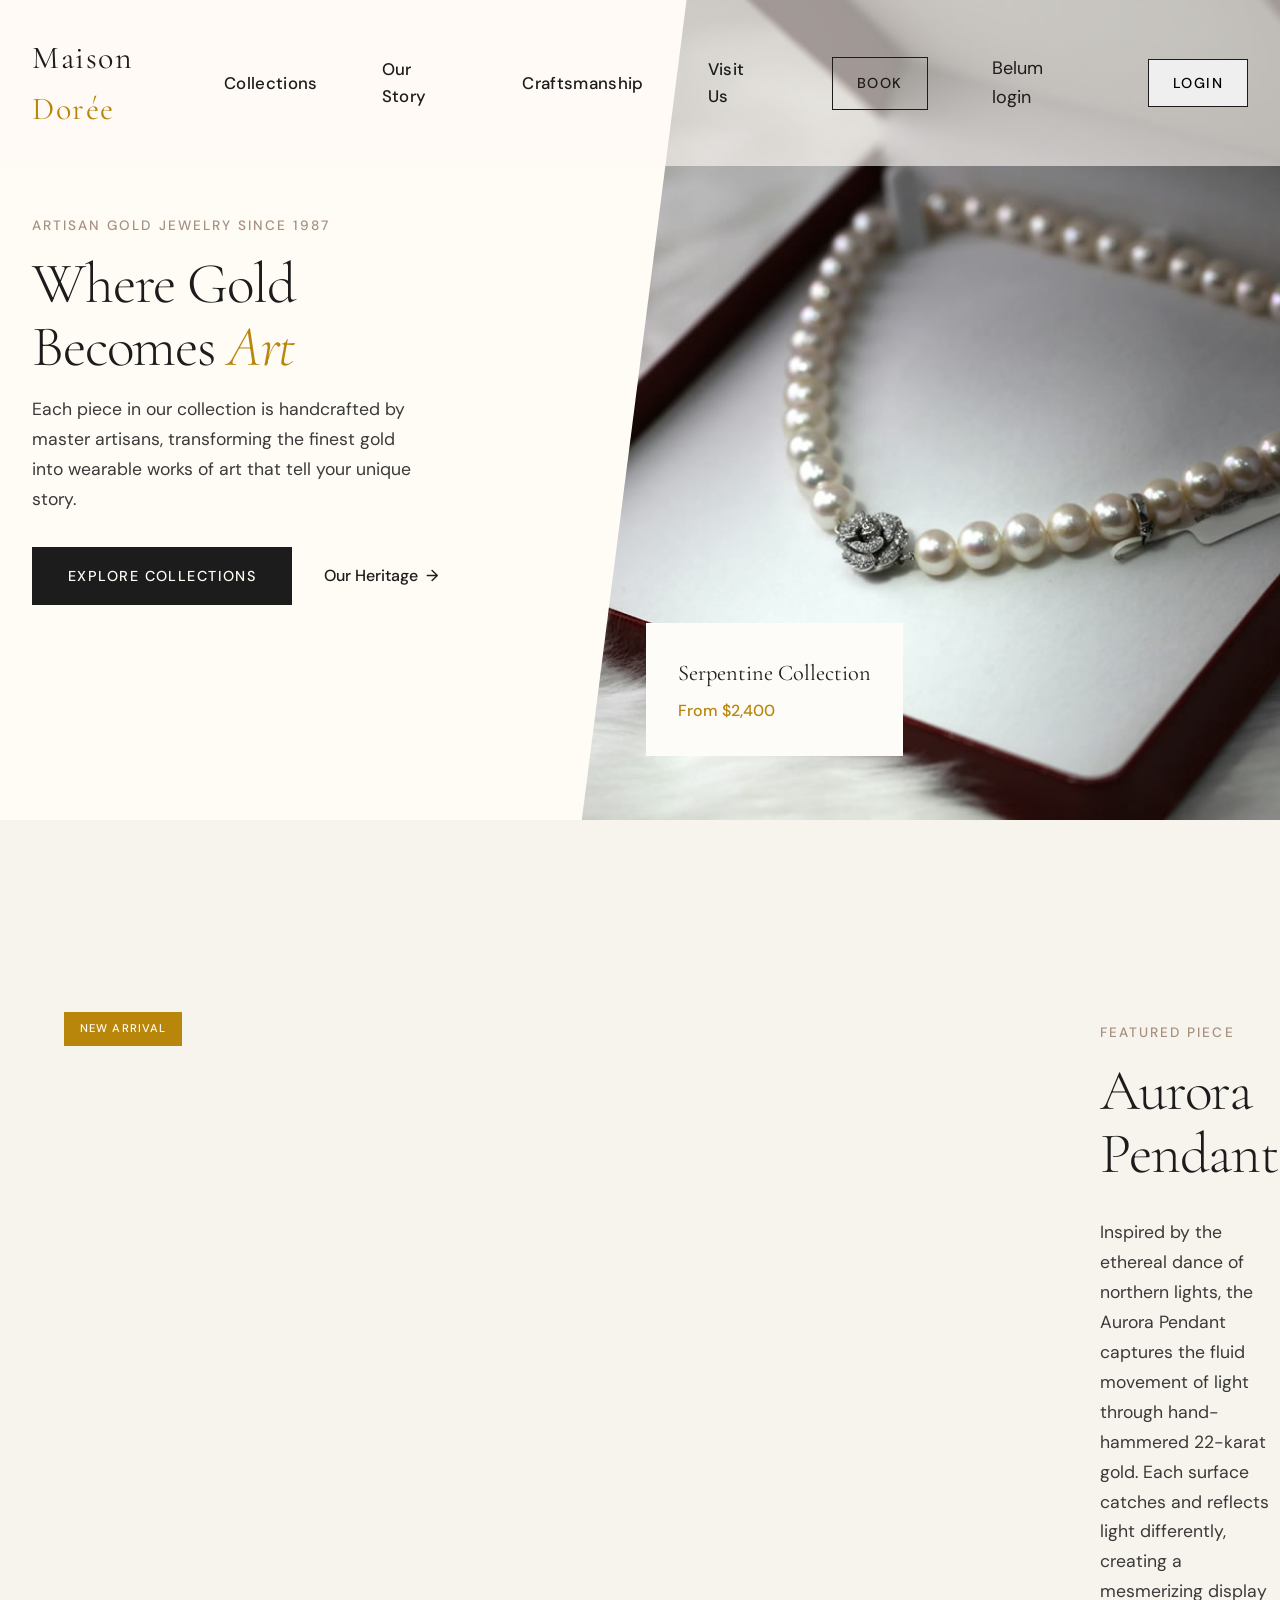
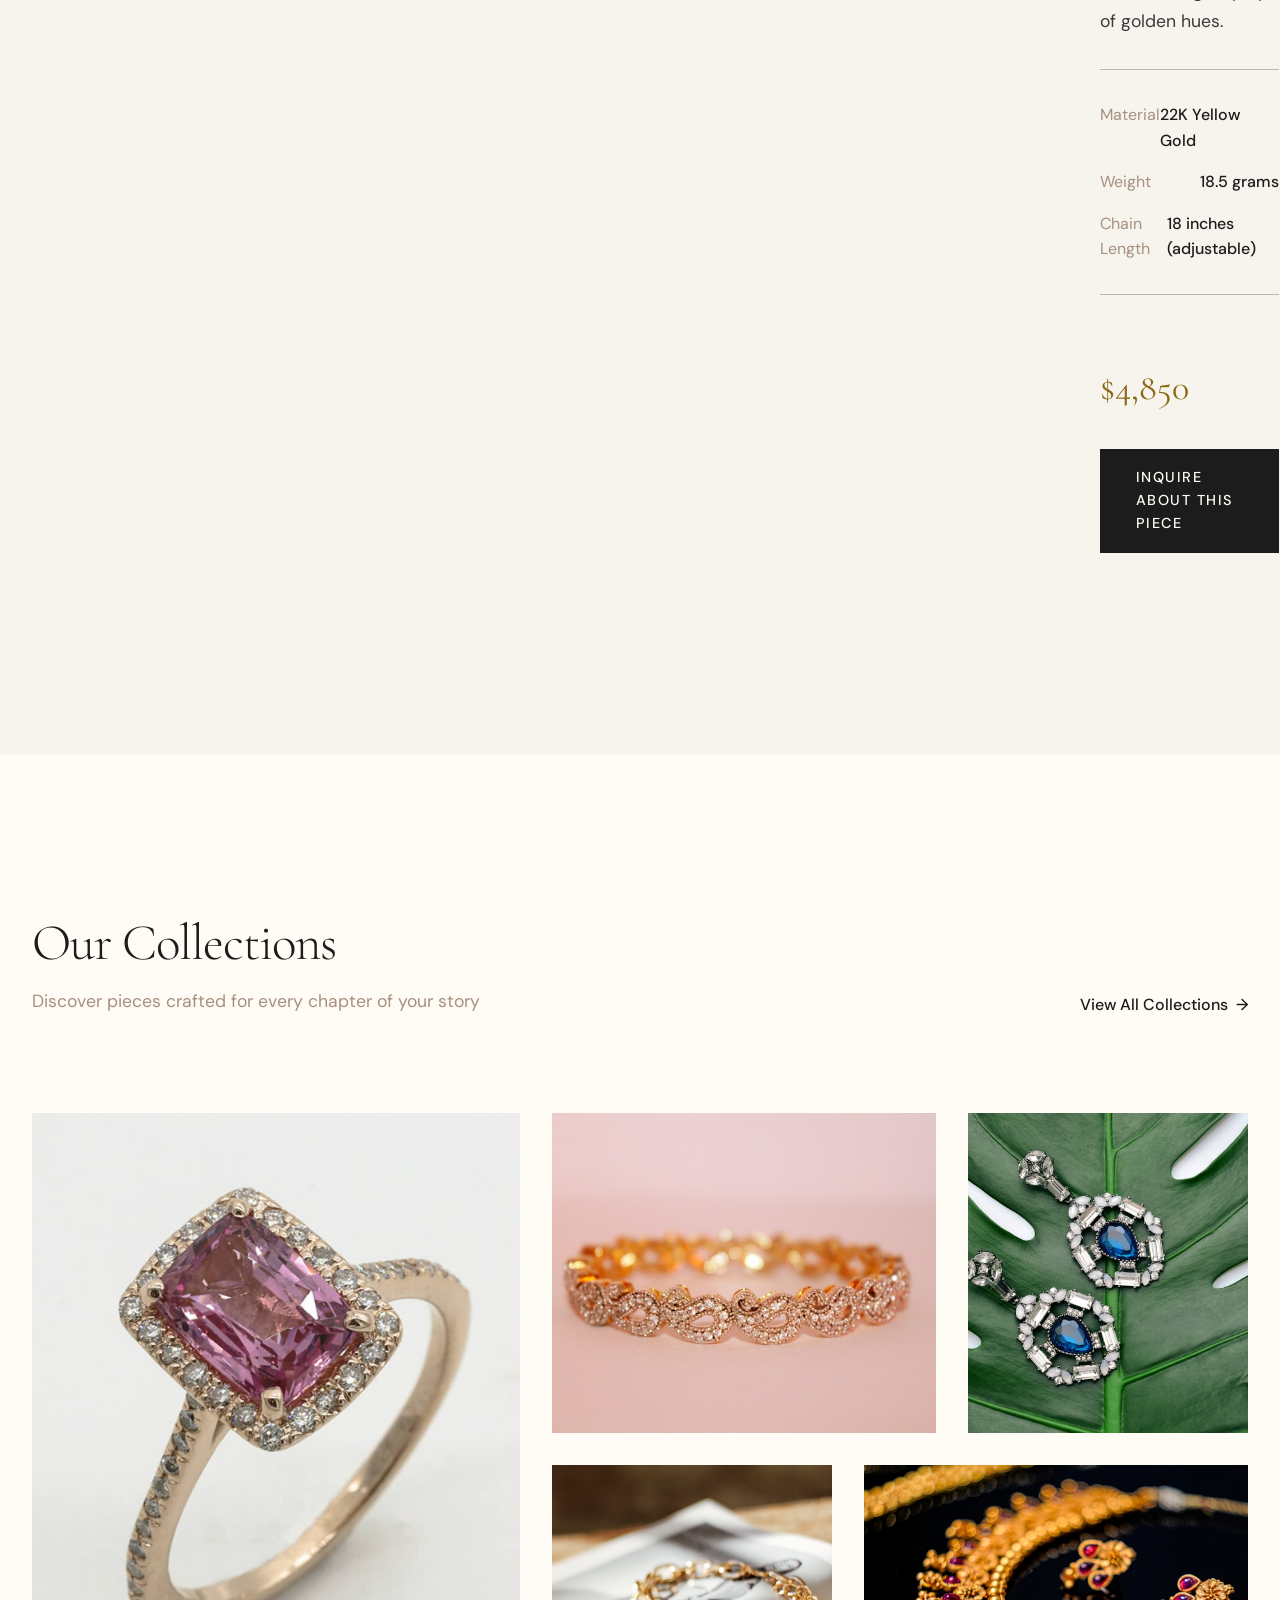
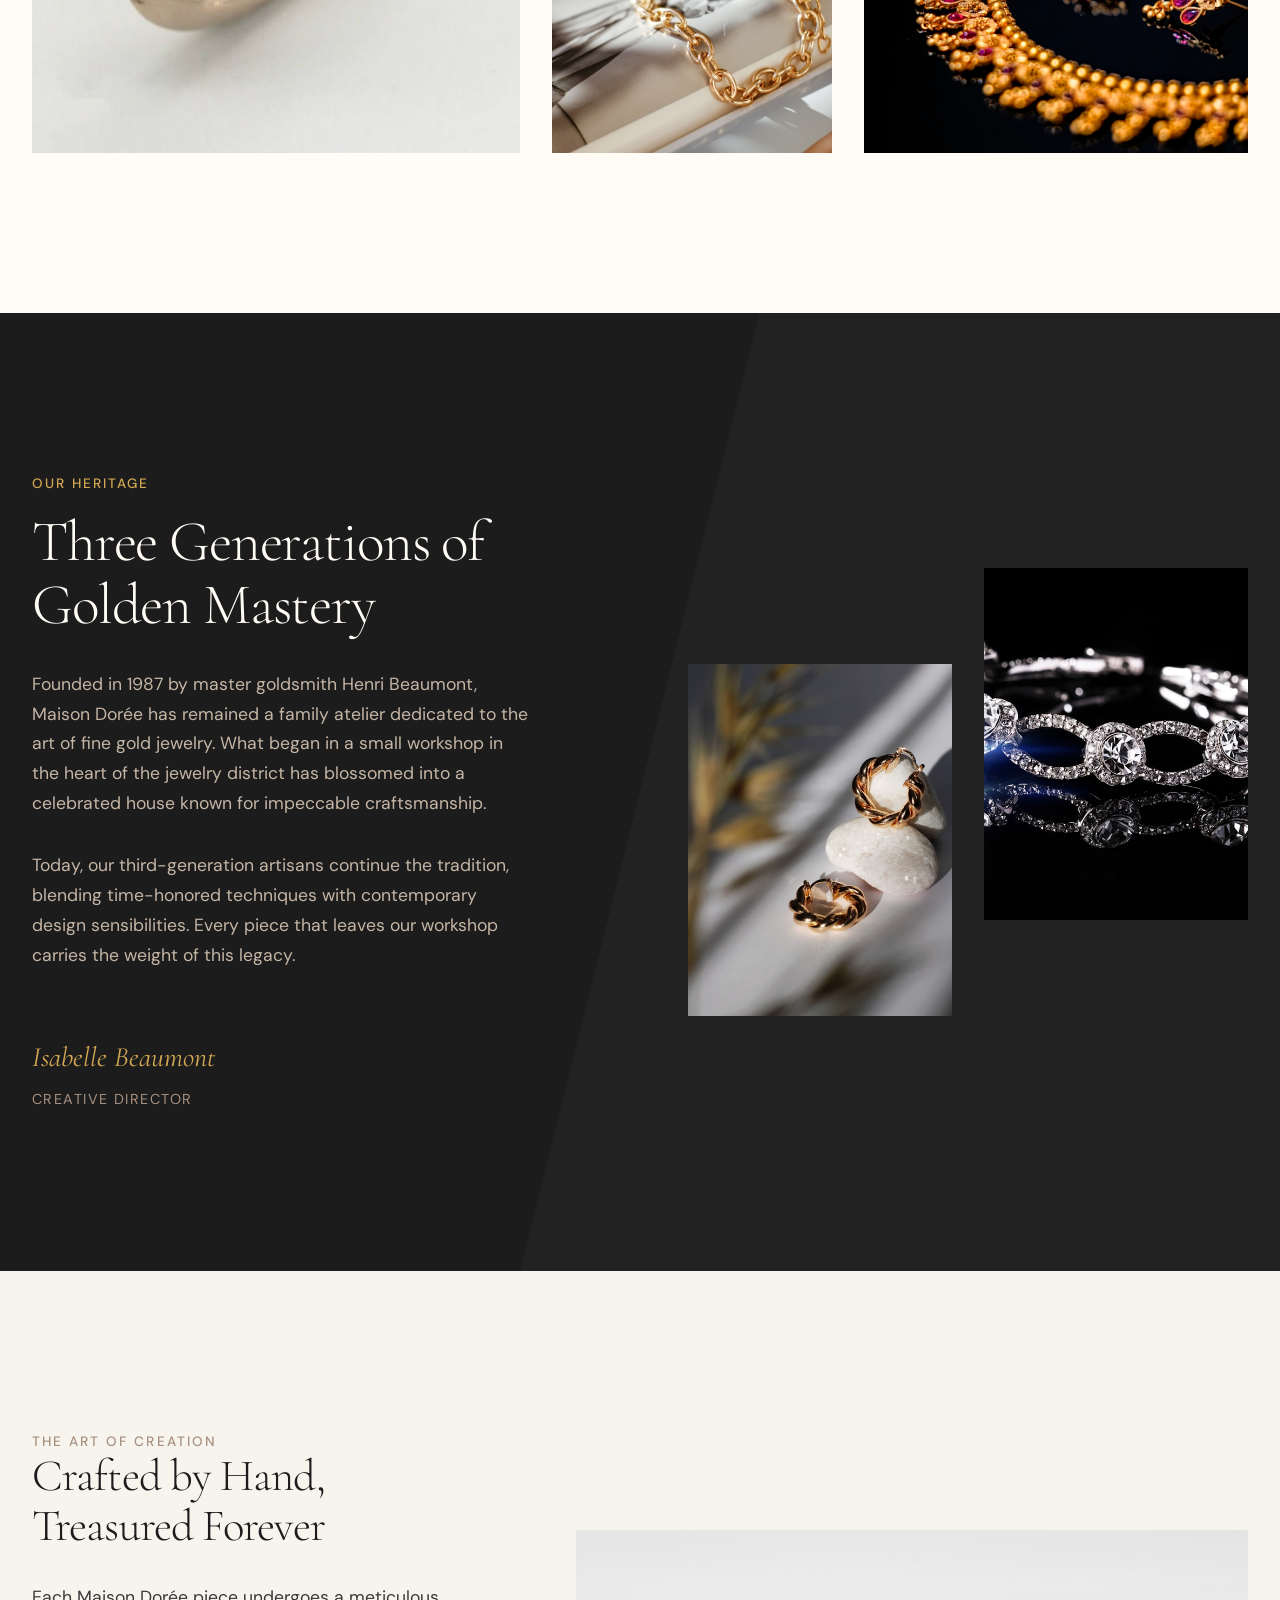
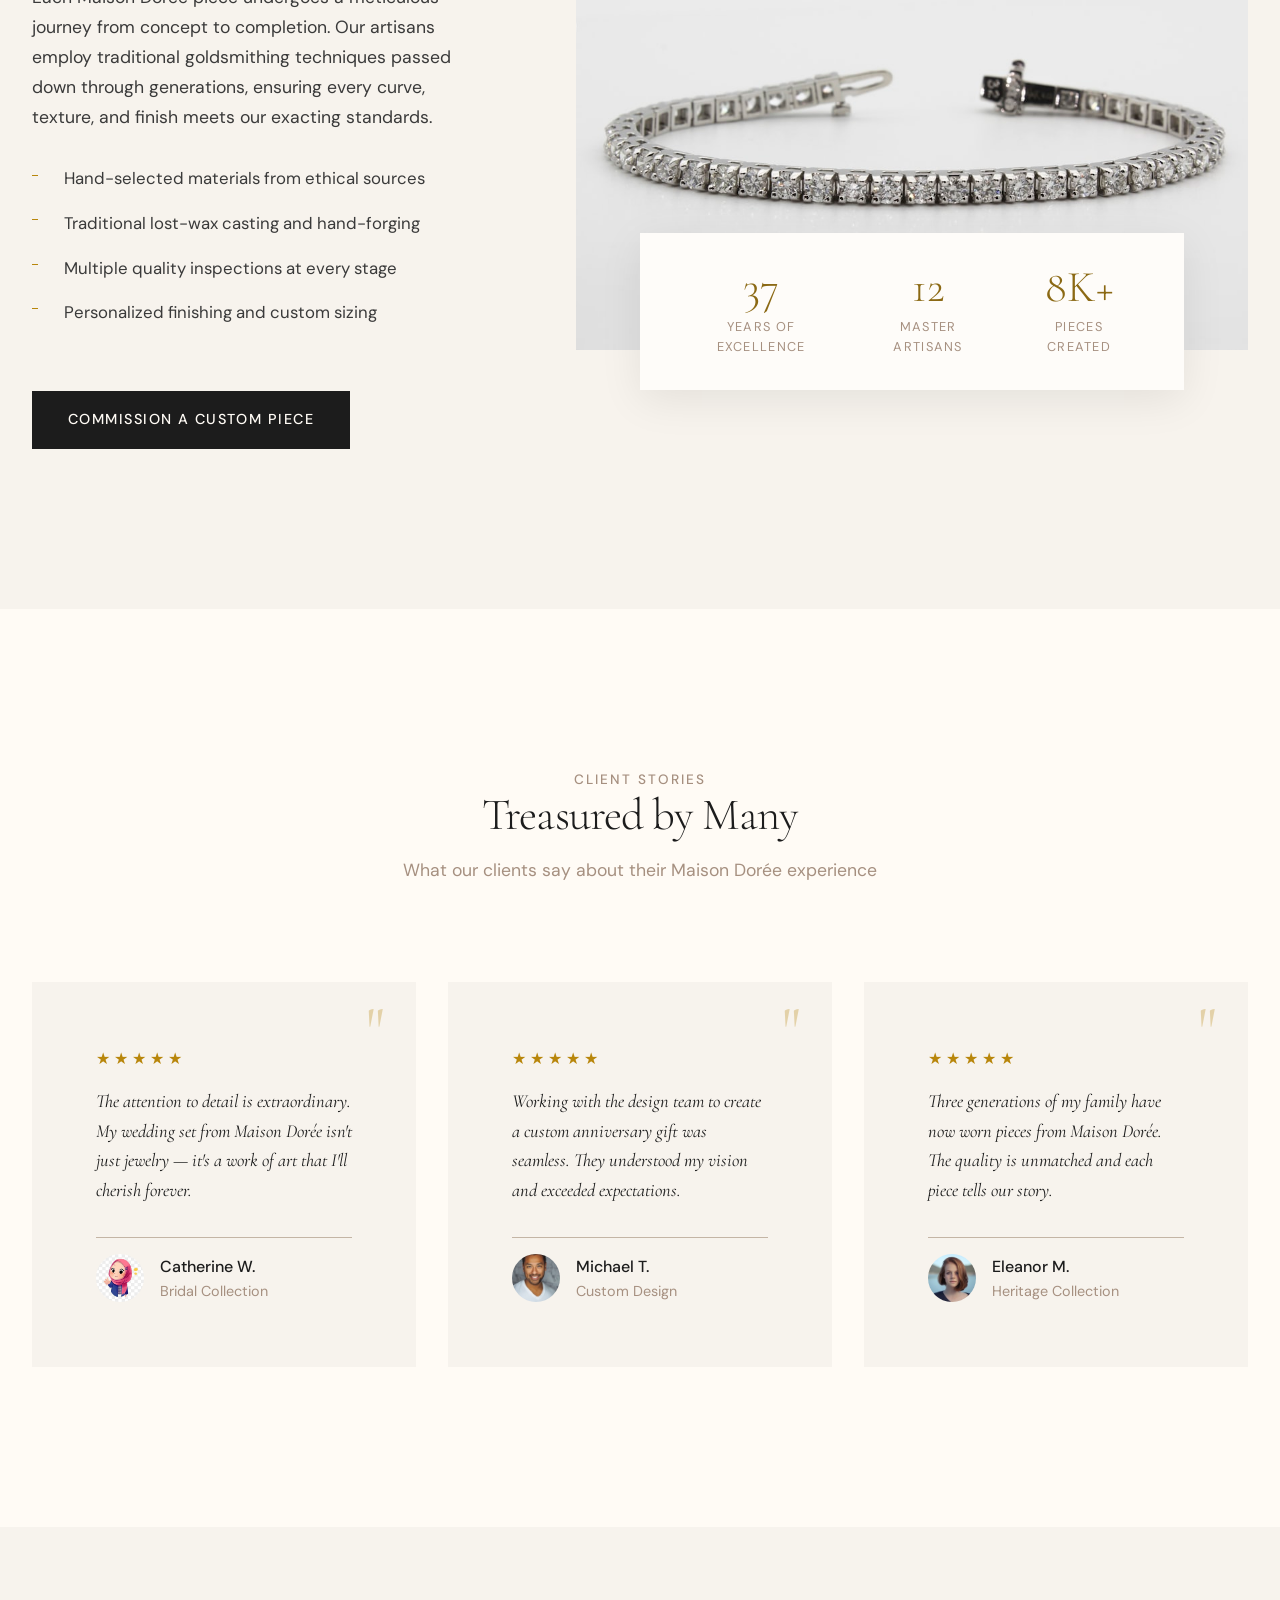
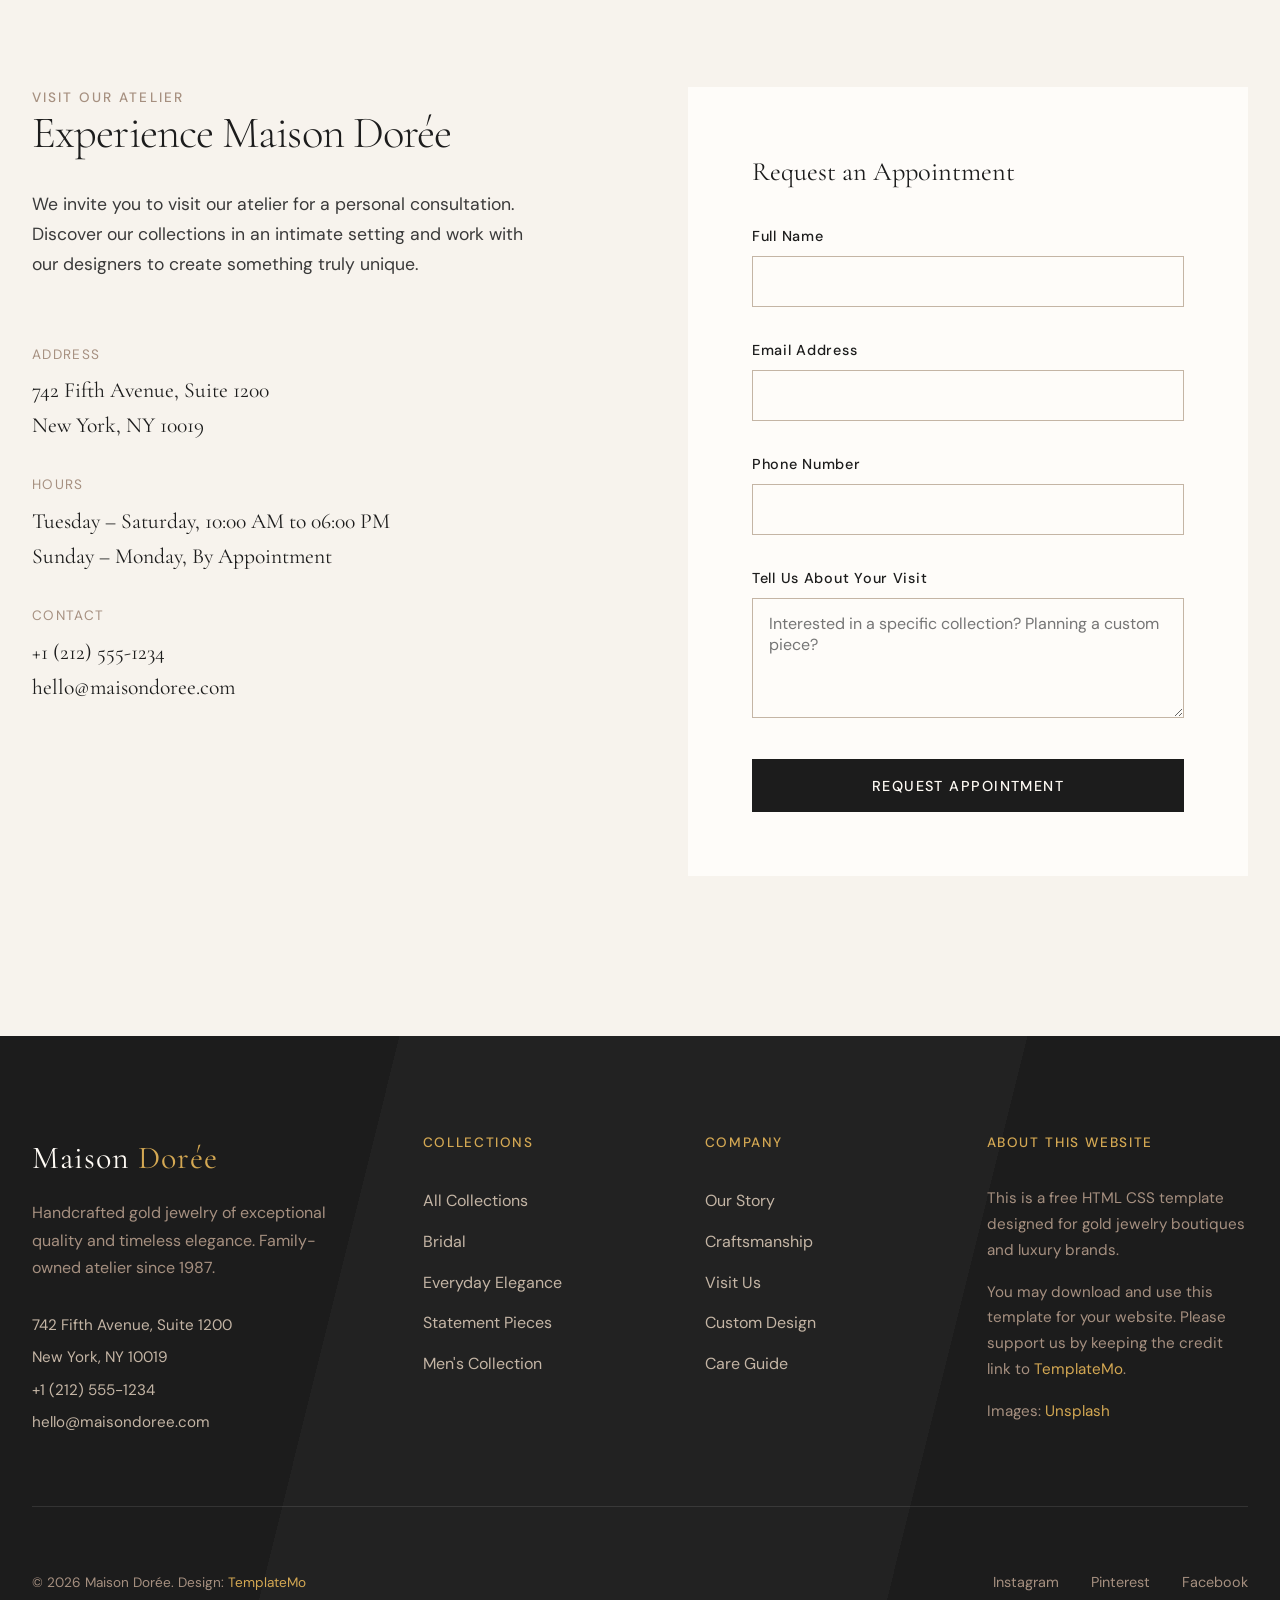
<file: index.html>
<!DOCTYPE html>
<html lang="en">
<head>
    <meta charset="UTF-8">
    <meta name="viewport" content="width=device-width, initial-scale=1.0">
    

    <title>DelTa</title>
    <link href="images/logo-delayota.jpg" rel="icon">
    <!-- Google Fonts -->
    <link rel="preconnect" href="https://fonts.googleapis.com">
    <link rel="preconnect" href="https://fonts.gstatic.com" crossorigin>
    <link href="https://fonts.googleapis.com/css2?family=Cormorant+Garamond:ital,wght@0,300;0,400;0,500;0,600;1,300;1,400&family=DM+Sans:ital,wght@0,400;0,500;0,600;1,400&display=swap" rel="stylesheet">
    <link rel="stylesheet" href="templatemo-maison-style.css">
    <!--

TemplateMo 611 Maison Doree

https://templatemo.com/tm-611-maison-doree

-->
</head>
<body>
    <!-- Header -->
    <header class="site-header" id="header">
        <div class="container">
            <div class="header-inner">
                <a href="#" class="logo">Maison <span>Dorée</span></a>
                
                <nav class="nav-main">
                    <a href="#collections">Collections</a>
                    <a href="#story">Our Story</a>
                    <a href="#craftsmanship">Craftsmanship</a>
                    <a href="#contact">Visit Us</a>
                    <a href="#contact" class="nav-cta">Book </a>
                    <p id="userInfo">Belum login</p>

<div id="authArea">
    <button onclick="goLogin()" class="nav-cta">Login</button>
</div>
                    <!-- <a href="login/index.html" class="nav-cta">Login </a> -->
                </nav>
                
                <button class="menu-toggle" id="menuToggle" aria-label="Toggle menu">
                    <span></span>
                    <span></span>
                    <span></span>
                </button>
            </div>
        </div>
    </header>
    
    <!-- Mobile Navigation -->
    <div class="mobile-overlay" id="mobileOverlay"></div>
    <nav class="mobile-nav" id="mobileNav">
        <button class="mobile-nav-close" id="mobileNavClose">×</button>
        <ul class="mobile-nav-links">
            <li><a href="#collections">Collections</a></li>
            <li><a href="#story">Our Story</a></li>
            <li><a href="#craftsmanship">Craftsmanship</a></li>
            <li><a href="#contact">Visit Us</a></li>
        </ul>
        <div class="mobile-nav-cta">
            <a href="#contact" class="btn-primary">Book Appointment</a>
             <p id="userInfo">Belum login</p>

<div id="authArea">
    <button onclick="goLogin()" class="nav-cta">Login</button>
</div>
        </div>
    </nav>
    
    <!-- Hero Section -->
    <section class="hero">
        <div class="hero-content">
            <p class="text-label hero-tagline">Artisan Gold Jewelry Since 1987</p>
            <h1 class="heading-display hero-title">
                Where Gold<br>Becomes <em>Art</em>
            </h1>
            <p class="text-body hero-description">
                Each piece in our collection is handcrafted by master artisans, 
                transforming the finest gold into wearable works of art that 
                tell your unique story.
            </p>
            <div class="hero-actions">
                <a href="#collections" class="btn-primary">Explore Collections</a>
                <a href="#story" class="btn-text">Our Heritage</a>
            </div>
        </div>
        <div class="hero-image">
            <div class="hero-slide active" data-title="Serpentine Collection" data-price="From $2,400">
                <img src="images/maison-hero-01.jpg" 
                     alt="Serpentine gold jewelry collection">
            </div>
            <div class="hero-slide" data-title="Aurora Pendant" data-price="From $4,850">
                <img src="images/maison-hero-02.jpg" 
                     alt="Aurora gold pendant necklace">
            </div>
            <div class="hero-slide" data-title="Heritage Rings" data-price="From $3,200">
                <img src="images/maison-hero-03.jpg" 
                     alt="Heritage gold ring collection">
            </div>
            <div class="hero-image-overlay">
                <p class="overlay-title" id="heroTitle">Serpentine Collection</p>
                <p class="overlay-price" id="heroPrice">From $2,400</p>
            </div>
        </div>
    </section>
    
    <!-- Featured Piece -->
    <section class="featured-piece">
        <div class="container">
            <div class="featured-grid">
                <div class="featured-image-wrapper">
                    <div class="featured-image">
                        <iframe width="972" height="547" src="https://www.youtube.com/embed/WkEpw5r_SjQ" title="*Eps.1* - *Teori Bumi Datar* - Mengapa Kian Banyak yang Percaya Bumi itu DATAR ?" frameborder="0" allow="accelerometer; autoplay; clipboard-write; encrypted-media; gyroscope; picture-in-picture; web-share" referrerpolicy="strict-origin-when-cross-origin" allowfullscreen></iframe>
                    </div>
                    <div class="featured-badge">New Arrival</div>
                </div>
                <div class="featured-content">
                    <p class="text-label featured-label">Featured Piece</p>
                    <h2 class="heading-display featured-title">
                        Aurora Pendant
                    </h2>
                    <p class="text-body featured-description">
                        Inspired by the ethereal dance of northern lights, 
                        the Aurora Pendant captures the fluid movement of light 
                        through hand-hammered 22-karat gold. Each surface catches 
                        and reflects light differently, creating a mesmerizing 
                        display of golden hues.
                    </p>
                    <div class="featured-details">
                        <div class="detail-row">
                            <span class="detail-label">Material</span>
                            <span class="detail-value">22K Yellow Gold</span>
                        </div>
                        <div class="detail-row">
                            <span class="detail-label">Weight</span>
                            <span class="detail-value">18.5 grams</span>
                        </div>
                        <div class="detail-row">
                            <span class="detail-label">Chain Length</span>
                            <span class="detail-value">18 inches (adjustable)</span>
                        </div>
                    </div>
                    <p class="featured-price">$4,850</p>
                    <a href="#contact" class="btn-primary">Inquire About This Piece</a>
                </div>
            </div>
        </div>
    </section>
    
    <!-- Collections -->
    <section class="collections" id="collections">
        <div class="container">
            <div class="section-header">
                <div class="section-header-left">
                    <h2 class="heading-display section-title">Our Collections</h2>
                    <p class="text-body section-subtitle">
                        Discover pieces crafted for every chapter of your story
                    </p>
                </div>
                <a href="#" class="btn-text">View All Collections</a>
            </div>
            
            <div class="collections-grid">
                <div class="collection-item">
                    <div class="collection-image">
                        <img src="images/maison-hero-03.jpg" 
                             alt="Bridal jewelry collection">
                    </div>
                    <div class="collection-overlay">
                        <h3 class="collection-name">Bridal</h3>
                        <p class="collection-count">24 pieces</p>
                    </div>
                </div>
                
                <div class="collection-item">
                    <div class="collection-image">
                        <img src="images/maison-doree-01.jpg" 
                             alt="Everyday gold jewelry">
                    </div>
                    <div class="collection-overlay">
                        <h3 class="collection-name">Everyday Elegance</h3>
                        <p class="collection-count">36 pieces</p>
                    </div>
                </div>
                
                <div class="collection-item">
                    <div class="collection-image">
                        <img src="images/maison-doree-02.jpg" 
                             alt="Statement gold pieces">
                    </div>
                    <div class="collection-overlay">
                        <h3 class="collection-name">Statement</h3>
                        <p class="collection-count">18 pieces</p>
                    </div>
                </div>
                
                <div class="collection-item">
                    <div class="collection-image">
                        <img src="images/maison-doree-03.jpg" 
                             alt="Heritage collection">
                    </div>
                    <div class="collection-overlay">
                        <h3 class="collection-name">Heritage</h3>
                        <p class="collection-count">12 pieces</p>
                    </div>
                </div>
                
                <div class="collection-item">
                    <div class="collection-image">
                        <img src="images/maison-doree-04.jpg" 
                             alt="Men's gold collection">
                    </div>
                    <div class="collection-overlay">
                        <h3 class="collection-name">Men's Collection</h3>
                        <p class="collection-count">15 pieces</p>
                    </div>
                </div>
            </div>
        </div>
    </section>
    
    <!-- Our Story -->
    <section class="story" id="story">
        <div class="container">
            <div class="story-grid">
                <div class="story-content">
                    <p class="text-label story-label">Our Heritage</p>
                    <h2 class="heading-display story-title">
                        Three Generations of Golden Mastery
                    </h2>
                    <p class="text-body story-text">
                        Founded in 1987 by master goldsmith Henri Beaumont, 
                        Maison Dorée has remained a family atelier dedicated to 
                        the art of fine gold jewelry. What began in a small 
                        workshop in the heart of the jewelry district has 
                        blossomed into a celebrated house known for impeccable 
                        craftsmanship.
                    </p>
                    <p class="text-body story-text">
                        Today, our third-generation artisans continue the 
                        tradition, blending time-honored techniques with 
                        contemporary design sensibilities. Every piece that 
                        leaves our workshop carries the weight of this legacy.
                    </p>
                    <div class="story-signature">
                        <p class="signature-name">Isabelle Beaumont</p>
                        <p class="signature-title">Creative Director</p>
                    </div>
                </div>
                <div class="story-images">
                    <div class="story-image">
                        <img src="images/maison-doree-05.jpg" 
                             alt="Goldsmith at work">
                    </div>
                    <div class="story-image">
                        <img src="images/maison-doree-06.jpg" 
                             alt="Jewelry crafting detail">
                    </div>
                </div>
            </div>
        </div>
    </section>
    
    <!-- Craftsmanship -->
    <section class="craftsmanship" id="craftsmanship">
        <div class="container">
            <div class="craft-grid">
                <div class="craft-content">
                    <p class="text-label">The Art of Creation</p>
                    <h2 class="heading-display craft-title">
                        Crafted by Hand, Treasured Forever
                    </h2>
                    <p class="text-body craft-text">
                        Each Maison Dorée piece undergoes a meticulous journey 
                        from concept to completion. Our artisans employ 
                        traditional goldsmithing techniques passed down through 
                        generations, ensuring every curve, texture, and finish 
                        meets our exacting standards.
                    </p>
                    <ul class="craft-list text-body">
                        <li>Hand-selected materials from ethical sources</li>
                        <li>Traditional lost-wax casting and hand-forging</li>
                        <li>Multiple quality inspections at every stage</li>
                        <li>Personalized finishing and custom sizing</li>
                    </ul>
                    <a href="#contact" class="btn-primary">Commission a Custom Piece</a>
                </div>
                <div class="craft-image-wrapper">
                    <div class="craft-image">
                        <img src="images/maison-doree-07.jpg" 
                             alt="Jewelry craftsmanship workshop">
                    </div>
                    <div class="craft-stats">
                        <div class="stat-item">
                            <p class="stat-number">37</p>
                            <p class="stat-label">Years of Excellence</p>
                        </div>
                        <div class="stat-item">
                            <p class="stat-number">12</p>
                            <p class="stat-label">Master Artisans</p>
                        </div>
                        <div class="stat-item">
                            <p class="stat-number">8K+</p>
                            <p class="stat-label">Pieces Created</p>
                        </div>
                    </div>
                </div>
            </div>
        </div>
    </section>
    
    <!-- Testimonials -->
    <section class="testimonials">
        <div class="container">
            <div class="testimonials-header">
                <p class="text-label">Client Stories</p>
                <h2 class="heading-display testimonials-title">Treasured by Many</h2>
                <p class="text-body testimonials-subtitle">What our clients say about their Maison Dorée experience</p>
            </div>
            
            <div class="testimonials-grid">
                <div class="testimonial-card">
                    <div class="testimonial-stars">
                        <span>★</span><span>★</span><span>★</span><span>★</span><span>★</span>
                    </div>
                    <p class="testimonial-text">
                        The attention to detail is extraordinary. My wedding set from Maison Dorée isn't just jewelry — it's a work of art that I'll cherish forever.
                    </p>
                    <div class="testimonial-author">
                        <div class="testimonial-avatar">
                            <img src="images/avatar-01.jpg" alt="Catherine W.">
                        </div>
                        <div class="testimonial-info">
                            <p class="testimonial-name">Catherine W.</p>
                            <p class="testimonial-detail">Bridal Collection</p>
                        </div>
                    </div>
                </div>
                
                <div class="testimonial-card">
                    <div class="testimonial-stars">
                        <span>★</span><span>★</span><span>★</span><span>★</span><span>★</span>
                    </div>
                    <p class="testimonial-text">
                        Working with the design team to create a custom anniversary gift was seamless. They understood my vision and exceeded expectations.
                    </p>
                    <div class="testimonial-author">
                        <div class="testimonial-avatar">
                            <img src="images/avatar-02.jpg" alt="Michael T.">
                        </div>
                        <div class="testimonial-info">
                            <p class="testimonial-name">Michael T.</p>
                            <p class="testimonial-detail">Custom Design</p>
                        </div>
                    </div>
                </div>
                
                <div class="testimonial-card">
                    <div class="testimonial-stars">
                        <span>★</span><span>★</span><span>★</span><span>★</span><span>★</span>
                    </div>
                    <p class="testimonial-text">
                        Three generations of my family have now worn pieces from Maison Dorée. The quality is unmatched and each piece tells our story.
                    </p>
                    <div class="testimonial-author">
                        <div class="testimonial-avatar">
                            <img src="images/avatar-03.jpg" alt="Eleanor M.">
                        </div>
                        <div class="testimonial-info">
                            <p class="testimonial-name">Eleanor M.</p>
                            <p class="testimonial-detail">Heritage Collection</p>
                        </div>
                    </div>
                </div>
            </div>
        </div>
    </section>
    
    <!-- Contact -->
    <section class="contact" id="contact">
        <div class="container">
            <div class="contact-grid">
                <div class="contact-content">
                    <p class="text-label">Visit Our Atelier</p>
                    <h2 class="heading-display contact-title">
                        Experience Maison Dorée
                    </h2>
                    <p class="text-body contact-text">
                        We invite you to visit our atelier for a personal 
                        consultation. Discover our collections in an intimate 
                        setting and work with our designers to create something 
                        truly unique.
                    </p>
                    
                    <div class="contact-details">
                        <div class="contact-item">
                            <p class="contact-item-label">Address</p>
                            <p class="contact-item-value">
                                742 Fifth Avenue, Suite 1200<br>
                                New York, NY 10019
                            </p>
                        </div>
                        <div class="contact-item">
                            <p class="contact-item-label">Hours</p>
                            <p class="contact-item-value">
                                Tuesday – Saturday, 10:00 AM to 06:00 PM<br>
                                Sunday – Monday, By Appointment
                            </p>
                        </div>
                        <div class="contact-item">
                            <p class="contact-item-label">Contact</p>
                            <p class="contact-item-value">
                                <a href="tel:+12125551234">+1 (212) 555-1234</a><br>
                                <a href="mailto:hello@maisondoree.com">hello@maisondoree.com</a>
                            </p>
                        </div>
                    </div>
                </div>
                
                <div class="contact-form-wrapper">
                    <h3 class="form-title">Request an Appointment</h3>
                    <form id="appointmentForm">
                        <div class="form-group">
                            <label class="form-label" for="name">Full Name</label>
                            <input type="text" id="name" name="name" class="form-input" required>
                        </div>
                        <div class="form-group">
                            <label class="form-label" for="email">Email Address</label>
                            <input type="email" id="email" name="email" class="form-input" required>
                        </div>
                        <div class="form-group">
                            <label class="form-label" for="phone">Phone Number</label>
                            <input type="tel" id="phone" name="phone" class="form-input">
                        </div>
                        <div class="form-group">
                            <label class="form-label" for="message">Tell Us About Your Visit</label>
                            <textarea id="message" name="message" class="form-textarea" 
                                placeholder="Interested in a specific collection? Planning a custom piece?"></textarea>
                        </div>
                        <button type="submit" class="form-submit">Request Appointment</button>
                    </form>
                </div>
            </div>
        </div>
    </section>
    
    <!-- Footer -->
    <footer class="site-footer">
        <div class="container">
            <div class="footer-grid">
                <!-- Column 1: Brand & Contact -->
                <div class="footer-brand">
                    <p class="footer-logo">Maison <span>Dorée</span></p>
                    <p class="footer-tagline">
                        Handcrafted gold jewelry of exceptional quality and timeless elegance. Family-owned atelier since 1987.
                    </p>
                    <div class="footer-contact-info">
                        <p>742 Fifth Avenue, Suite 1200</p>
                        <p>New York, NY 10019</p>
                        <p><a href="tel:+12125551234">+1 (212) 555-1234</a></p>
                        <p><a href="mailto:hello@maisondoree.com">hello@maisondoree.com</a></p>
                    </div>
                </div>
                
                <!-- Column 2: Quick Links -->
                <div class="footer-column">
                    <h4 class="footer-column-title">Collections</h4>
                    <ul class="footer-links">
                        <li><a href="#collections">All Collections</a></li>
                        <li><a href="#">Bridal</a></li>
                        <li><a href="#">Everyday Elegance</a></li>
                        <li><a href="#">Statement Pieces</a></li>
                        <li><a href="#">Men's Collection</a></li>
                    </ul>
                </div>
                
                <!-- Column 3: Company -->
                <div class="footer-column">
                    <h4 class="footer-column-title">Company</h4>
                    <ul class="footer-links">
                        <li><a href="#story">Our Story</a></li>
                        <li><a href="#craftsmanship">Craftsmanship</a></li>
                        <li><a href="#contact">Visit Us</a></li>
                        <li><a href="#">Custom Design</a></li>
                        <li><a href="#">Care Guide</a></li>
                    </ul>
                </div>
                
                <!-- Column 4: About This Website -->
                <div class="footer-column footer-about">
                    <h4 class="footer-column-title">About This Website</h4>
                    <p>
                        This is a free HTML CSS template designed for gold jewelry boutiques and luxury brands.
                    </p>
                    <p>
                        You may download and use this template for your website. Please support us by keeping the credit link to <a href="https://templatemo.com" target="_blank">TemplateMo</a>.
                    </p>
                    <p>
                        Images: <a href="https://unsplash.com" target="_blank">Unsplash</a>
                    </p>
                </div>
            </div>
            
            <!-- Footer Bottom -->
            <div class="footer-bottom">
                <p class="footer-copyright">© 2026 Maison Dorée. Design: <a href="https://templatemo.com" target="_blank" rel="nofollow">TemplateMo</a></p>
                <div class="footer-social">
                    <a href="#">Instagram</a>
                    <a href="#">Pinterest</a>
                    <a href="#">Facebook</a>
                </div>
            </div>
        </div>
    </footer>
    <script src="templatemo-maison-doree.js"></script>
      <script src="login/js/welcome.js"></script>
</body>
</html>
</file>
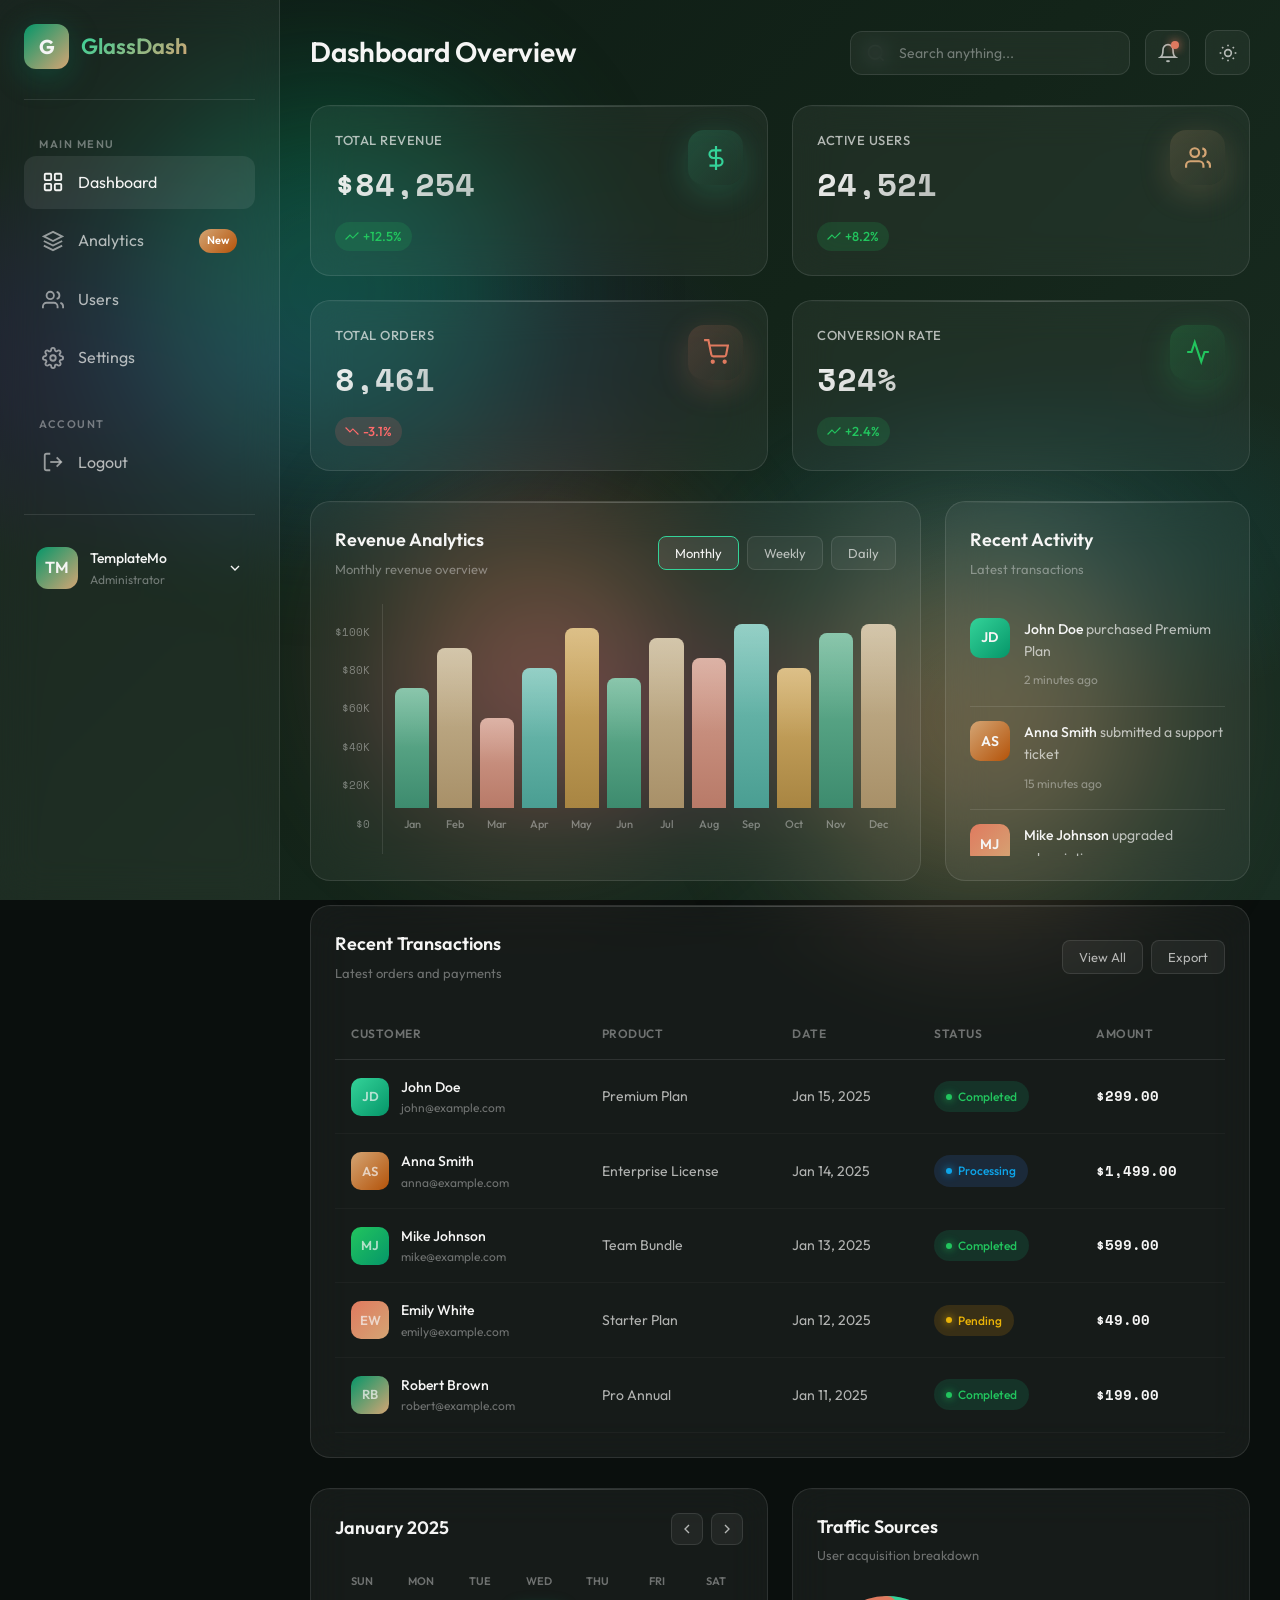
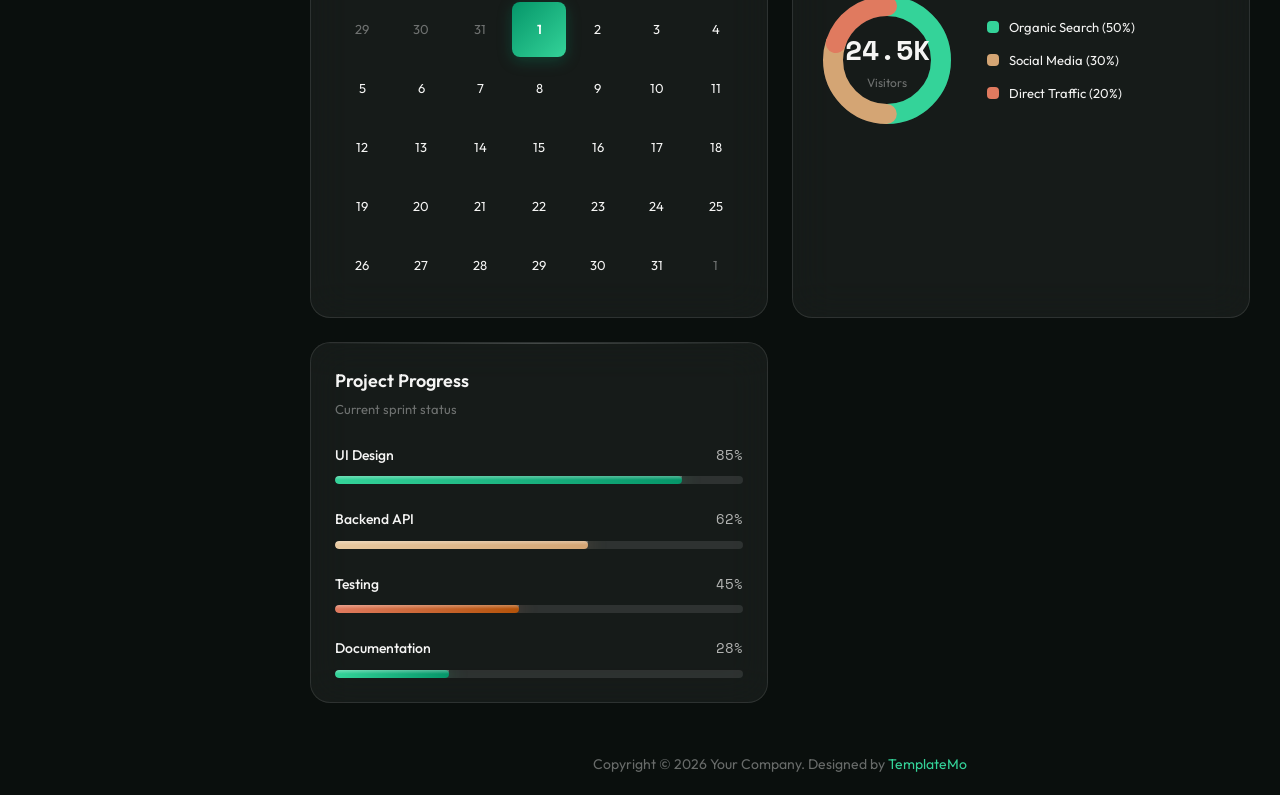
<file: admin/index.html>
<!DOCTYPE html>
<html lang="en">
<head>
    <meta charset="UTF-8">
    <meta name="viewport" content="width=device-width, initial-scale=1.0">
    <title>GlassAdmin Dashboard - 3D Glassmorphism Dashboard</title>
    <meta name="description" content="3D Glassmorphism Dashboard Template by TemplateMo">
    <link rel="preconnect" href="https://fonts.googleapis.com">
    <link rel="preconnect" href="https://fonts.gstatic.com" crossorigin>
    <link href="https://fonts.googleapis.com/css2?family=Outfit:wght@300;400;500;600;700&family=Space+Mono:wght@400;700&display=swap" rel="stylesheet">
    <link rel="stylesheet" href="templatemo-glass-admin-style.css">
    <!--

TemplateMo 607 Glass Admin

https://templatemo.com/tm-607-glass-admin

-->
</head>
<body>
    <!-- Animated Background -->
    <div class="background"></div>
    <div class="orb orb-1"></div>
    <div class="orb orb-2"></div>
    <div class="orb orb-3"></div>

    <div class="dashboard">
        <!-- Sidebar -->
        <aside class="sidebar" id="sidebar">
            <div class="sidebar-header">
                <div class="logo">G</div>
                <span class="logo-text">GlassDash</span>
            </div>

            <ul class="nav-menu">
                <li class="nav-section">
                    <span class="nav-section-title">Main Menu</span>
                    <ul>
                        <li class="nav-item">
                            <a href="index.html" class="nav-link active">
                                <svg class="nav-icon" viewBox="0 0 24 24" fill="none" stroke="currentColor" stroke-width="2">
                                    <rect x="3" y="3" width="7" height="7" rx="1"/>
                                    <rect x="14" y="3" width="7" height="7" rx="1"/>
                                    <rect x="3" y="14" width="7" height="7" rx="1"/>
                                    <rect x="14" y="14" width="7" height="7" rx="1"/>
                                </svg>
                                Dashboard
                            </a>
                        </li>
                        <li class="nav-item">
                            <a href="analytics.html" class="nav-link">
                                <svg class="nav-icon" viewBox="0 0 24 24" fill="none" stroke="currentColor" stroke-width="2">
                                    <path d="M12 2L2 7l10 5 10-5-10-5z"/>
                                    <path d="M2 17l10 5 10-5"/>
                                    <path d="M2 12l10 5 10-5"/>
                                </svg>
                                Analytics
                                <span class="nav-badge">New</span>
                            </a>
                        </li>
                        <li class="nav-item">
                            <a href="users.html" class="nav-link">
                                <svg class="nav-icon" viewBox="0 0 24 24" fill="none" stroke="currentColor" stroke-width="2">
                                    <path d="M17 21v-2a4 4 0 0 0-4-4H5a4 4 0 0 0-4 4v2"/>
                                    <circle cx="9" cy="7" r="4"/>
                                    <path d="M23 21v-2a4 4 0 0 0-3-3.87"/>
                                    <path d="M16 3.13a4 4 0 0 1 0 7.75"/>
                                </svg>
                                Users
                            </a>
                        </li>
                        <li class="nav-item">
                            <a href="settings.html" class="nav-link">
                                <svg class="nav-icon" viewBox="0 0 24 24" fill="none" stroke="currentColor" stroke-width="2">
                                    <circle cx="12" cy="12" r="3"/>
                                    <path d="M19.4 15a1.65 1.65 0 0 0 .33 1.82l.06.06a2 2 0 0 1 0 2.83 2 2 0 0 1-2.83 0l-.06-.06a1.65 1.65 0 0 0-1.82-.33 1.65 1.65 0 0 0-1 1.51V21a2 2 0 0 1-2 2 2 2 0 0 1-2-2v-.09A1.65 1.65 0 0 0 9 19.4a1.65 1.65 0 0 0-1.82.33l-.06.06a2 2 0 0 1-2.83 0 2 2 0 0 1 0-2.83l.06-.06a1.65 1.65 0 0 0 .33-1.82 1.65 1.65 0 0 0-1.51-1H3a2 2 0 0 1-2-2 2 2 0 0 1 2-2h.09A1.65 1.65 0 0 0 4.6 9a1.65 1.65 0 0 0-.33-1.82l-.06-.06a2 2 0 0 1 0-2.83 2 2 0 0 1 2.83 0l.06.06a1.65 1.65 0 0 0 1.82.33H9a1.65 1.65 0 0 0 1-1.51V3a2 2 0 0 1 2-2 2 2 0 0 1 2 2v.09a1.65 1.65 0 0 0 1 1.51 1.65 1.65 0 0 0 1.82-.33l.06-.06a2 2 0 0 1 2.83 0 2 2 0 0 1 0 2.83l-.06.06a1.65 1.65 0 0 0-.33 1.82V9a1.65 1.65 0 0 0 1.51 1H21a2 2 0 0 1 2 2 2 2 0 0 1-2 2h-.09a1.65 1.65 0 0 0-1.51 1z"/>
                                </svg>
                                Settings
                            </a>
                        </li>
                    </ul>
                </li>

                <li class="nav-section">
                    <span class="nav-section-title">Account</span>
                    <ul>
                        <li class="nav-item">
                            <a href="login.html" class="nav-link">
                                <svg class="nav-icon" viewBox="0 0 24 24" fill="none" stroke="currentColor" stroke-width="2">
                                    <path d="M9 21H5a2 2 0 0 1-2-2V5a2 2 0 0 1 2-2h4"/>
                                    <polyline points="16 17 21 12 16 7"/>
                                    <line x1="21" y1="12" x2="9" y2="12"/>
                                </svg>
                                Logout
                            </a>
                        </li>
                    </ul>
                </li>
            </ul>

            <div class="sidebar-footer">
                <div class="user-profile">
                    <div class="user-avatar">TM</div>
                    <div class="user-info">
                        <div class="user-name">TemplateMo</div>
                        <div class="user-role">Administrator</div>
                    </div>
                    <svg width="16" height="16" viewBox="0 0 24 24" fill="none" stroke="currentColor" stroke-width="2">
                        <polyline points="6 9 12 15 18 9"/>
                    </svg>
                </div>
            </div>
        </aside>

        <!-- Main Content -->
        <main class="main-content">
            <!-- Top Navbar -->
            <nav class="navbar">
                <h1 class="page-title">Dashboard Overview</h1>
                <div class="navbar-right">
                    <div class="search-box">
                        <svg class="search-icon" viewBox="0 0 24 24" fill="none" stroke="currentColor" stroke-width="2">
                            <circle cx="11" cy="11" r="8"/>
                            <line x1="21" y1="21" x2="16.65" y2="16.65"/>
                        </svg>
                        <input type="text" class="search-input" placeholder="Search anything...">
                    </div>
                    <button class="nav-btn">
                        <svg viewBox="0 0 24 24" fill="none" stroke="currentColor" stroke-width="2">
                            <path d="M18 8A6 6 0 0 0 6 8c0 7-3 9-3 9h18s-3-2-3-9"/>
                            <path d="M13.73 21a2 2 0 0 1-3.46 0"/>
                        </svg>
                        <span class="notification-dot"></span>
                    </button>
                    <button class="nav-btn" id="theme-toggle" title="Toggle Light/Dark Mode">
                        <svg class="icon-sun" viewBox="0 0 24 24" fill="none" stroke="currentColor" stroke-width="2">
                            <circle cx="12" cy="12" r="4"/>
                            <path d="M12 2v2"/><path d="M12 20v2"/>
                            <path d="M4.93 4.93l1.41 1.41"/><path d="M17.66 17.66l1.41 1.41"/>
                            <path d="M2 12h2"/><path d="M20 12h2"/>
                            <path d="M6.34 17.66l-1.41 1.41"/><path d="M19.07 4.93l-1.41 1.41"/>
                        </svg>
                        <svg class="icon-moon" viewBox="0 0 24 24" fill="none" stroke="currentColor" stroke-width="2" style="display: none;">
                            <path d="M21 12.79A9 9 0 1 1 11.21 3 7 7 0 0 0 21 12.79z"/>
                        </svg>
                    </button>
                </div>
            </nav>

            <!-- Stats Cards -->
            <section class="stats-grid">
                <div class="glass-card glass-card-3d stat-card">
                    <div class="stat-card-inner">
                        <div class="stat-info">
                            <h3>Total Revenue</h3>
                            <div class="stat-value">$84,254</div>
                            <span class="stat-change positive">
                                <svg width="14" height="14" viewBox="0 0 24 24" fill="none" stroke="currentColor" stroke-width="2"><polyline points="23 6 13.5 15.5 8.5 10.5 1 18"/></svg>
                                +12.5%
                            </span>
                        </div>
                        <div class="stat-icon cyan">
                            <svg viewBox="0 0 24 24" fill="none" stroke="var(--emerald-light)" stroke-width="2">
                                <line x1="12" y1="1" x2="12" y2="23"/><path d="M17 5H9.5a3.5 3.5 0 0 0 0 7h5a3.5 3.5 0 0 1 0 7H6"/>
                            </svg>
                        </div>
                    </div>
                </div>

                <div class="glass-card glass-card-3d stat-card">
                    <div class="stat-card-inner">
                        <div class="stat-info">
                            <h3>Active Users</h3>
                            <div class="stat-value">24,521</div>
                            <span class="stat-change positive">
                                <svg width="14" height="14" viewBox="0 0 24 24" fill="none" stroke="currentColor" stroke-width="2"><polyline points="23 6 13.5 15.5 8.5 10.5 1 18"/></svg>
                                +8.2%
                            </span>
                        </div>
                        <div class="stat-icon magenta">
                            <svg viewBox="0 0 24 24" fill="none" stroke="var(--gold)" stroke-width="2">
                                <path d="M17 21v-2a4 4 0 0 0-4-4H5a4 4 0 0 0-4 4v2"/><circle cx="9" cy="7" r="4"/>
                                <path d="M23 21v-2a4 4 0 0 0-3-3.87"/><path d="M16 3.13a4 4 0 0 1 0 7.75"/>
                            </svg>
                        </div>
                    </div>
                </div>

                <div class="glass-card glass-card-3d stat-card">
                    <div class="stat-card-inner">
                        <div class="stat-info">
                            <h3>Total Orders</h3>
                            <div class="stat-value">8,461</div>
                            <span class="stat-change negative">
                                <svg width="14" height="14" viewBox="0 0 24 24" fill="none" stroke="currentColor" stroke-width="2"><polyline points="23 18 13.5 8.5 8.5 13.5 1 6"/></svg>
                                -3.1%
                            </span>
                        </div>
                        <div class="stat-icon purple">
                            <svg viewBox="0 0 24 24" fill="none" stroke="var(--coral)" stroke-width="2">
                                <circle cx="9" cy="21" r="1"/><circle cx="20" cy="21" r="1"/>
                                <path d="M1 1h4l2.68 13.39a2 2 0 0 0 2 1.61h9.72a2 2 0 0 0 2-1.61L23 6H6"/>
                            </svg>
                        </div>
                    </div>
                </div>

                <div class="glass-card glass-card-3d stat-card">
                    <div class="stat-card-inner">
                        <div class="stat-info">
                            <h3>Conversion Rate</h3>
                            <div class="stat-value">3.24%</div>
                            <span class="stat-change positive">
                                <svg width="14" height="14" viewBox="0 0 24 24" fill="none" stroke="currentColor" stroke-width="2"><polyline points="23 6 13.5 15.5 8.5 10.5 1 18"/></svg>
                                +2.4%
                            </span>
                        </div>
                        <div class="stat-icon success">
                            <svg viewBox="0 0 24 24" fill="none" stroke="var(--success)" stroke-width="2">
                                <polyline points="22 12 18 12 15 21 9 3 6 12 2 12"/>
                            </svg>
                        </div>
                    </div>
                </div>
            </section>

            <!-- Content Grid -->
            <section class="content-grid">
                <!-- Chart Card -->
                <div class="glass-card chart-card">
                    <div class="card-header">
                        <div>
                            <h2 class="card-title">Revenue Analytics</h2>
                            <p class="card-subtitle">Monthly revenue overview</p>
                        </div>
                        <div class="card-actions">
                            <button class="card-btn active">Monthly</button>
                            <button class="card-btn">Weekly</button>
                            <button class="card-btn">Daily</button>
                        </div>
                    </div>
                    <div class="chart-wrapper">
                        <div class="chart-container">
                            <div class="chart-y-axis">
                                <span class="y-value">$100K</span>
                                <span class="y-value">$80K</span>
                                <span class="y-value">$60K</span>
                                <span class="y-value">$40K</span>
                                <span class="y-value">$20K</span>
                                <span class="y-value">$0</span>
                            </div>
                            <div class="chart-placeholder">
                                <div class="chart-bar-group"><div class="chart-bar bar-emerald" style="height: 120px;"></div><span class="chart-label">Jan</span></div>
                                <div class="chart-bar-group"><div class="chart-bar bar-gold" style="height: 160px;"></div><span class="chart-label">Feb</span></div>
                                <div class="chart-bar-group"><div class="chart-bar bar-coral" style="height: 90px;"></div><span class="chart-label">Mar</span></div>
                                <div class="chart-bar-group"><div class="chart-bar bar-teal" style="height: 140px;"></div><span class="chart-label">Apr</span></div>
                                <div class="chart-bar-group"><div class="chart-bar bar-amber" style="height: 180px;"></div><span class="chart-label">May</span></div>
                                <div class="chart-bar-group"><div class="chart-bar bar-emerald" style="height: 130px;"></div><span class="chart-label">Jun</span></div>
                                <div class="chart-bar-group"><div class="chart-bar bar-gold" style="height: 170px;"></div><span class="chart-label">Jul</span></div>
                                <div class="chart-bar-group"><div class="chart-bar bar-coral" style="height: 150px;"></div><span class="chart-label">Aug</span></div>
                                <div class="chart-bar-group"><div class="chart-bar bar-teal" style="height: 190px;"></div><span class="chart-label">Sep</span></div>
                                <div class="chart-bar-group"><div class="chart-bar bar-amber" style="height: 140px;"></div><span class="chart-label">Oct</span></div>
                                <div class="chart-bar-group"><div class="chart-bar bar-emerald" style="height: 175px;"></div><span class="chart-label">Nov</span></div>
                                <div class="chart-bar-group"><div class="chart-bar bar-gold" style="height: 200px;"></div><span class="chart-label">Dec</span></div>
                            </div>
                        </div>
                    </div>
                </div>

                <!-- Activity Feed -->
                <div class="glass-card activity-card">
                    <div class="card-header">
                        <div>
                            <h2 class="card-title">Recent Activity</h2>
                            <p class="card-subtitle">Latest transactions</p>
                        </div>
                    </div>
                    <div class="activity-list">
                        <div class="activity-item">
                            <div class="activity-avatar" style="background: linear-gradient(135deg, var(--emerald-light), var(--emerald));">JD</div>
                            <div class="activity-content">
                                <p class="activity-text"><strong>John Doe</strong> purchased Premium Plan</p>
                                <span class="activity-time">2 minutes ago</span>
                            </div>
                        </div>
                        <div class="activity-item">
                            <div class="activity-avatar" style="background: linear-gradient(135deg, var(--gold), var(--amber));">AS</div>
                            <div class="activity-content">
                                <p class="activity-text"><strong>Anna Smith</strong> submitted a support ticket</p>
                                <span class="activity-time">15 minutes ago</span>
                            </div>
                        </div>
                        <div class="activity-item">
                            <div class="activity-avatar" style="background: linear-gradient(135deg, var(--coral), var(--gold));">MJ</div>
                            <div class="activity-content">
                                <p class="activity-text"><strong>Mike Johnson</strong> upgraded subscription</p>
                                <span class="activity-time">1 hour ago</span>
                            </div>
                        </div>
                        <div class="activity-item">
                            <div class="activity-avatar" style="background: linear-gradient(135deg, var(--success), var(--emerald));">EW</div>
                            <div class="activity-content">
                                <p class="activity-text"><strong>Emily White</strong> completed onboarding</p>
                                <span class="activity-time">2 hours ago</span>
                            </div>
                        </div>
                        <div class="activity-item">
                            <div class="activity-avatar" style="background: linear-gradient(135deg, var(--warning), var(--gold));">RB</div>
                            <div class="activity-content">
                                <p class="activity-text"><strong>Robert Brown</strong> requested refund</p>
                                <span class="activity-time">3 hours ago</span>
                            </div>
                        </div>
                    </div>
                </div>

                <!-- Data Table -->
                <div class="glass-card table-card">
                    <div class="card-header">
                        <div>
                            <h2 class="card-title">Recent Transactions</h2>
                            <p class="card-subtitle">Latest orders and payments</p>
                        </div>
                        <div class="card-actions">
                            <button class="card-btn">View All</button>
                            <button class="card-btn">Export</button>
                        </div>
                    </div>
                    <div class="table-wrapper">
                        <table class="data-table">
                            <thead>
                                <tr>
                                    <th>Customer</th>
                                    <th>Product</th>
                                    <th>Date</th>
                                    <th>Status</th>
                                    <th>Amount</th>
                                </tr>
                            </thead>
                            <tbody>
                                <tr>
                                    <td><div class="table-user"><div class="table-avatar" style="background: linear-gradient(135deg, var(--emerald-light), var(--emerald));">JD</div><div class="table-user-info"><span class="table-user-name">John Doe</span><span class="table-user-email">john@example.com</span></div></div></td>
                                    <td>Premium Plan</td>
                                    <td>Jan 15, 2025</td>
                                    <td><span class="status-badge completed">Completed</span></td>
                                    <td><span class="table-amount">$299.00</span></td>
                                </tr>
                                <tr>
                                    <td><div class="table-user"><div class="table-avatar" style="background: linear-gradient(135deg, var(--gold), var(--amber));">AS</div><div class="table-user-info"><span class="table-user-name">Anna Smith</span><span class="table-user-email">anna@example.com</span></div></div></td>
                                    <td>Enterprise License</td>
                                    <td>Jan 14, 2025</td>
                                    <td><span class="status-badge processing">Processing</span></td>
                                    <td><span class="table-amount">$1,499.00</span></td>
                                </tr>
                                <tr>
                                    <td><div class="table-user"><div class="table-avatar" style="background: linear-gradient(135deg, var(--success), var(--emerald));">MJ</div><div class="table-user-info"><span class="table-user-name">Mike Johnson</span><span class="table-user-email">mike@example.com</span></div></div></td>
                                    <td>Team Bundle</td>
                                    <td>Jan 13, 2025</td>
                                    <td><span class="status-badge completed">Completed</span></td>
                                    <td><span class="table-amount">$599.00</span></td>
                                </tr>
                                <tr>
                                    <td><div class="table-user"><div class="table-avatar" style="background: linear-gradient(135deg, var(--coral), var(--gold));">EW</div><div class="table-user-info"><span class="table-user-name">Emily White</span><span class="table-user-email">emily@example.com</span></div></div></td>
                                    <td>Starter Plan</td>
                                    <td>Jan 12, 2025</td>
                                    <td><span class="status-badge pending">Pending</span></td>
                                    <td><span class="table-amount">$49.00</span></td>
                                </tr>
                                <tr>
                                    <td><div class="table-user"><div class="table-avatar" style="background: linear-gradient(135deg, var(--emerald), var(--gold));">RB</div><div class="table-user-info"><span class="table-user-name">Robert Brown</span><span class="table-user-email">robert@example.com</span></div></div></td>
                                    <td>Pro Annual</td>
                                    <td>Jan 11, 2025</td>
                                    <td><span class="status-badge completed">Completed</span></td>
                                    <td><span class="table-amount">$199.00</span></td>
                                </tr>
                            </tbody>
                        </table>
                    </div>
                </div>
            </section>

            <!-- Bottom Grid -->
            <section class="bottom-grid">
                <!-- Calendar Widget -->
                <div class="glass-card">
                    <div class="calendar-header">
                        <h2 class="card-title">January 2025</h2>
                        <div class="calendar-nav">
                            <button class="calendar-nav-btn"><svg viewBox="0 0 24 24" fill="none" stroke="currentColor" stroke-width="2"><polyline points="15 18 9 12 15 6"/></svg></button>
                            <button class="calendar-nav-btn"><svg viewBox="0 0 24 24" fill="none" stroke="currentColor" stroke-width="2"><polyline points="9 18 15 12 9 6"/></svg></button>
                        </div>
                    </div>
                    <div class="calendar-grid">
                        <span class="calendar-day-name">Sun</span><span class="calendar-day-name">Mon</span><span class="calendar-day-name">Tue</span><span class="calendar-day-name">Wed</span><span class="calendar-day-name">Thu</span><span class="calendar-day-name">Fri</span><span class="calendar-day-name">Sat</span>
                        <span class="calendar-day other-month">29</span><span class="calendar-day other-month">30</span><span class="calendar-day other-month">31</span><span class="calendar-day today">1</span><span class="calendar-day">2</span><span class="calendar-day">3</span><span class="calendar-day">4</span>
                        <span class="calendar-day">5</span><span class="calendar-day">6</span><span class="calendar-day">7</span><span class="calendar-day">8</span><span class="calendar-day">9</span><span class="calendar-day">10</span><span class="calendar-day">11</span>
                        <span class="calendar-day">12</span><span class="calendar-day">13</span><span class="calendar-day">14</span><span class="calendar-day">15</span><span class="calendar-day">16</span><span class="calendar-day">17</span><span class="calendar-day">18</span>
                        <span class="calendar-day">19</span><span class="calendar-day">20</span><span class="calendar-day">21</span><span class="calendar-day">22</span><span class="calendar-day">23</span><span class="calendar-day">24</span><span class="calendar-day">25</span>
                        <span class="calendar-day">26</span><span class="calendar-day">27</span><span class="calendar-day">28</span><span class="calendar-day">29</span><span class="calendar-day">30</span><span class="calendar-day">31</span><span class="calendar-day other-month">1</span>
                    </div>
                </div>

                <!-- Donut Chart -->
                <div class="glass-card">
                    <div class="card-header">
                        <div>
                            <h2 class="card-title">Traffic Sources</h2>
                            <p class="card-subtitle">User acquisition breakdown</p>
                        </div>
                    </div>
                    <div class="donut-container">
                        <div class="donut-chart">
                            <svg width="140" height="140" viewBox="0 0 140 140">
                                <circle class="donut-bg" cx="70" cy="70" r="54"/>
                                <circle class="donut-segment" cx="70" cy="70" r="54" stroke="var(--emerald-light)" stroke-dasharray="169.6 339.3" stroke-dashoffset="0"/>
                                <circle class="donut-segment" cx="70" cy="70" r="54" stroke="var(--gold)" stroke-dasharray="101.8 339.3" stroke-dashoffset="-169.6"/>
                                <circle class="donut-segment" cx="70" cy="70" r="54" stroke="var(--coral)" stroke-dasharray="67.9 339.3" stroke-dashoffset="-271.4"/>
                            </svg>
                            <div class="donut-center">
                                <div class="donut-value">24.5K</div>
                                <div class="donut-label">Visitors</div>
                            </div>
                        </div>
                        <div class="donut-legend">
                            <div class="legend-item"><span class="legend-color cyan"></span><span>Organic Search (50%)</span></div>
                            <div class="legend-item"><span class="legend-color magenta"></span><span>Social Media (30%)</span></div>
                            <div class="legend-item"><span class="legend-color purple"></span><span>Direct Traffic (20%)</span></div>
                        </div>
                    </div>
                </div>

                <!-- Progress Card -->
                <div class="glass-card progress-card">
                    <div class="card-header">
                        <div>
                            <h2 class="card-title">Project Progress</h2>
                            <p class="card-subtitle">Current sprint status</p>
                        </div>
                    </div>
                    <div class="progress-item">
                        <div class="progress-header"><span class="progress-label">UI Design</span><span class="progress-value">85%</span></div>
                        <div class="progress-bar"><div class="progress-fill cyan" style="width: 85%;"></div></div>
                    </div>
                    <div class="progress-item">
                        <div class="progress-header"><span class="progress-label">Backend API</span><span class="progress-value">62%</span></div>
                        <div class="progress-bar"><div class="progress-fill magenta" style="width: 62%;"></div></div>
                    </div>
                    <div class="progress-item">
                        <div class="progress-header"><span class="progress-label">Testing</span><span class="progress-value">45%</span></div>
                        <div class="progress-bar"><div class="progress-fill purple" style="width: 45%;"></div></div>
                    </div>
                    <div class="progress-item">
                        <div class="progress-header"><span class="progress-label">Documentation</span><span class="progress-value">28%</span></div>
                        <div class="progress-bar"><div class="progress-fill cyan" style="width: 28%;"></div></div>
                    </div>
                </div>
            </section>
        </main>
    </div>

    <!-- Mobile Menu Toggle -->
    <button class="mobile-menu-toggle">
        <svg viewBox="0 0 24 24" fill="none" stroke="currentColor" stroke-width="2">
            <line x1="3" y1="12" x2="21" y2="12"/><line x1="3" y1="6" x2="21" y2="6"/><line x1="3" y1="18" x2="21" y2="18"/>
        </svg>
    </button>

    <!-- Footer -->
    <footer class="site-footer">
        <p>Copyright © 2026 Your Company. Designed by <a href="https://templatemo.com" target="_blank" rel="nofollow">TemplateMo</a></p>
    </footer>

    <script src="templatemo-glass-admin-script.js"></script>
    <!-- TemplateMo 607 Glass Admin -->
</body>
</html>
</file>
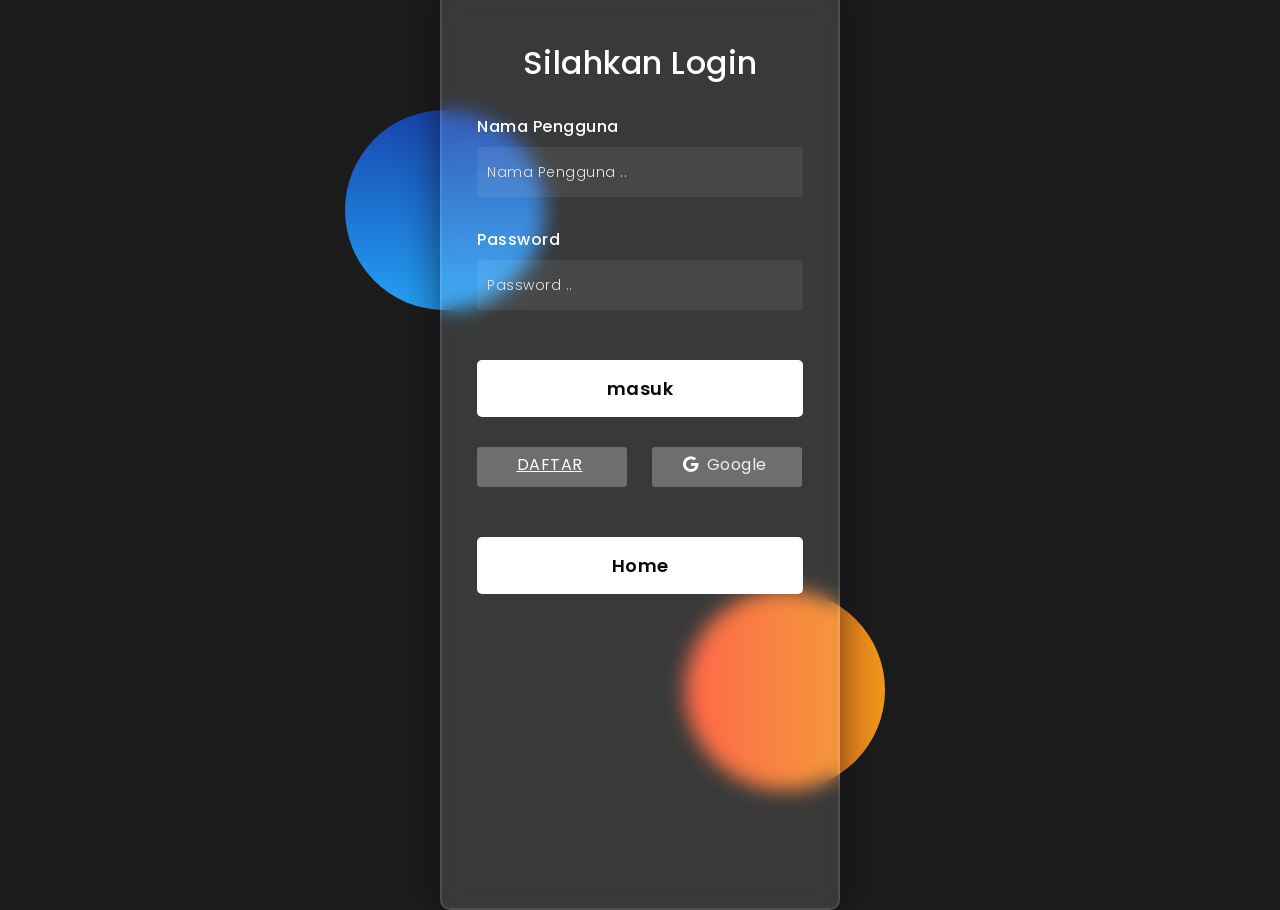
<file: login/index.html>
<!DOCTYPE html>
<html lang="en">
<head>
  <!-- Design by foolishdeveloper.com -->
  <link href="../img/favicon.ico" rel="icon">
    <title>delogin</title>
 
    <link rel="preconnect" href="https://fonts.gstatic.com">
    <link rel="stylesheet" href="https://cdnjs.cloudflare.com/ajax/libs/font-awesome/5.15.4/css/all.min.css">
    <link href="https://fonts.googleapis.com/css2?family=Poppins:wght@300;500;600&display=swap" rel="stylesheet">
    <!--Stylesheet-->
    <link href="css/style.css" rel="stylesheet">
</head>
<body>
    <div class="background">
        <div class="shape"></div>
        <div class="shape"></div>
    </div>
     
   <form id="loginForm">
        <h3>Silahkan Login</h3>
<!--ketikan ini-->

	
        <label for="username">Nama Pengguna</label>
        <input type="text" id="username" placeholder="Nama Pengguna .." required="required">

        <label for="password">Password</label>
        <input type="password" id="password" placeholder="Password .." required="required">
        <!-- <p id="message"></p> -->
        <button type="submit" >masuk</button>
        
        <div class="social">
         <div class="go"> <a href="register.html">DAFTAR </a></div>
         <div class="kanan"><i class="fab fa-google"></i>  Google</div>
        </div>
        <button onclick="location.href='../index.html';">Home</button>
	    <div id="alertBox" class="alert" style="display:none;"></div>
    </form>
   

<script src="js/login.js"></script>
</body>
</html>
</file>
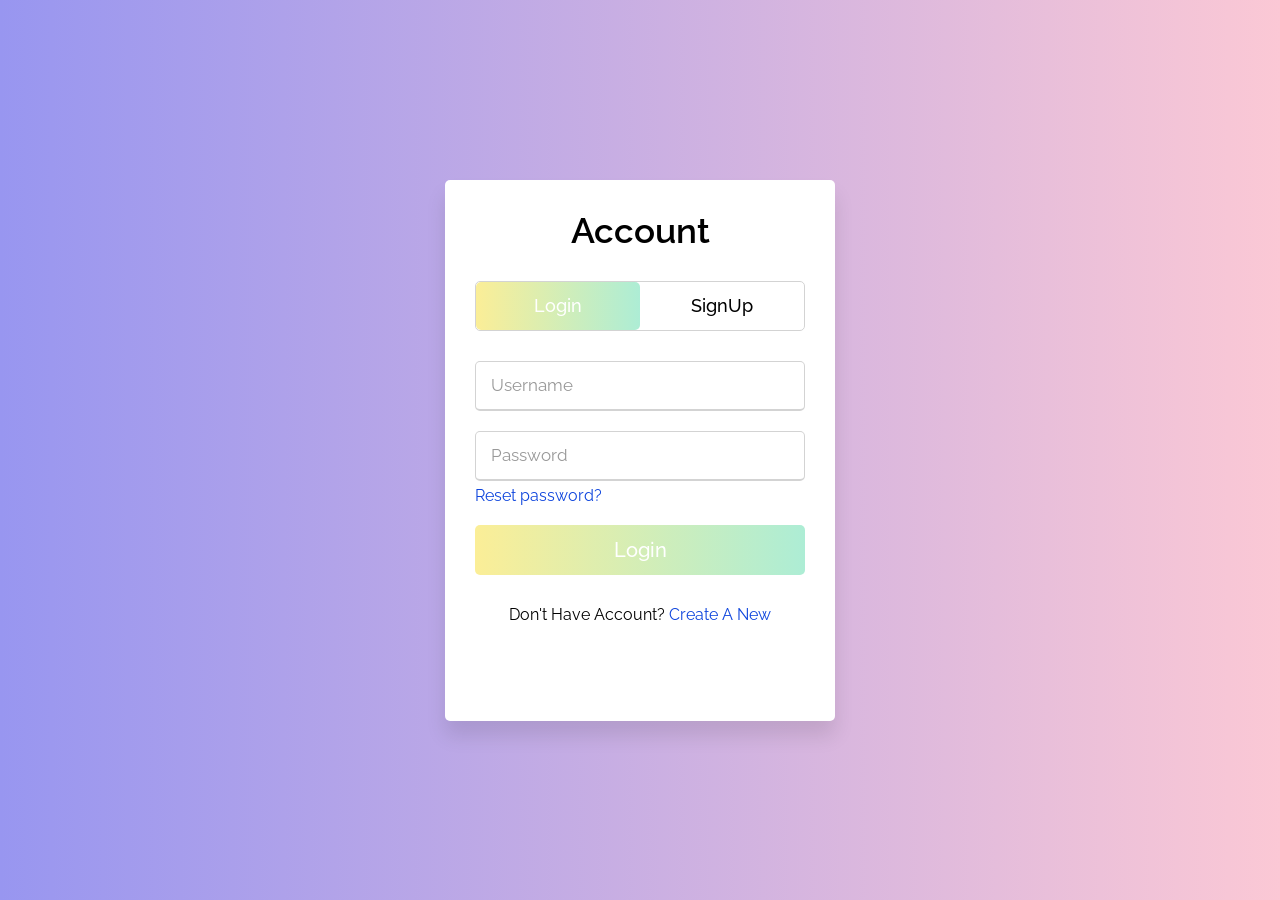
<file: login2/index.html>
<!DOCTYPE html>
<html lang="en" dir="ltr">
  <head>
    <meta charset="utf-8">
    <title>Sign Up | Log In</title>
    <link rel="stylesheet" href="style.css">
    <meta name="viewport" content="width=device-width, initial-scale=1.0">
  </head>
  <body>
    <div class="wrapper">
       <div class="title-text">
          <div class="title login">
             Account 
          </div>
          <div class="title signup">
             Account
          </div>
       </div>
       <div class="form-container">
          <div class="slide-controls">
             <input type="radio" name="slide" id="login" checked>
             <input type="radio" name="slide" id="signup">
             <label for="login" class="slide login">Login</label>
             <label for="signup" class="slide signup">SignUp</label>
             <div class="slider-tab"></div>
          </div>
          <div class="form-inner">
             <form action="#" class="login" id="loginForm">
                <div class="field">
                   <input type="text" placeholder="Username" required id="username">
                </div>
                <div class="field">
                   <input type="password" placeholder="Password" required id="password">
                </div>
                <div class="pass-link">
                   <a href="#">Reset password?</a>
                </div>
                <div class="field btn">
                   <div class="btn-layer"></div>
                   <input type="submit" value="Login">
                </div>
                <div class="signup-link">
                   Don't Have Account? <a href="">Create A New</a>
                </div>
<div id="alertBox" class="alert" style="display:none;"></div>

             </form>
             <form action="#" class="signup" id="registerForm">
                <div class="field">
                   <input type="text" placeholder="Username" required id="username">
                </div>

                <div class="field">
                   <input type="email" placeholder="Email Address" required id="email">
                </div>
                <div class="field">
                   <input type="password" placeholder="Password" required id="password">
                </div>
                <div class="field">
                   <input type="password" placeholder="Confirm Password" required>
                </div>
                <div class="field btn">
                   <div class="btn-layer"></div>
                   <input type="submit" value="SignUp">
                </div>
<p id="message"></p>
             </form>
          </div>
       </div>
    </div>
    <script src="style.js"></script>
<script src="js/login.js"></script>

<script src="js/register.js" defer></script>
  </body>
</html>
</file>
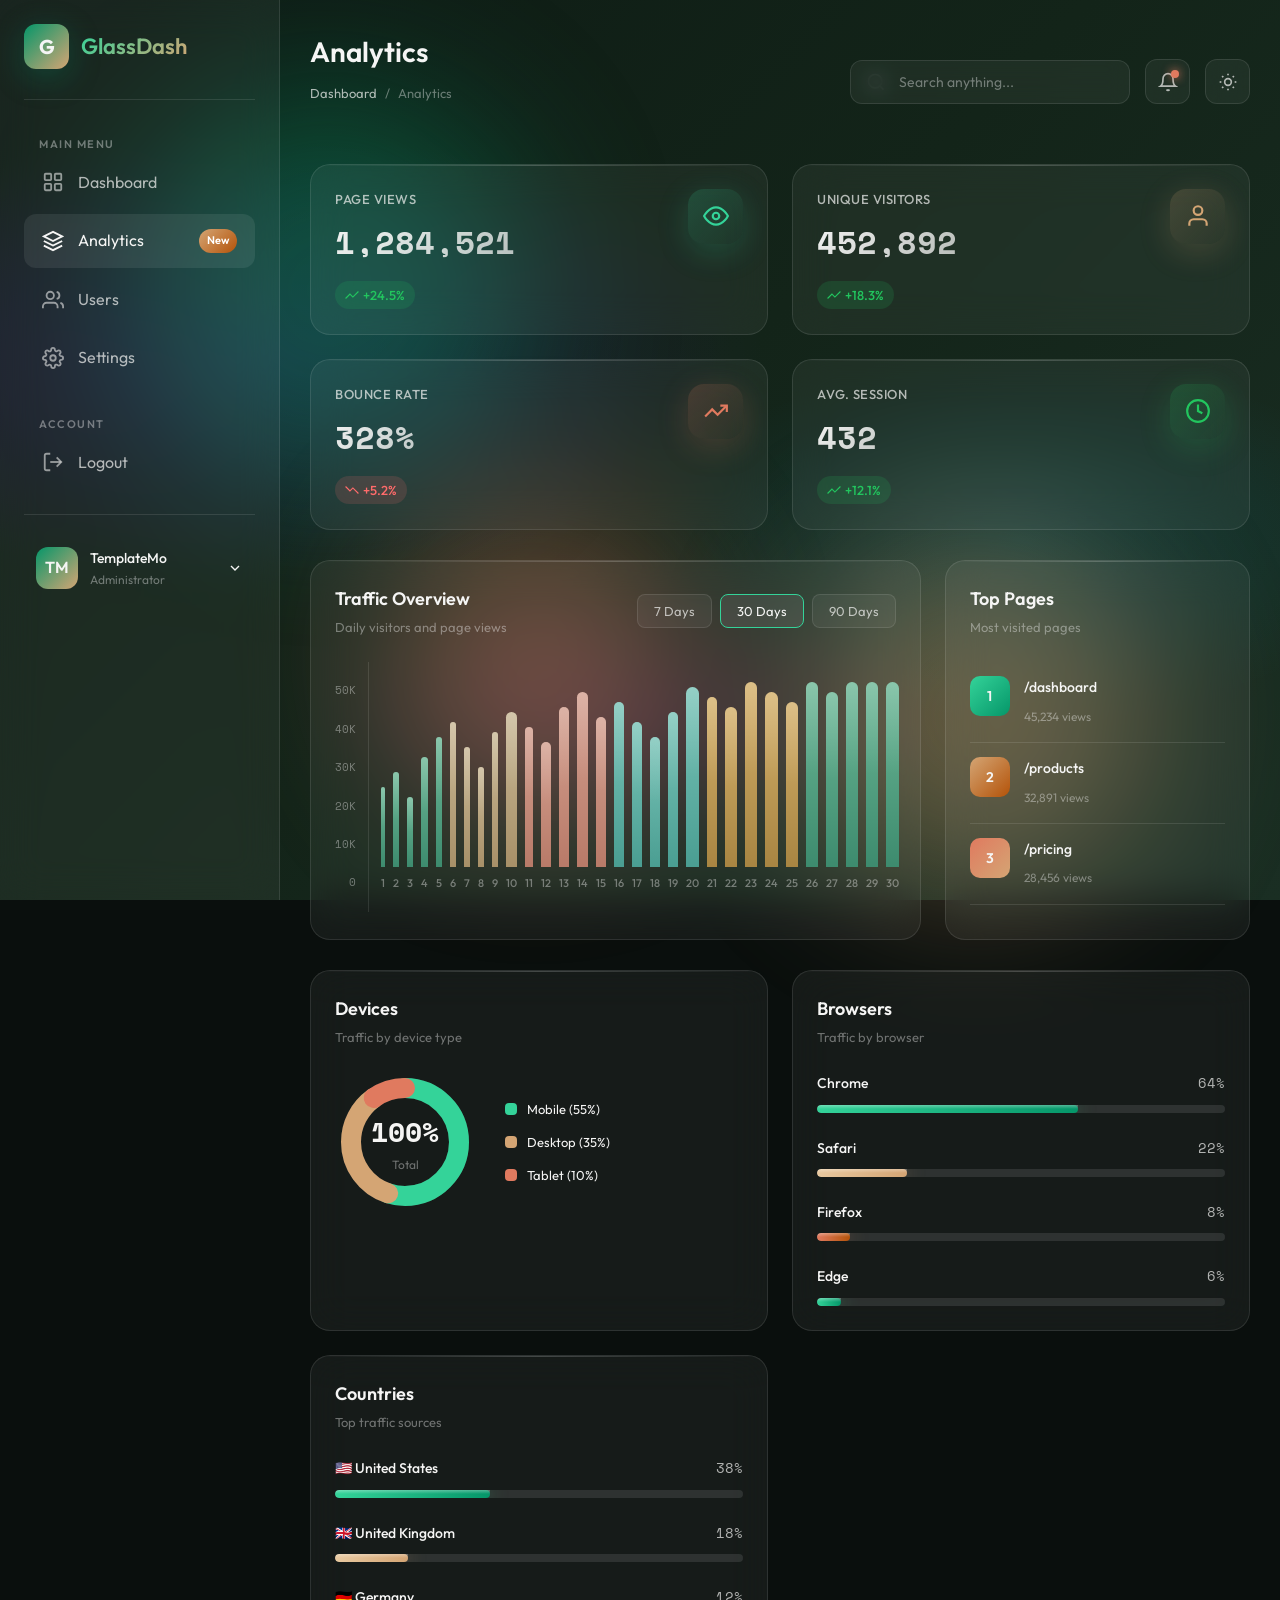
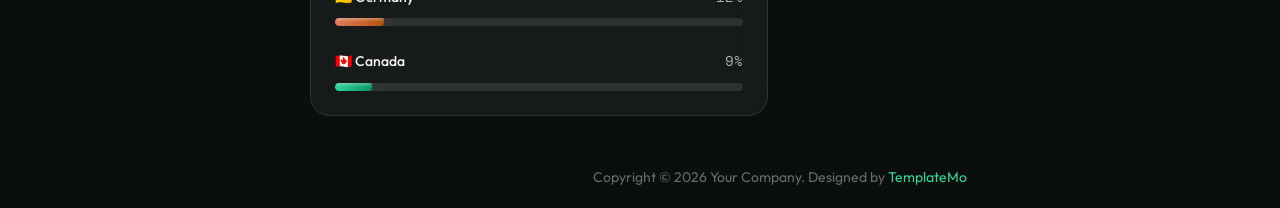
<file: admin/analytics.html>
<!DOCTYPE html>
<html lang="en">
<head>
    <meta charset="UTF-8">
    <meta name="viewport" content="width=device-width, initial-scale=1.0">
    <title>Analytics - 3D Glassmorphism Dashboard</title>
    <meta name="description" content="3D Glassmorphism Dashboard Template by TemplateMo">
    <link rel="preconnect" href="https://fonts.googleapis.com">
    <link rel="preconnect" href="https://fonts.gstatic.com" crossorigin>
    <link href="https://fonts.googleapis.com/css2?family=Outfit:wght@300;400;500;600;700&family=Space+Mono:wght@400;700&display=swap" rel="stylesheet">
    <link rel="stylesheet" href="templatemo-glass-admin-style.css">
    <!--

TemplateMo 607 Glass Admin

https://templatemo.com/tm-607-glass-admin

-->
</head>
<body>
    <!-- Animated Background -->
    <div class="background"></div>
    <div class="orb orb-1"></div>
    <div class="orb orb-2"></div>
    <div class="orb orb-3"></div>

    <div class="dashboard">
        <!-- Sidebar -->
        <aside class="sidebar" id="sidebar">
            <div class="sidebar-header">
                <div class="logo">G</div>
                <span class="logo-text">GlassDash</span>
            </div>

            <ul class="nav-menu">
                <li class="nav-section">
                    <span class="nav-section-title">Main Menu</span>
                    <ul>
                        <li class="nav-item">
                            <a href="index.html" class="nav-link">
                                <svg class="nav-icon" viewBox="0 0 24 24" fill="none" stroke="currentColor" stroke-width="2">
                                    <rect x="3" y="3" width="7" height="7" rx="1"/><rect x="14" y="3" width="7" height="7" rx="1"/>
                                    <rect x="3" y="14" width="7" height="7" rx="1"/><rect x="14" y="14" width="7" height="7" rx="1"/>
                                </svg>
                                Dashboard
                            </a>
                        </li>
                        <li class="nav-item">
                            <a href="analytics.html" class="nav-link active">
                                <svg class="nav-icon" viewBox="0 0 24 24" fill="none" stroke="currentColor" stroke-width="2">
                                    <path d="M12 2L2 7l10 5 10-5-10-5z"/><path d="M2 17l10 5 10-5"/><path d="M2 12l10 5 10-5"/>
                                </svg>
                                Analytics
                                <span class="nav-badge">New</span>
                            </a>
                        </li>
                        <li class="nav-item">
                            <a href="users.html" class="nav-link">
                                <svg class="nav-icon" viewBox="0 0 24 24" fill="none" stroke="currentColor" stroke-width="2">
                                    <path d="M17 21v-2a4 4 0 0 0-4-4H5a4 4 0 0 0-4 4v2"/><circle cx="9" cy="7" r="4"/>
                                    <path d="M23 21v-2a4 4 0 0 0-3-3.87"/><path d="M16 3.13a4 4 0 0 1 0 7.75"/>
                                </svg>
                                Users
                            </a>
                        </li>
                        <li class="nav-item">
                            <a href="settings.html" class="nav-link">
                                <svg class="nav-icon" viewBox="0 0 24 24" fill="none" stroke="currentColor" stroke-width="2">
                                    <circle cx="12" cy="12" r="3"/>
                                    <path d="M19.4 15a1.65 1.65 0 0 0 .33 1.82l.06.06a2 2 0 0 1 0 2.83 2 2 0 0 1-2.83 0l-.06-.06a1.65 1.65 0 0 0-1.82-.33 1.65 1.65 0 0 0-1 1.51V21a2 2 0 0 1-2 2 2 2 0 0 1-2-2v-.09A1.65 1.65 0 0 0 9 19.4a1.65 1.65 0 0 0-1.82.33l-.06.06a2 2 0 0 1-2.83 0 2 2 0 0 1 0-2.83l.06-.06a1.65 1.65 0 0 0 .33-1.82 1.65 1.65 0 0 0-1.51-1H3a2 2 0 0 1-2-2 2 2 0 0 1 2-2h.09A1.65 1.65 0 0 0 4.6 9a1.65 1.65 0 0 0-.33-1.82l-.06-.06a2 2 0 0 1 0-2.83 2 2 0 0 1 2.83 0l.06.06a1.65 1.65 0 0 0 1.82.33H9a1.65 1.65 0 0 0 1-1.51V3a2 2 0 0 1 2-2 2 2 0 0 1 2 2v.09a1.65 1.65 0 0 0 1 1.51 1.65 1.65 0 0 0 1.82-.33l.06-.06a2 2 0 0 1 2.83 0 2 2 0 0 1 0 2.83l-.06.06a1.65 1.65 0 0 0-.33 1.82V9a1.65 1.65 0 0 0 1.51 1H21a2 2 0 0 1 2 2 2 2 0 0 1-2 2h-.09a1.65 1.65 0 0 0-1.51 1z"/>
                                </svg>
                                Settings
                            </a>
                        </li>
                    </ul>
                </li>

                <li class="nav-section">
                    <span class="nav-section-title">Account</span>
                    <ul>
                        <li class="nav-item">
                            <a href="login.html" class="nav-link">
                                <svg class="nav-icon" viewBox="0 0 24 24" fill="none" stroke="currentColor" stroke-width="2">
                                    <path d="M9 21H5a2 2 0 0 1-2-2V5a2 2 0 0 1 2-2h4"/>
                                    <polyline points="16 17 21 12 16 7"/><line x1="21" y1="12" x2="9" y2="12"/>
                                </svg>
                                Logout
                            </a>
                        </li>
                    </ul>
                </li>
            </ul>

            <div class="sidebar-footer">
                <div class="user-profile">
                    <div class="user-avatar">TM</div>
                    <div class="user-info">
                        <div class="user-name">TemplateMo</div>
                        <div class="user-role">Administrator</div>
                    </div>
                    <svg width="16" height="16" viewBox="0 0 24 24" fill="none" stroke="currentColor" stroke-width="2">
                        <polyline points="6 9 12 15 18 9"/>
                    </svg>
                </div>
            </div>
        </aside>

        <!-- Main Content -->
        <main class="main-content">
            <!-- Top Navbar -->
            <nav class="navbar">
                <div class="page-header">
                    <h1 class="page-title">Analytics</h1>
                    <div class="page-breadcrumb">
                        <a href="index.html">Dashboard</a>
                        <span>/</span>
                        <span>Analytics</span>
                    </div>
                </div>
                <div class="navbar-right">
                    <div class="search-box">
                        <svg class="search-icon" viewBox="0 0 24 24" fill="none" stroke="currentColor" stroke-width="2">
                            <circle cx="11" cy="11" r="8"/><line x1="21" y1="21" x2="16.65" y2="16.65"/>
                        </svg>
                        <input type="text" class="search-input" placeholder="Search anything...">
                    </div>
                    <button class="nav-btn">
                        <svg viewBox="0 0 24 24" fill="none" stroke="currentColor" stroke-width="2">
                            <path d="M18 8A6 6 0 0 0 6 8c0 7-3 9-3 9h18s-3-2-3-9"/><path d="M13.73 21a2 2 0 0 1-3.46 0"/>
                        </svg>
                        <span class="notification-dot"></span>
                    </button>
                    <button class="nav-btn" id="theme-toggle" title="Toggle Light/Dark Mode">
                        <svg class="icon-sun" viewBox="0 0 24 24" fill="none" stroke="currentColor" stroke-width="2">
                            <circle cx="12" cy="12" r="4"/><path d="M12 2v2"/><path d="M12 20v2"/>
                            <path d="M4.93 4.93l1.41 1.41"/><path d="M17.66 17.66l1.41 1.41"/>
                            <path d="M2 12h2"/><path d="M20 12h2"/>
                            <path d="M6.34 17.66l-1.41 1.41"/><path d="M19.07 4.93l-1.41 1.41"/>
                        </svg>
                        <svg class="icon-moon" viewBox="0 0 24 24" fill="none" stroke="currentColor" stroke-width="2" style="display: none;">
                            <path d="M21 12.79A9 9 0 1 1 11.21 3 7 7 0 0 0 21 12.79z"/>
                        </svg>
                    </button>
                </div>
            </nav>

            <!-- Stats Cards -->
            <section class="stats-grid">
                <div class="glass-card glass-card-3d stat-card">
                    <div class="stat-card-inner">
                        <div class="stat-info">
                            <h3>Page Views</h3>
                            <div class="stat-value">1,284,521</div>
                            <span class="stat-change positive">
                                <svg width="14" height="14" viewBox="0 0 24 24" fill="none" stroke="currentColor" stroke-width="2"><polyline points="23 6 13.5 15.5 8.5 10.5 1 18"/></svg>
                                +24.5%
                            </span>
                        </div>
                        <div class="stat-icon cyan">
                            <svg viewBox="0 0 24 24" fill="none" stroke="var(--emerald-light)" stroke-width="2">
                                <path d="M1 12s4-8 11-8 11 8 11 8-4 8-11 8-11-8-11-8z"/><circle cx="12" cy="12" r="3"/>
                            </svg>
                        </div>
                    </div>
                </div>

                <div class="glass-card glass-card-3d stat-card">
                    <div class="stat-card-inner">
                        <div class="stat-info">
                            <h3>Unique Visitors</h3>
                            <div class="stat-value">452,892</div>
                            <span class="stat-change positive">
                                <svg width="14" height="14" viewBox="0 0 24 24" fill="none" stroke="currentColor" stroke-width="2"><polyline points="23 6 13.5 15.5 8.5 10.5 1 18"/></svg>
                                +18.3%
                            </span>
                        </div>
                        <div class="stat-icon magenta">
                            <svg viewBox="0 0 24 24" fill="none" stroke="var(--gold)" stroke-width="2">
                                <path d="M20 21v-2a4 4 0 0 0-4-4H8a4 4 0 0 0-4 4v2"/><circle cx="12" cy="7" r="4"/>
                            </svg>
                        </div>
                    </div>
                </div>

                <div class="glass-card glass-card-3d stat-card">
                    <div class="stat-card-inner">
                        <div class="stat-info">
                            <h3>Bounce Rate</h3>
                            <div class="stat-value">32.8%</div>
                            <span class="stat-change negative">
                                <svg width="14" height="14" viewBox="0 0 24 24" fill="none" stroke="currentColor" stroke-width="2"><polyline points="23 18 13.5 8.5 8.5 13.5 1 6"/></svg>
                                +5.2%
                            </span>
                        </div>
                        <div class="stat-icon purple">
                            <svg viewBox="0 0 24 24" fill="none" stroke="var(--coral)" stroke-width="2">
                                <polyline points="22 7 13.5 15.5 8.5 10.5 2 17"/><polyline points="16 7 22 7 22 13"/>
                            </svg>
                        </div>
                    </div>
                </div>

                <div class="glass-card glass-card-3d stat-card">
                    <div class="stat-card-inner">
                        <div class="stat-info">
                            <h3>Avg. Session</h3>
                            <div class="stat-value">4:32</div>
                            <span class="stat-change positive">
                                <svg width="14" height="14" viewBox="0 0 24 24" fill="none" stroke="currentColor" stroke-width="2"><polyline points="23 6 13.5 15.5 8.5 10.5 1 18"/></svg>
                                +12.1%
                            </span>
                        </div>
                        <div class="stat-icon success">
                            <svg viewBox="0 0 24 24" fill="none" stroke="var(--success)" stroke-width="2">
                                <circle cx="12" cy="12" r="10"/><polyline points="12 6 12 12 16 14"/>
                            </svg>
                        </div>
                    </div>
                </div>
            </section>

            <!-- Content Grid -->
            <section class="content-grid">
                <!-- Main Chart -->
                <div class="glass-card chart-card">
                    <div class="card-header">
                        <div>
                            <h2 class="card-title">Traffic Overview</h2>
                            <p class="card-subtitle">Daily visitors and page views</p>
                        </div>
                        <div class="card-actions">
                            <button class="card-btn">7 Days</button>
                            <button class="card-btn active">30 Days</button>
                            <button class="card-btn">90 Days</button>
                        </div>
                    </div>
                    <div class="chart-wrapper">
                        <div class="chart-container">
                            <div class="chart-y-axis">
                                <span class="y-value">50K</span>
                                <span class="y-value">40K</span>
                                <span class="y-value">30K</span>
                                <span class="y-value">20K</span>
                                <span class="y-value">10K</span>
                                <span class="y-value">0</span>
                            </div>
                            <div class="chart-placeholder">
                                <div class="chart-bar-group"><div class="chart-bar bar-emerald" style="height: 80px;"></div><span class="chart-label">1</span></div>
                                <div class="chart-bar-group"><div class="chart-bar bar-emerald" style="height: 95px;"></div><span class="chart-label">2</span></div>
                                <div class="chart-bar-group"><div class="chart-bar bar-emerald" style="height: 70px;"></div><span class="chart-label">3</span></div>
                                <div class="chart-bar-group"><div class="chart-bar bar-emerald" style="height: 110px;"></div><span class="chart-label">4</span></div>
                                <div class="chart-bar-group"><div class="chart-bar bar-emerald" style="height: 130px;"></div><span class="chart-label">5</span></div>
                                <div class="chart-bar-group"><div class="chart-bar bar-gold" style="height: 145px;"></div><span class="chart-label">6</span></div>
                                <div class="chart-bar-group"><div class="chart-bar bar-gold" style="height: 120px;"></div><span class="chart-label">7</span></div>
                                <div class="chart-bar-group"><div class="chart-bar bar-gold" style="height: 100px;"></div><span class="chart-label">8</span></div>
                                <div class="chart-bar-group"><div class="chart-bar bar-gold" style="height: 135px;"></div><span class="chart-label">9</span></div>
                                <div class="chart-bar-group"><div class="chart-bar bar-gold" style="height: 155px;"></div><span class="chart-label">10</span></div>
                                <div class="chart-bar-group"><div class="chart-bar bar-coral" style="height: 140px;"></div><span class="chart-label">11</span></div>
                                <div class="chart-bar-group"><div class="chart-bar bar-coral" style="height: 125px;"></div><span class="chart-label">12</span></div>
                                <div class="chart-bar-group"><div class="chart-bar bar-coral" style="height: 160px;"></div><span class="chart-label">13</span></div>
                                <div class="chart-bar-group"><div class="chart-bar bar-coral" style="height: 175px;"></div><span class="chart-label">14</span></div>
                                <div class="chart-bar-group"><div class="chart-bar bar-coral" style="height: 150px;"></div><span class="chart-label">15</span></div>
                                <div class="chart-bar-group"><div class="chart-bar bar-teal" style="height: 165px;"></div><span class="chart-label">16</span></div>
                                <div class="chart-bar-group"><div class="chart-bar bar-teal" style="height: 145px;"></div><span class="chart-label">17</span></div>
                                <div class="chart-bar-group"><div class="chart-bar bar-teal" style="height: 130px;"></div><span class="chart-label">18</span></div>
                                <div class="chart-bar-group"><div class="chart-bar bar-teal" style="height: 155px;"></div><span class="chart-label">19</span></div>
                                <div class="chart-bar-group"><div class="chart-bar bar-teal" style="height: 180px;"></div><span class="chart-label">20</span></div>
                                <div class="chart-bar-group"><div class="chart-bar bar-amber" style="height: 170px;"></div><span class="chart-label">21</span></div>
                                <div class="chart-bar-group"><div class="chart-bar bar-amber" style="height: 160px;"></div><span class="chart-label">22</span></div>
                                <div class="chart-bar-group"><div class="chart-bar bar-amber" style="height: 185px;"></div><span class="chart-label">23</span></div>
                                <div class="chart-bar-group"><div class="chart-bar bar-amber" style="height: 175px;"></div><span class="chart-label">24</span></div>
                                <div class="chart-bar-group"><div class="chart-bar bar-amber" style="height: 165px;"></div><span class="chart-label">25</span></div>
                                <div class="chart-bar-group"><div class="chart-bar bar-emerald" style="height: 190px;"></div><span class="chart-label">26</span></div>
                                <div class="chart-bar-group"><div class="chart-bar bar-emerald" style="height: 175px;"></div><span class="chart-label">27</span></div>
                                <div class="chart-bar-group"><div class="chart-bar bar-emerald" style="height: 195px;"></div><span class="chart-label">28</span></div>
                                <div class="chart-bar-group"><div class="chart-bar bar-emerald" style="height: 185px;"></div><span class="chart-label">29</span></div>
                                <div class="chart-bar-group"><div class="chart-bar bar-emerald" style="height: 200px;"></div><span class="chart-label">30</span></div>
                            </div>
                        </div>
                    </div>
                </div>

                <!-- Top Pages -->
                <div class="glass-card activity-card">
                    <div class="card-header">
                        <div>
                            <h2 class="card-title">Top Pages</h2>
                            <p class="card-subtitle">Most visited pages</p>
                        </div>
                    </div>
                    <div class="activity-list">
                        <div class="activity-item">
                            <div class="activity-avatar" style="background: linear-gradient(135deg, var(--emerald-light), var(--emerald));">1</div>
                            <div class="activity-content">
                                <p class="activity-text"><strong>/dashboard</strong></p>
                                <span class="activity-time">45,234 views</span>
                            </div>
                        </div>
                        <div class="activity-item">
                            <div class="activity-avatar" style="background: linear-gradient(135deg, var(--gold), var(--amber));">2</div>
                            <div class="activity-content">
                                <p class="activity-text"><strong>/products</strong></p>
                                <span class="activity-time">32,891 views</span>
                            </div>
                        </div>
                        <div class="activity-item">
                            <div class="activity-avatar" style="background: linear-gradient(135deg, var(--coral), var(--gold));">3</div>
                            <div class="activity-content">
                                <p class="activity-text"><strong>/pricing</strong></p>
                                <span class="activity-time">28,456 views</span>
                            </div>
                        </div>
                        <div class="activity-item">
                            <div class="activity-avatar" style="background: linear-gradient(135deg, var(--success), var(--emerald));">4</div>
                            <div class="activity-content">
                                <p class="activity-text"><strong>/about</strong></p>
                                <span class="activity-time">19,234 views</span>
                            </div>
                        </div>
                        <div class="activity-item">
                            <div class="activity-avatar" style="background: linear-gradient(135deg, var(--warning), var(--gold));">5</div>
                            <div class="activity-content">
                                <p class="activity-text"><strong>/contact</strong></p>
                                <span class="activity-time">12,567 views</span>
                            </div>
                        </div>
                    </div>
                </div>
            </section>

            <!-- Bottom Grid -->
            <section class="bottom-grid">
                <!-- Device Breakdown -->
                <div class="glass-card">
                    <div class="card-header">
                        <div>
                            <h2 class="card-title">Devices</h2>
                            <p class="card-subtitle">Traffic by device type</p>
                        </div>
                    </div>
                    <div class="donut-container">
                        <div class="donut-chart">
                            <svg width="140" height="140" viewBox="0 0 140 140">
                                <circle class="donut-bg" cx="70" cy="70" r="54"/>
                                <circle class="donut-segment" cx="70" cy="70" r="54" stroke="var(--emerald-light)" stroke-dasharray="186.6 339.3" stroke-dashoffset="0"/>
                                <circle class="donut-segment" cx="70" cy="70" r="54" stroke="var(--gold)" stroke-dasharray="118.8 339.3" stroke-dashoffset="-186.6"/>
                                <circle class="donut-segment" cx="70" cy="70" r="54" stroke="var(--coral)" stroke-dasharray="33.9 339.3" stroke-dashoffset="-305.4"/>
                            </svg>
                            <div class="donut-center">
                                <div class="donut-value">100%</div>
                                <div class="donut-label">Total</div>
                            </div>
                        </div>
                        <div class="donut-legend">
                            <div class="legend-item"><span class="legend-color cyan"></span><span>Mobile (55%)</span></div>
                            <div class="legend-item"><span class="legend-color magenta"></span><span>Desktop (35%)</span></div>
                            <div class="legend-item"><span class="legend-color purple"></span><span>Tablet (10%)</span></div>
                        </div>
                    </div>
                </div>

                <!-- Browser Stats -->
                <div class="glass-card progress-card">
                    <div class="card-header">
                        <div>
                            <h2 class="card-title">Browsers</h2>
                            <p class="card-subtitle">Traffic by browser</p>
                        </div>
                    </div>
                    <div class="progress-item">
                        <div class="progress-header"><span class="progress-label">Chrome</span><span class="progress-value">64%</span></div>
                        <div class="progress-bar"><div class="progress-fill cyan" style="width: 64%;"></div></div>
                    </div>
                    <div class="progress-item">
                        <div class="progress-header"><span class="progress-label">Safari</span><span class="progress-value">22%</span></div>
                        <div class="progress-bar"><div class="progress-fill magenta" style="width: 22%;"></div></div>
                    </div>
                    <div class="progress-item">
                        <div class="progress-header"><span class="progress-label">Firefox</span><span class="progress-value">8%</span></div>
                        <div class="progress-bar"><div class="progress-fill purple" style="width: 8%;"></div></div>
                    </div>
                    <div class="progress-item">
                        <div class="progress-header"><span class="progress-label">Edge</span><span class="progress-value">6%</span></div>
                        <div class="progress-bar"><div class="progress-fill cyan" style="width: 6%;"></div></div>
                    </div>
                </div>

                <!-- Countries -->
                <div class="glass-card progress-card">
                    <div class="card-header">
                        <div>
                            <h2 class="card-title">Countries</h2>
                            <p class="card-subtitle">Top traffic sources</p>
                        </div>
                    </div>
                    <div class="progress-item">
                        <div class="progress-header"><span class="progress-label">🇺🇸 United States</span><span class="progress-value">38%</span></div>
                        <div class="progress-bar"><div class="progress-fill cyan" style="width: 38%;"></div></div>
                    </div>
                    <div class="progress-item">
                        <div class="progress-header"><span class="progress-label">🇬🇧 United Kingdom</span><span class="progress-value">18%</span></div>
                        <div class="progress-bar"><div class="progress-fill magenta" style="width: 18%;"></div></div>
                    </div>
                    <div class="progress-item">
                        <div class="progress-header"><span class="progress-label">🇩🇪 Germany</span><span class="progress-value">12%</span></div>
                        <div class="progress-bar"><div class="progress-fill purple" style="width: 12%;"></div></div>
                    </div>
                    <div class="progress-item">
                        <div class="progress-header"><span class="progress-label">🇨🇦 Canada</span><span class="progress-value">9%</span></div>
                        <div class="progress-bar"><div class="progress-fill cyan" style="width: 9%;"></div></div>
                    </div>
                </div>
            </section>
        </main>
    </div>

    <!-- Mobile Menu Toggle -->
    <button class="mobile-menu-toggle">
        <svg viewBox="0 0 24 24" fill="none" stroke="currentColor" stroke-width="2">
            <line x1="3" y1="12" x2="21" y2="12"/><line x1="3" y1="6" x2="21" y2="6"/><line x1="3" y1="18" x2="21" y2="18"/>
        </svg>
    </button>

    <!-- Footer -->
    <footer class="site-footer">
        <p>Copyright © 2026 Your Company. Designed by <a href="https://templatemo.com" target="_blank" rel="nofollow">TemplateMo</a></p>
    </footer>

    <script src="templatemo-glass-admin-script.js"></script>
    <!-- TemplateMo 607 Glass Admin -->
</body>
</html>
</file>
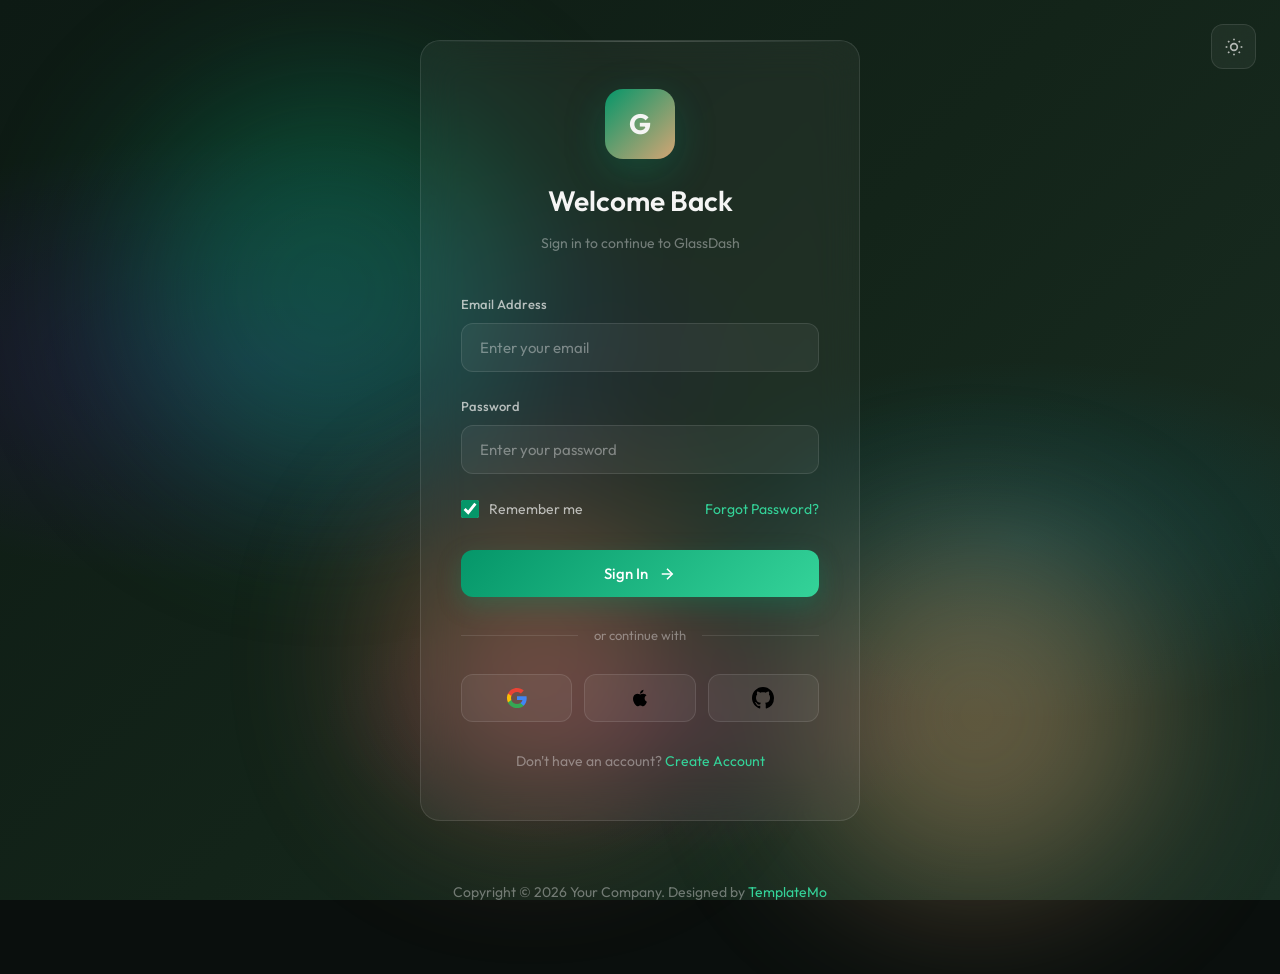
<file: admin/login.html>
<!DOCTYPE html>
<html lang="en">
<head>
    <meta charset="UTF-8">
    <meta name="viewport" content="width=device-width, initial-scale=1.0">
    <title>Login - 3D Glassmorphism Dashboard</title>
    <meta name="description" content="3D Glassmorphism Dashboard Template by TemplateMo">
    <link rel="preconnect" href="https://fonts.googleapis.com">
    <link rel="preconnect" href="https://fonts.gstatic.com" crossorigin>
    <link href="https://fonts.googleapis.com/css2?family=Outfit:wght@300;400;500;600;700&family=Space+Mono:wght@400;700&display=swap" rel="stylesheet">
    <link rel="stylesheet" href="templatemo-glass-admin-style.css">
    <!--

TemplateMo 607 Glass Admin

https://templatemo.com/tm-607-glass-admin

-->
</head>
<body>
    <!-- Animated Background -->
    <div class="background"></div>
    <div class="orb orb-1"></div>
    <div class="orb orb-2"></div>
    <div class="orb orb-3"></div>

    <div class="login-page">
        <!-- Theme Toggle -->
        <button class="theme-toggle-float" id="theme-toggle" title="Toggle Light/Dark Mode">
            <svg class="icon-sun" viewBox="0 0 24 24" fill="none" stroke="currentColor" stroke-width="2">
                <circle cx="12" cy="12" r="4"/><path d="M12 2v2"/><path d="M12 20v2"/>
                <path d="M4.93 4.93l1.41 1.41"/><path d="M17.66 17.66l1.41 1.41"/>
                <path d="M2 12h2"/><path d="M20 12h2"/>
                <path d="M6.34 17.66l-1.41 1.41"/><path d="M19.07 4.93l-1.41 1.41"/>
            </svg>
            <svg class="icon-moon" viewBox="0 0 24 24" fill="none" stroke="currentColor" stroke-width="2" style="display: none;">
                <path d="M21 12.79A9 9 0 1 1 11.21 3 7 7 0 0 0 21 12.79z"/>
            </svg>
        </button>

        <div class="login-container">
            <div class="login-card">
                <div class="login-header">
                    <div class="login-logo">G</div>
                    <h1 class="login-title">Welcome Back</h1>
                    <p class="login-subtitle">Sign in to continue to GlassDash</p>
                </div>

                <form data-validate data-redirect="index.html">
                    <div class="form-group">
                        <label class="form-label" for="email">Email Address</label>
                        <input type="email" id="email" class="form-input" placeholder="Enter your email" required>
                    </div>

                    <div class="form-group">
                        <label class="form-label" for="password">Password</label>
                        <input type="password" id="password" class="form-input" placeholder="Enter your password" required>
                    </div>

                    <div class="form-row">
                        <label class="checkbox-label">
                            <input type="checkbox" checked>
                            Remember me
                        </label>
                        <a href="#" class="forgot-link">Forgot Password?</a>
                    </div>

                    <button type="submit" class="btn btn-primary">
                        Sign In
                        <svg width="18" height="18" viewBox="0 0 24 24" fill="none" stroke="currentColor" stroke-width="2">
                            <line x1="5" y1="12" x2="19" y2="12"/>
                            <polyline points="12 5 19 12 12 19"/>
                        </svg>
                    </button>
                </form>

                <div class="divider">
                    <span>or continue with</span>
                </div>

                <div class="social-login">
                    <button class="social-btn" title="Sign in with Google">
                        <svg viewBox="0 0 24 24" fill="currentColor">
                            <path d="M22.56 12.25c0-.78-.07-1.53-.2-2.25H12v4.26h5.92c-.26 1.37-1.04 2.53-2.21 3.31v2.77h3.57c2.08-1.92 3.28-4.74 3.28-8.09z" fill="#4285F4"/>
                            <path d="M12 23c2.97 0 5.46-.98 7.28-2.66l-3.57-2.77c-.98.66-2.23 1.06-3.71 1.06-2.86 0-5.29-1.93-6.16-4.53H2.18v2.84C3.99 20.53 7.7 23 12 23z" fill="#34A853"/>
                            <path d="M5.84 14.09c-.22-.66-.35-1.36-.35-2.09s.13-1.43.35-2.09V7.07H2.18C1.43 8.55 1 10.22 1 12s.43 3.45 1.18 4.93l2.85-2.22.81-.62z" fill="#FBBC05"/>
                            <path d="M12 5.38c1.62 0 3.06.56 4.21 1.64l3.15-3.15C17.45 2.09 14.97 1 12 1 7.7 1 3.99 3.47 2.18 7.07l3.66 2.84c.87-2.6 3.3-4.53 6.16-4.53z" fill="#EA4335"/>
                        </svg>
                    </button>
                    <button class="social-btn" title="Sign in with Apple">
                        <svg viewBox="0 0 24 24" fill="currentColor">
                            <path d="M17.05 20.28c-.98.95-2.05.8-3.08.35-1.09-.46-2.09-.48-3.24 0-1.44.62-2.2.44-3.06-.35C2.79 15.25 3.51 7.59 9.05 7.31c1.35.07 2.29.74 3.08.8 1.18-.24 2.31-.93 3.57-.84 1.51.12 2.65.72 3.4 1.8-3.12 1.87-2.38 5.98.48 7.13-.57 1.5-1.31 2.99-2.54 4.09l.01-.01zM12.03 7.25c-.15-2.23 1.66-4.07 3.74-4.25.29 2.58-2.34 4.5-3.74 4.25z"/>
                        </svg>
                    </button>
                    <button class="social-btn" title="Sign in with GitHub">
                        <svg viewBox="0 0 24 24" fill="currentColor">
                            <path d="M12 0C5.37 0 0 5.37 0 12c0 5.31 3.435 9.795 8.205 11.385.6.105.825-.255.825-.57 0-.285-.015-1.23-.015-2.235-3.015.555-3.795-.735-4.035-1.41-.135-.345-.72-1.41-1.23-1.695-.42-.225-1.02-.78-.015-.795.945-.015 1.62.87 1.845 1.23 1.08 1.815 2.805 1.305 3.495.99.105-.78.42-1.305.765-1.605-2.67-.3-5.46-1.335-5.46-5.925 0-1.305.465-2.385 1.23-3.225-.12-.3-.54-1.53.12-3.18 0 0 1.005-.315 3.3 1.23.96-.27 1.98-.405 3-.405s2.04.135 3 .405c2.295-1.56 3.3-1.23 3.3-1.23.66 1.65.24 2.88.12 3.18.765.84 1.23 1.905 1.23 3.225 0 4.605-2.805 5.625-5.475 5.925.435.375.81 1.095.81 2.22 0 1.605-.015 2.895-.015 3.3 0 .315.225.69.825.57A12.02 12.02 0 0024 12c0-6.63-5.37-12-12-12z"/>
                        </svg>
                    </button>
                </div>

                <p class="login-footer">
                    Don't have an account? <a href="register.html">Create Account</a>
                </p>
            </div>
        </div>

        <!-- Footer -->
        <footer class="site-footer">
            <p>Copyright © 2026 Your Company. Designed by <a href="https://templatemo.com" target="_blank" rel="nofollow">TemplateMo</a></p>
        </footer>
    </div>

    <script src="templatemo-glass-admin-script.js"></script>
    <!-- TemplateMo 607 Glass Admin -->
</body>
</html>
</file>
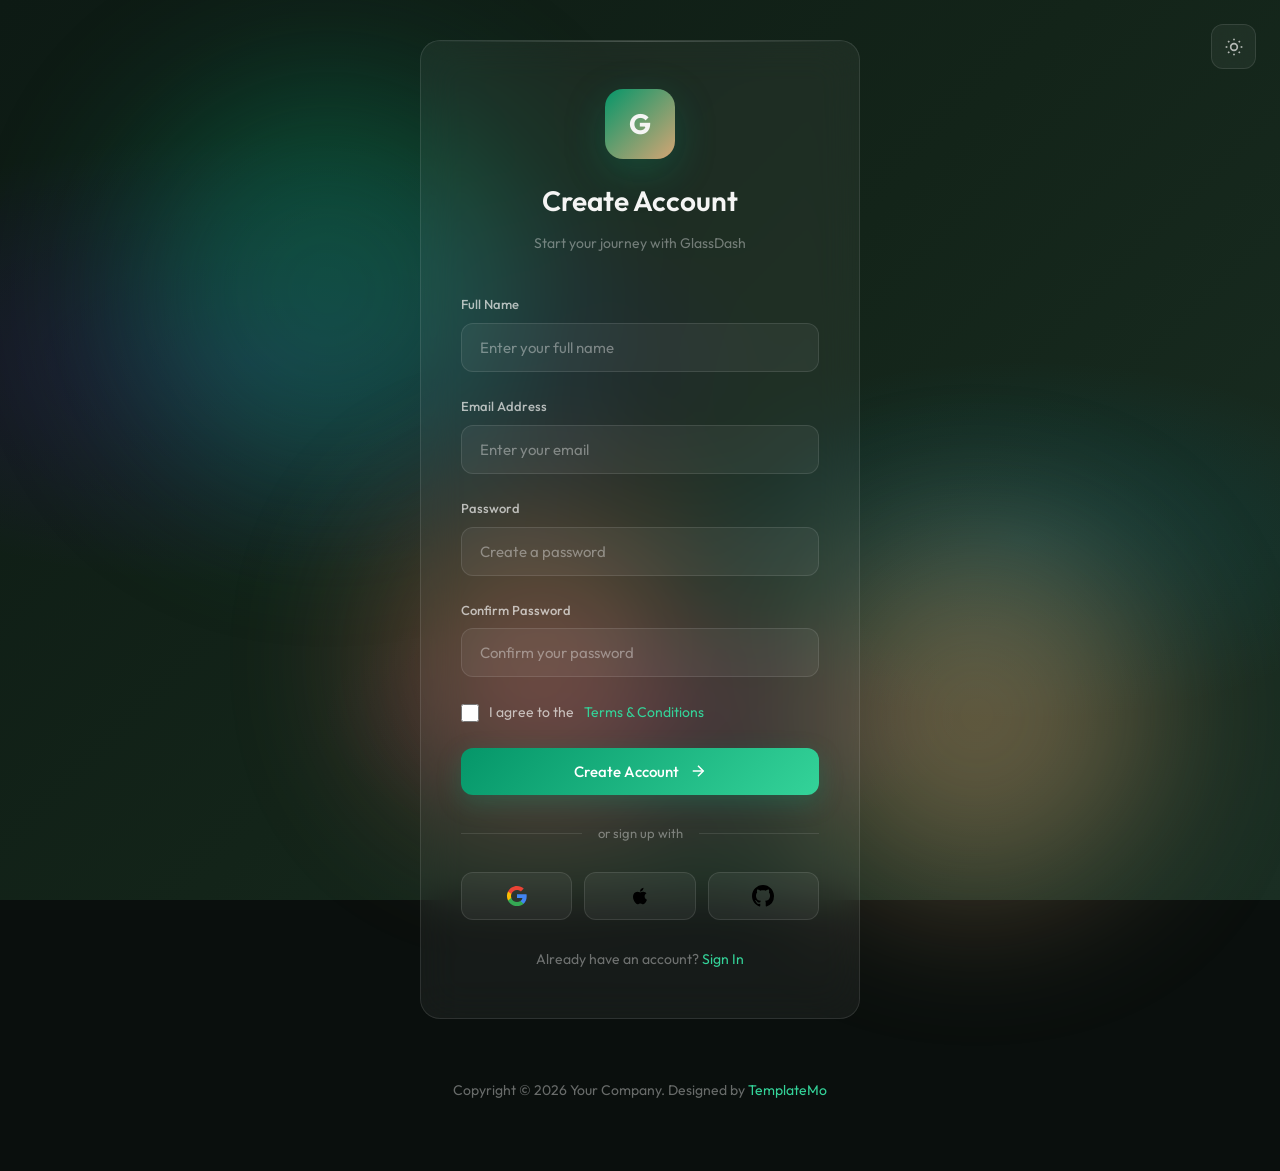
<file: admin/register.html>
<!DOCTYPE html>
<html lang="en">
<head>
    <meta charset="UTF-8">
    <meta name="viewport" content="width=device-width, initial-scale=1.0">
    <title>Register - 3D Glassmorphism Dashboard</title>
    <meta name="description" content="3D Glassmorphism Dashboard Template by TemplateMo">
    <link rel="preconnect" href="https://fonts.googleapis.com">
    <link rel="preconnect" href="https://fonts.gstatic.com" crossorigin>
    <link href="https://fonts.googleapis.com/css2?family=Outfit:wght@300;400;500;600;700&family=Space+Mono:wght@400;700&display=swap" rel="stylesheet">
    <link rel="stylesheet" href="templatemo-glass-admin-style.css">
    <!--

TemplateMo 607 Glass Admin

https://templatemo.com/tm-607-glass-admin

-->
</head>
<body>
    <!-- Animated Background -->
    <div class="background"></div>
    <div class="orb orb-1"></div>
    <div class="orb orb-2"></div>
    <div class="orb orb-3"></div>

    <div class="login-page">
        <!-- Theme Toggle -->
        <button class="theme-toggle-float" id="theme-toggle" title="Toggle Light/Dark Mode">
            <svg class="icon-sun" viewBox="0 0 24 24" fill="none" stroke="currentColor" stroke-width="2">
                <circle cx="12" cy="12" r="4"/><path d="M12 2v2"/><path d="M12 20v2"/>
                <path d="M4.93 4.93l1.41 1.41"/><path d="M17.66 17.66l1.41 1.41"/>
                <path d="M2 12h2"/><path d="M20 12h2"/>
                <path d="M6.34 17.66l-1.41 1.41"/><path d="M19.07 4.93l-1.41 1.41"/>
            </svg>
            <svg class="icon-moon" viewBox="0 0 24 24" fill="none" stroke="currentColor" stroke-width="2" style="display: none;">
                <path d="M21 12.79A9 9 0 1 1 11.21 3 7 7 0 0 0 21 12.79z"/>
            </svg>
        </button>

        <div class="login-container">
            <div class="login-card">
                <div class="login-header">
                    <div class="login-logo">G</div>
                    <h1 class="login-title">Create Account</h1>
                    <p class="login-subtitle">Start your journey with GlassDash</p>
                </div>

                <form data-validate data-redirect="index.html">
                    <div class="form-group">
                        <label class="form-label" for="fullname">Full Name</label>
                        <input type="text" id="fullname" class="form-input" placeholder="Enter your full name" required>
                    </div>

                    <div class="form-group">
                        <label class="form-label" for="email">Email Address</label>
                        <input type="email" id="email" class="form-input" placeholder="Enter your email" required>
                    </div>

                    <div class="form-group">
                        <label class="form-label" for="password">Password</label>
                        <input type="password" id="password" class="form-input" placeholder="Create a password" required>
                    </div>

                    <div class="form-group">
                        <label class="form-label" for="confirm-password">Confirm Password</label>
                        <input type="password" id="confirm-password" class="form-input" placeholder="Confirm your password" required>
                    </div>

                    <div class="form-row" style="margin-bottom: 24px;">
                        <label class="checkbox-label">
                            <input type="checkbox" required>
                            I agree to the <a href="#" style="color: var(--emerald-light);">Terms & Conditions</a>
                        </label>
                    </div>

                    <button type="submit" class="btn btn-primary">
                        Create Account
                        <svg width="18" height="18" viewBox="0 0 24 24" fill="none" stroke="currentColor" stroke-width="2">
                            <line x1="5" y1="12" x2="19" y2="12"/>
                            <polyline points="12 5 19 12 12 19"/>
                        </svg>
                    </button>
                </form>

                <div class="divider">
                    <span>or sign up with</span>
                </div>

                <div class="social-login">
                    <button class="social-btn" title="Sign up with Google">
                        <svg viewBox="0 0 24 24" fill="currentColor">
                            <path d="M22.56 12.25c0-.78-.07-1.53-.2-2.25H12v4.26h5.92c-.26 1.37-1.04 2.53-2.21 3.31v2.77h3.57c2.08-1.92 3.28-4.74 3.28-8.09z" fill="#4285F4"/>
                            <path d="M12 23c2.97 0 5.46-.98 7.28-2.66l-3.57-2.77c-.98.66-2.23 1.06-3.71 1.06-2.86 0-5.29-1.93-6.16-4.53H2.18v2.84C3.99 20.53 7.7 23 12 23z" fill="#34A853"/>
                            <path d="M5.84 14.09c-.22-.66-.35-1.36-.35-2.09s.13-1.43.35-2.09V7.07H2.18C1.43 8.55 1 10.22 1 12s.43 3.45 1.18 4.93l2.85-2.22.81-.62z" fill="#FBBC05"/>
                            <path d="M12 5.38c1.62 0 3.06.56 4.21 1.64l3.15-3.15C17.45 2.09 14.97 1 12 1 7.7 1 3.99 3.47 2.18 7.07l3.66 2.84c.87-2.6 3.3-4.53 6.16-4.53z" fill="#EA4335"/>
                        </svg>
                    </button>
                    <button class="social-btn" title="Sign up with Apple">
                        <svg viewBox="0 0 24 24" fill="currentColor">
                            <path d="M17.05 20.28c-.98.95-2.05.8-3.08.35-1.09-.46-2.09-.48-3.24 0-1.44.62-2.2.44-3.06-.35C2.79 15.25 3.51 7.59 9.05 7.31c1.35.07 2.29.74 3.08.8 1.18-.24 2.31-.93 3.57-.84 1.51.12 2.65.72 3.4 1.8-3.12 1.87-2.38 5.98.48 7.13-.57 1.5-1.31 2.99-2.54 4.09l.01-.01zM12.03 7.25c-.15-2.23 1.66-4.07 3.74-4.25.29 2.58-2.34 4.5-3.74 4.25z"/>
                        </svg>
                    </button>
                    <button class="social-btn" title="Sign up with GitHub">
                        <svg viewBox="0 0 24 24" fill="currentColor">
                            <path d="M12 0C5.37 0 0 5.37 0 12c0 5.31 3.435 9.795 8.205 11.385.6.105.825-.255.825-.57 0-.285-.015-1.23-.015-2.235-3.015.555-3.795-.735-4.035-1.41-.135-.345-.72-1.41-1.23-1.695-.42-.225-1.02-.78-.015-.795.945-.015 1.62.87 1.845 1.23 1.08 1.815 2.805 1.305 3.495.99.105-.78.42-1.305.765-1.605-2.67-.3-5.46-1.335-5.46-5.925 0-1.305.465-2.385 1.23-3.225-.12-.3-.54-1.53.12-3.18 0 0 1.005-.315 3.3 1.23.96-.27 1.98-.405 3-.405s2.04.135 3 .405c2.295-1.56 3.3-1.23 3.3-1.23.66 1.65.24 2.88.12 3.18.765.84 1.23 1.905 1.23 3.225 0 4.605-2.805 5.625-5.475 5.925.435.375.81 1.095.81 2.22 0 1.605-.015 2.895-.015 3.3 0 .315.225.69.825.57A12.02 12.02 0 0024 12c0-6.63-5.37-12-12-12z"/>
                        </svg>
                    </button>
                </div>

                <p class="login-footer">
                    Already have an account? <a href="login.html">Sign In</a>
                </p>
            </div>
        </div>

        <!-- Footer -->
        <footer class="site-footer">
            <p>Copyright © 2026 Your Company. Designed by <a href="https://templatemo.com" target="_blank" rel="nofollow">TemplateMo</a></p>
        </footer>
    </div>

    <script src="templatemo-glass-admin-script.js"></script>
    <!-- TemplateMo 607 Glass Admin -->
</body>
</html>
</file>
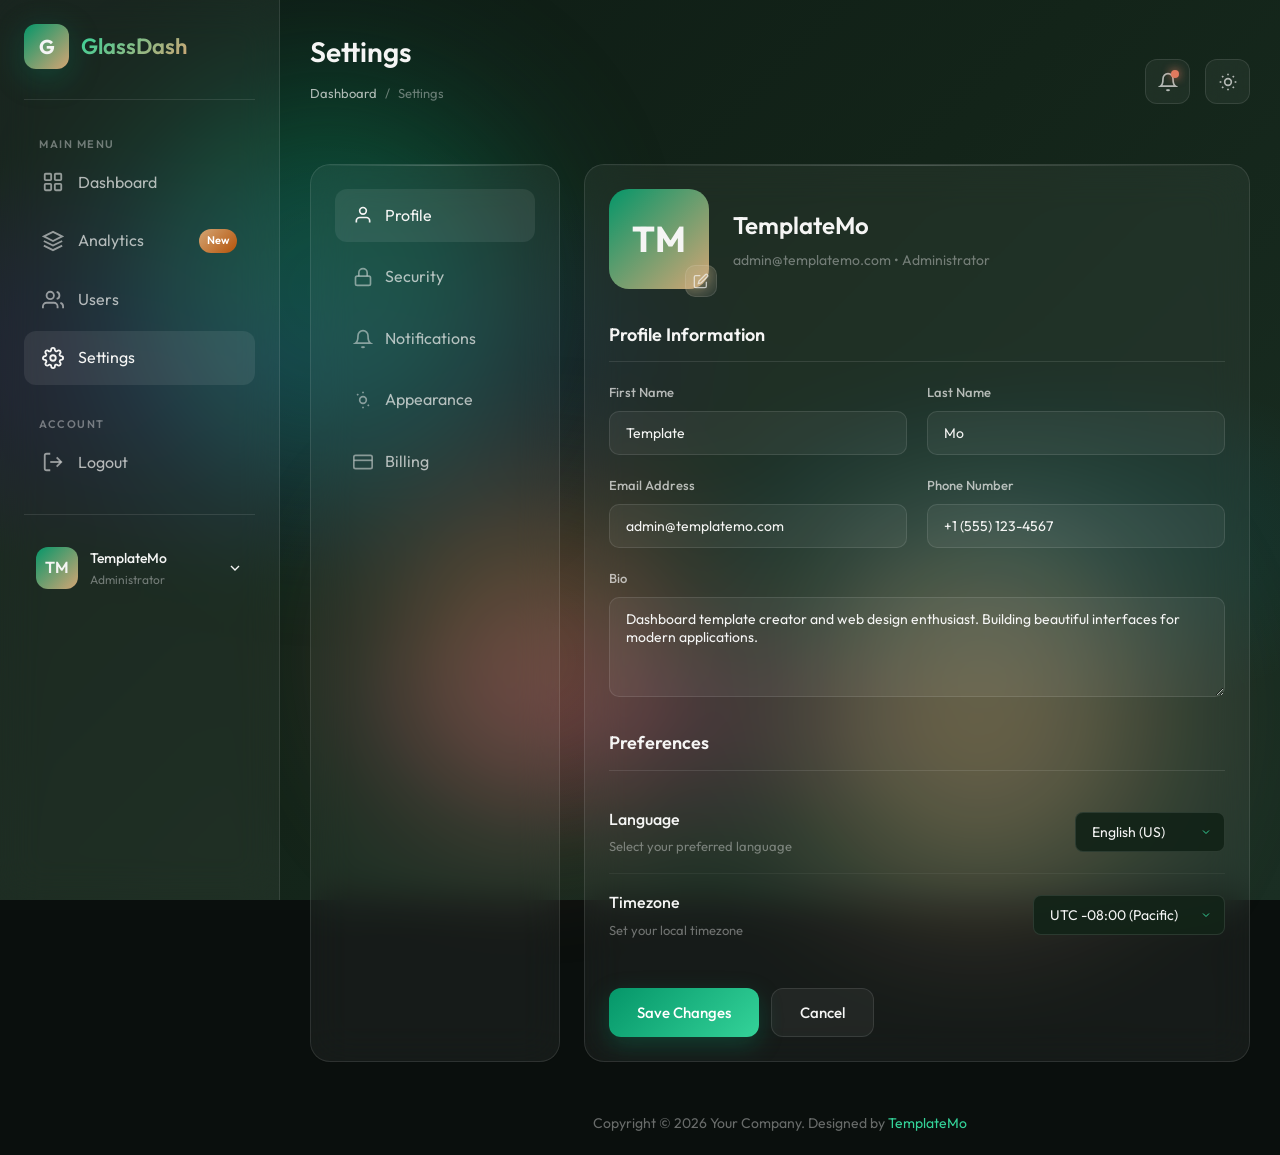
<file: admin/settings.html>
<!DOCTYPE html>
<html lang="en">
<head>
    <meta charset="UTF-8">
    <meta name="viewport" content="width=device-width, initial-scale=1.0">
    <title>Settings - 3D Glassmorphism Dashboard</title>
    <meta name="description" content="3D Glassmorphism Dashboard Template by TemplateMo">
    <link rel="preconnect" href="https://fonts.googleapis.com">
    <link rel="preconnect" href="https://fonts.gstatic.com" crossorigin>
    <link href="https://fonts.googleapis.com/css2?family=Outfit:wght@300;400;500;600;700&family=Space+Mono:wght@400;700&display=swap" rel="stylesheet">
    <link rel="stylesheet" href="templatemo-glass-admin-style.css">
    <!--

TemplateMo 607 Glass Admin

https://templatemo.com/tm-607-glass-admin

-->
</head>
<body>
    <!-- Animated Background -->
    <div class="background"></div>
    <div class="orb orb-1"></div>
    <div class="orb orb-2"></div>
    <div class="orb orb-3"></div>

    <div class="dashboard">
        <!-- Sidebar -->
        <aside class="sidebar" id="sidebar">
            <div class="sidebar-header">
                <div class="logo">G</div>
                <span class="logo-text">GlassDash</span>
            </div>

            <ul class="nav-menu">
                <li class="nav-section">
                    <span class="nav-section-title">Main Menu</span>
                    <ul>
                        <li class="nav-item">
                            <a href="index.html" class="nav-link">
                                <svg class="nav-icon" viewBox="0 0 24 24" fill="none" stroke="currentColor" stroke-width="2">
                                    <rect x="3" y="3" width="7" height="7" rx="1"/><rect x="14" y="3" width="7" height="7" rx="1"/>
                                    <rect x="3" y="14" width="7" height="7" rx="1"/><rect x="14" y="14" width="7" height="7" rx="1"/>
                                </svg>
                                Dashboard
                            </a>
                        </li>
                        <li class="nav-item">
                            <a href="analytics.html" class="nav-link">
                                <svg class="nav-icon" viewBox="0 0 24 24" fill="none" stroke="currentColor" stroke-width="2">
                                    <path d="M12 2L2 7l10 5 10-5-10-5z"/><path d="M2 17l10 5 10-5"/><path d="M2 12l10 5 10-5"/>
                                </svg>
                                Analytics
                                <span class="nav-badge">New</span>
                            </a>
                        </li>
                        <li class="nav-item">
                            <a href="users.html" class="nav-link">
                                <svg class="nav-icon" viewBox="0 0 24 24" fill="none" stroke="currentColor" stroke-width="2">
                                    <path d="M17 21v-2a4 4 0 0 0-4-4H5a4 4 0 0 0-4 4v2"/><circle cx="9" cy="7" r="4"/>
                                    <path d="M23 21v-2a4 4 0 0 0-3-3.87"/><path d="M16 3.13a4 4 0 0 1 0 7.75"/>
                                </svg>
                                Users
                            </a>
                        </li>
                        <li class="nav-item">
                            <a href="settings.html" class="nav-link active">
                                <svg class="nav-icon" viewBox="0 0 24 24" fill="none" stroke="currentColor" stroke-width="2">
                                    <circle cx="12" cy="12" r="3"/>
                                    <path d="M19.4 15a1.65 1.65 0 0 0 .33 1.82l.06.06a2 2 0 0 1 0 2.83 2 2 0 0 1-2.83 0l-.06-.06a1.65 1.65 0 0 0-1.82-.33 1.65 1.65 0 0 0-1 1.51V21a2 2 0 0 1-2 2 2 2 0 0 1-2-2v-.09A1.65 1.65 0 0 0 9 19.4a1.65 1.65 0 0 0-1.82.33l-.06.06a2 2 0 0 1-2.83 0 2 2 0 0 1 0-2.83l.06-.06a1.65 1.65 0 0 0 .33-1.82 1.65 1.65 0 0 0-1.51-1H3a2 2 0 0 1-2-2 2 2 0 0 1 2-2h.09A1.65 1.65 0 0 0 4.6 9a1.65 1.65 0 0 0-.33-1.82l-.06-.06a2 2 0 0 1 0-2.83 2 2 0 0 1 2.83 0l.06.06a1.65 1.65 0 0 0 1.82.33H9a1.65 1.65 0 0 0 1-1.51V3a2 2 0 0 1 2-2 2 2 0 0 1 2 2v.09a1.65 1.65 0 0 0 1 1.51 1.65 1.65 0 0 0 1.82-.33l.06-.06a2 2 0 0 1 2.83 0 2 2 0 0 1 0 2.83l-.06.06a1.65 1.65 0 0 0-.33 1.82V9a1.65 1.65 0 0 0 1.51 1H21a2 2 0 0 1 2 2 2 2 0 0 1-2 2h-.09a1.65 1.65 0 0 0-1.51 1z"/>
                                </svg>
                                Settings
                            </a>
                        </li>
                    </ul>
                </li>

                <li class="nav-section">
                    <span class="nav-section-title">Account</span>
                    <ul>
                        <li class="nav-item">
                            <a href="login.html" class="nav-link">
                                <svg class="nav-icon" viewBox="0 0 24 24" fill="none" stroke="currentColor" stroke-width="2">
                                    <path d="M9 21H5a2 2 0 0 1-2-2V5a2 2 0 0 1 2-2h4"/>
                                    <polyline points="16 17 21 12 16 7"/><line x1="21" y1="12" x2="9" y2="12"/>
                                </svg>
                                Logout
                            </a>
                        </li>
                    </ul>
                </li>
            </ul>

            <div class="sidebar-footer">
                <div class="user-profile">
                    <div class="user-avatar">TM</div>
                    <div class="user-info">
                        <div class="user-name">TemplateMo</div>
                        <div class="user-role">Administrator</div>
                    </div>
                    <svg width="16" height="16" viewBox="0 0 24 24" fill="none" stroke="currentColor" stroke-width="2">
                        <polyline points="6 9 12 15 18 9"/>
                    </svg>
                </div>
            </div>
        </aside>

        <!-- Main Content -->
        <main class="main-content">
            <!-- Top Navbar -->
            <nav class="navbar">
                <div class="page-header">
                    <h1 class="page-title">Settings</h1>
                    <div class="page-breadcrumb">
                        <a href="index.html">Dashboard</a>
                        <span>/</span>
                        <span>Settings</span>
                    </div>
                </div>
                <div class="navbar-right">
                    <button class="nav-btn">
                        <svg viewBox="0 0 24 24" fill="none" stroke="currentColor" stroke-width="2">
                            <path d="M18 8A6 6 0 0 0 6 8c0 7-3 9-3 9h18s-3-2-3-9"/><path d="M13.73 21a2 2 0 0 1-3.46 0"/>
                        </svg>
                        <span class="notification-dot"></span>
                    </button>
                    <button class="nav-btn" id="theme-toggle" title="Toggle Light/Dark Mode">
                        <svg class="icon-sun" viewBox="0 0 24 24" fill="none" stroke="currentColor" stroke-width="2">
                            <circle cx="12" cy="12" r="4"/><path d="M12 2v2"/><path d="M12 20v2"/>
                            <path d="M4.93 4.93l1.41 1.41"/><path d="M17.66 17.66l1.41 1.41"/>
                            <path d="M2 12h2"/><path d="M20 12h2"/>
                            <path d="M6.34 17.66l-1.41 1.41"/><path d="M19.07 4.93l-1.41 1.41"/>
                        </svg>
                        <svg class="icon-moon" viewBox="0 0 24 24" fill="none" stroke="currentColor" stroke-width="2" style="display: none;">
                            <path d="M21 12.79A9 9 0 1 1 11.21 3 7 7 0 0 0 21 12.79z"/>
                        </svg>
                    </button>
                </div>
            </nav>

            <!-- Settings Content -->
            <div class="settings-grid">
                <!-- Settings Navigation -->
                <div class="glass-card settings-nav-card">
                    <ul class="settings-nav">
                        <li class="settings-nav-item">
                            <a href="#" class="settings-nav-link active" data-tab="profile">
                                <svg viewBox="0 0 24 24" fill="none" stroke="currentColor" stroke-width="2">
                                    <path d="M20 21v-2a4 4 0 0 0-4-4H8a4 4 0 0 0-4 4v2"/><circle cx="12" cy="7" r="4"/>
                                </svg>
                                Profile
                            </a>
                        </li>
                        <li class="settings-nav-item">
                            <a href="#" class="settings-nav-link" data-tab="security">
                                <svg viewBox="0 0 24 24" fill="none" stroke="currentColor" stroke-width="2">
                                    <rect x="3" y="11" width="18" height="11" rx="2"/><path d="M7 11V7a5 5 0 0 1 10 0v4"/>
                                </svg>
                                Security
                            </a>
                        </li>
                        <li class="settings-nav-item">
                            <a href="#" class="settings-nav-link" data-tab="notifications">
                                <svg viewBox="0 0 24 24" fill="none" stroke="currentColor" stroke-width="2">
                                    <path d="M18 8A6 6 0 0 0 6 8c0 7-3 9-3 9h18s-3-2-3-9"/><path d="M13.73 21a2 2 0 0 1-3.46 0"/>
                                </svg>
                                Notifications
                            </a>
                        </li>
                        <li class="settings-nav-item">
                            <a href="#" class="settings-nav-link" data-tab="appearance">
                                <svg viewBox="0 0 24 24" fill="none" stroke="currentColor" stroke-width="2">
                                    <circle cx="12" cy="12" r="4"/><path d="M12 2v2"/><path d="M12 20v2"/>
                                    <path d="M4.93 4.93l1.41 1.41"/><path d="M17.66 17.66l1.41 1.41"/>
                                </svg>
                                Appearance
                            </a>
                        </li>
                        <li class="settings-nav-item">
                            <a href="#" class="settings-nav-link" data-tab="billing">
                                <svg viewBox="0 0 24 24" fill="none" stroke="currentColor" stroke-width="2">
                                    <rect x="1" y="4" width="22" height="16" rx="2"/><line x1="1" y1="10" x2="23" y2="10"/>
                                </svg>
                                Billing
                            </a>
                        </li>
                    </ul>
                </div>

                <!-- Settings Content -->
                <div class="glass-card">
                    <!-- Profile Tab -->
                    <div class="settings-tab-content active" id="tab-profile">
                        <div class="profile-header">
                            <div class="profile-avatar-large">
                                TM
                                <div class="profile-avatar-edit">
                                    <svg viewBox="0 0 24 24" fill="none" stroke="currentColor" stroke-width="2">
                                        <path d="M11 4H4a2 2 0 0 0-2 2v14a2 2 0 0 0 2 2h14a2 2 0 0 0 2-2v-7"/>
                                        <path d="M18.5 2.5a2.121 2.121 0 0 1 3 3L12 15l-4 1 1-4 9.5-9.5z"/>
                                    </svg>
                                </div>
                            </div>
                            <div class="profile-info">
                                <h2>TemplateMo</h2>
                                <p>admin@templatemo.com • Administrator</p>
                            </div>
                        </div>

                        <div class="settings-section">
                            <h3 class="settings-section-title">Profile Information</h3>
                            <div class="form-grid">
                                <div class="form-group-settings">
                                    <label>First Name</label>
                                    <input type="text" value="Template">
                                </div>
                                <div class="form-group-settings">
                                    <label>Last Name</label>
                                    <input type="text" value="Mo">
                                </div>
                                <div class="form-group-settings">
                                    <label>Email Address</label>
                                    <input type="email" value="admin@templatemo.com">
                                </div>
                                <div class="form-group-settings">
                                    <label>Phone Number</label>
                                    <input type="tel" value="+1 (555) 123-4567">
                                </div>
                                <div class="form-group-settings full-width">
                                    <label>Bio</label>
                                    <textarea>Dashboard template creator and web design enthusiast. Building beautiful interfaces for modern applications.</textarea>
                                </div>
                            </div>
                        </div>

                        <div class="settings-section">
                            <h3 class="settings-section-title">Preferences</h3>
                            <div class="settings-row">
                                <div class="settings-label">
                                    <span class="settings-label-title">Language</span>
                                    <span class="settings-label-desc">Select your preferred language</span>
                                </div>
                                <select class="settings-select">
                                    <option>English (US)</option>
                                    <option>English (UK)</option>
                                    <option>Spanish</option>
                                    <option>French</option>
                                    <option>German</option>
                                </select>
                            </div>
                            <div class="settings-row">
                                <div class="settings-label">
                                    <span class="settings-label-title">Timezone</span>
                                    <span class="settings-label-desc">Set your local timezone</span>
                                </div>
                                <select class="settings-select">
                                    <option>UTC -08:00 (Pacific)</option>
                                    <option>UTC -05:00 (Eastern)</option>
                                    <option>UTC +00:00 (London)</option>
                                    <option>UTC +01:00 (Berlin)</option>
                                    <option>UTC +09:00 (Tokyo)</option>
                                </select>
                            </div>
                        </div>

                        <div class="btn-group">
                            <button class="btn btn-primary" style="width: auto;">Save Changes</button>
                            <button class="btn btn-secondary" style="width: auto;">Cancel</button>
                        </div>
                    </div>

                    <!-- Security Tab -->
                    <div class="settings-tab-content" id="tab-security">
                        <div class="settings-section">
                            <h3 class="settings-section-title">Change Password</h3>
                            <div class="form-grid">
                                <div class="form-group-settings full-width">
                                    <label>Current Password</label>
                                    <input type="password" placeholder="Enter current password">
                                </div>
                                <div class="form-group-settings">
                                    <label>New Password</label>
                                    <input type="password" placeholder="Enter new password">
                                </div>
                                <div class="form-group-settings">
                                    <label>Confirm New Password</label>
                                    <input type="password" placeholder="Confirm new password">
                                </div>
                            </div>
                        </div>

                        <div class="settings-section">
                            <h3 class="settings-section-title">Two-Factor Authentication</h3>
                            <div class="settings-row">
                                <div class="settings-label">
                                    <span class="settings-label-title">Enable 2FA</span>
                                    <span class="settings-label-desc">Add an extra layer of security to your account</span>
                                </div>
                                <label class="toggle-switch">
                                    <input type="checkbox">
                                    <span class="toggle-slider"></span>
                                </label>
                            </div>
                            <div class="settings-row">
                                <div class="settings-label">
                                    <span class="settings-label-title">SMS Authentication</span>
                                    <span class="settings-label-desc">Receive codes via SMS</span>
                                </div>
                                <label class="toggle-switch">
                                    <input type="checkbox" checked>
                                    <span class="toggle-slider"></span>
                                </label>
                            </div>
                            <div class="settings-row">
                                <div class="settings-label">
                                    <span class="settings-label-title">Authenticator App</span>
                                    <span class="settings-label-desc">Use Google Authenticator or similar</span>
                                </div>
                                <label class="toggle-switch">
                                    <input type="checkbox">
                                    <span class="toggle-slider"></span>
                                </label>
                            </div>
                        </div>

                        <div class="settings-section">
                            <h3 class="settings-section-title">Active Sessions</h3>
                            <div class="settings-row">
                                <div class="settings-label">
                                    <span class="settings-label-title">Chrome on MacOS</span>
                                    <span class="settings-label-desc">San Francisco, CA • Current session</span>
                                </div>
                                <span class="status-badge completed">Active</span>
                            </div>
                            <div class="settings-row">
                                <div class="settings-label">
                                    <span class="settings-label-title">Safari on iPhone</span>
                                    <span class="settings-label-desc">San Francisco, CA • 2 hours ago</span>
                                </div>
                                <button class="card-btn" style="padding: 6px 12px;">Revoke</button>
                            </div>
                            <div class="settings-row">
                                <div class="settings-label">
                                    <span class="settings-label-title">Firefox on Windows</span>
                                    <span class="settings-label-desc">New York, NY • 3 days ago</span>
                                </div>
                                <button class="card-btn" style="padding: 6px 12px;">Revoke</button>
                            </div>
                        </div>

                        <div class="btn-group">
                            <button class="btn btn-primary" style="width: auto;">Update Password</button>
                            <button class="btn btn-secondary" style="width: auto;">Cancel</button>
                        </div>
                    </div>

                    <!-- Notifications Tab -->
                    <div class="settings-tab-content" id="tab-notifications">
                        <div class="settings-section">
                            <h3 class="settings-section-title">Email Notifications</h3>
                            <div class="settings-row">
                                <div class="settings-label">
                                    <span class="settings-label-title">Account Activity</span>
                                    <span class="settings-label-desc">Get notified about sign-ins and security changes</span>
                                </div>
                                <label class="toggle-switch">
                                    <input type="checkbox" checked>
                                    <span class="toggle-slider"></span>
                                </label>
                            </div>
                            <div class="settings-row">
                                <div class="settings-label">
                                    <span class="settings-label-title">New Features</span>
                                    <span class="settings-label-desc">Learn about new features and updates</span>
                                </div>
                                <label class="toggle-switch">
                                    <input type="checkbox" checked>
                                    <span class="toggle-slider"></span>
                                </label>
                            </div>
                            <div class="settings-row">
                                <div class="settings-label">
                                    <span class="settings-label-title">Weekly Reports</span>
                                    <span class="settings-label-desc">Receive weekly analytics summary</span>
                                </div>
                                <label class="toggle-switch">
                                    <input type="checkbox">
                                    <span class="toggle-slider"></span>
                                </label>
                            </div>
                            <div class="settings-row">
                                <div class="settings-label">
                                    <span class="settings-label-title">Marketing Emails</span>
                                    <span class="settings-label-desc">Receive news about promotions and offers</span>
                                </div>
                                <label class="toggle-switch">
                                    <input type="checkbox">
                                    <span class="toggle-slider"></span>
                                </label>
                            </div>
                        </div>

                        <div class="settings-section">
                            <h3 class="settings-section-title">Push Notifications</h3>
                            <div class="settings-row">
                                <div class="settings-label">
                                    <span class="settings-label-title">Desktop Notifications</span>
                                    <span class="settings-label-desc">Show notifications on your desktop</span>
                                </div>
                                <label class="toggle-switch">
                                    <input type="checkbox" checked>
                                    <span class="toggle-slider"></span>
                                </label>
                            </div>
                            <div class="settings-row">
                                <div class="settings-label">
                                    <span class="settings-label-title">Mobile Push</span>
                                    <span class="settings-label-desc">Receive push notifications on mobile</span>
                                </div>
                                <label class="toggle-switch">
                                    <input type="checkbox" checked>
                                    <span class="toggle-slider"></span>
                                </label>
                            </div>
                            <div class="settings-row">
                                <div class="settings-label">
                                    <span class="settings-label-title">Sound</span>
                                    <span class="settings-label-desc">Play sound for notifications</span>
                                </div>
                                <label class="toggle-switch">
                                    <input type="checkbox">
                                    <span class="toggle-slider"></span>
                                </label>
                            </div>
                        </div>

                        <div class="btn-group">
                            <button class="btn btn-primary" style="width: auto;">Save Preferences</button>
                            <button class="btn btn-secondary" style="width: auto;">Reset to Default</button>
                        </div>
                    </div>

                    <!-- Appearance Tab -->
                    <div class="settings-tab-content" id="tab-appearance">
                        <div class="settings-section">
                            <h3 class="settings-section-title">Theme</h3>
                            <div class="settings-row">
                                <div class="settings-label">
                                    <span class="settings-label-title">Color Mode</span>
                                    <span class="settings-label-desc">Choose your preferred color mode</span>
                                </div>
                                <select class="settings-select" id="theme-select">
                                    <option value="dark">Dark Mode</option>
                                    <option value="light">Light Mode</option>
                                    <option value="system">System Default</option>
                                </select>
                            </div>
                            <div class="settings-row">
                                <div class="settings-label">
                                    <span class="settings-label-title">Accent Color</span>
                                    <span class="settings-label-desc">Choose your preferred accent color</span>
                                </div>
                                <select class="settings-select">
                                    <option>Emerald (Default)</option>
                                    <option>Blue</option>
                                    <option>Purple</option>
                                    <option>Orange</option>
                                    <option>Pink</option>
                                </select>
                            </div>
                        </div>

                        <div class="settings-section">
                            <h3 class="settings-section-title">Display</h3>
                            <div class="settings-row">
                                <div class="settings-label">
                                    <span class="settings-label-title">Compact Mode</span>
                                    <span class="settings-label-desc">Reduce spacing for more content</span>
                                </div>
                                <label class="toggle-switch">
                                    <input type="checkbox">
                                    <span class="toggle-slider"></span>
                                </label>
                            </div>
                            <div class="settings-row">
                                <div class="settings-label">
                                    <span class="settings-label-title">Animations</span>
                                    <span class="settings-label-desc">Enable smooth animations and transitions</span>
                                </div>
                                <label class="toggle-switch">
                                    <input type="checkbox" checked>
                                    <span class="toggle-slider"></span>
                                </label>
                            </div>
                            <div class="settings-row">
                                <div class="settings-label">
                                    <span class="settings-label-title">Blur Effects</span>
                                    <span class="settings-label-desc">Enable glassmorphism blur effects</span>
                                </div>
                                <label class="toggle-switch">
                                    <input type="checkbox" checked>
                                    <span class="toggle-slider"></span>
                                </label>
                            </div>
                            <div class="settings-row">
                                <div class="settings-label">
                                    <span class="settings-label-title">Floating Orbs</span>
                                    <span class="settings-label-desc">Show animated background orbs</span>
                                </div>
                                <label class="toggle-switch">
                                    <input type="checkbox" checked>
                                    <span class="toggle-slider"></span>
                                </label>
                            </div>
                        </div>

                        <div class="btn-group">
                            <button class="btn btn-primary" style="width: auto;">Apply Changes</button>
                            <button class="btn btn-secondary" style="width: auto;">Reset to Default</button>
                        </div>
                    </div>

                    <!-- Billing Tab -->
                    <div class="settings-tab-content" id="tab-billing">
                        <div class="settings-section">
                            <h3 class="settings-section-title">Current Plan</h3>
                            <div class="billing-plan-card" style="background: linear-gradient(135deg, rgba(5, 150, 105, 0.15), rgba(212, 165, 116, 0.15)); padding: 24px; border-radius: 16px; margin-bottom: 20px; border: 1px solid var(--glass-border);">
                                <div style="display: flex; justify-content: space-between; align-items: center; margin-bottom: 16px;">
                                    <div>
                                        <h4 style="font-size: 20px; font-weight: 600; margin-bottom: 4px;">Pro Plan</h4>
                                        <p style="color: var(--text-muted); font-size: 14px;">Billed monthly</p>
                                    </div>
                                    <div style="text-align: right;">
                                        <span style="font-family: 'Space Mono', monospace; font-size: 32px; font-weight: 700;">$29</span>
                                        <span style="color: var(--text-muted);">/month</span>
                                    </div>
                                </div>
                                <div style="display: flex; gap: 12px;">
                                    <button class="btn btn-primary" style="width: auto; padding: 10px 20px;">Upgrade Plan</button>
                                    <button class="btn btn-secondary" style="width: auto; padding: 10px 20px;">Cancel Subscription</button>
                                </div>
                            </div>
                        </div>

                        <div class="settings-section">
                            <h3 class="settings-section-title">Payment Method</h3>
                            <div class="settings-row">
                                <div class="settings-label" style="display: flex; align-items: center; gap: 16px;">
                                    <div style="width: 48px; height: 32px; background: linear-gradient(135deg, #1a1f71, #00579f); border-radius: 6px; display: flex; align-items: center; justify-content: center;">
                                        <span style="color: white; font-size: 10px; font-weight: bold;">VISA</span>
                                    </div>
                                    <div>
                                        <span class="settings-label-title">Visa ending in 4242</span>
                                        <span class="settings-label-desc">Expires 12/2026</span>
                                    </div>
                                </div>
                                <button class="card-btn" style="padding: 6px 12px;">Edit</button>
                            </div>
                            <div style="margin-top: 16px;">
                                <button class="btn btn-secondary" style="width: auto; padding: 10px 20px;">
                                    <svg width="16" height="16" viewBox="0 0 24 24" fill="none" stroke="currentColor" stroke-width="2" style="margin-right: 8px;">
                                        <line x1="12" y1="5" x2="12" y2="19"/><line x1="5" y1="12" x2="19" y2="12"/>
                                    </svg>
                                    Add Payment Method
                                </button>
                            </div>
                        </div>

                        <div class="settings-section">
                            <h3 class="settings-section-title">Billing History</h3>
                            <div class="table-wrapper" style="margin: 0;">
                                <table class="data-table" style="min-width: 100%;">
                                    <thead>
                                        <tr>
                                            <th>Date</th>
                                            <th>Description</th>
                                            <th>Amount</th>
                                            <th>Status</th>
                                            <th>Invoice</th>
                                        </tr>
                                    </thead>
                                    <tbody>
                                        <tr>
                                            <td>Jan 1, 2025</td>
                                            <td>Pro Plan - Monthly</td>
                                            <td><span class="table-amount">$29.00</span></td>
                                            <td><span class="status-badge completed">Paid</span></td>
                                            <td><a href="#" style="color: var(--emerald-light);">Download</a></td>
                                        </tr>
                                        <tr>
                                            <td>Dec 1, 2024</td>
                                            <td>Pro Plan - Monthly</td>
                                            <td><span class="table-amount">$29.00</span></td>
                                            <td><span class="status-badge completed">Paid</span></td>
                                            <td><a href="#" style="color: var(--emerald-light);">Download</a></td>
                                        </tr>
                                        <tr>
                                            <td>Nov 1, 2024</td>
                                            <td>Pro Plan - Monthly</td>
                                            <td><span class="table-amount">$29.00</span></td>
                                            <td><span class="status-badge completed">Paid</span></td>
                                            <td><a href="#" style="color: var(--emerald-light);">Download</a></td>
                                        </tr>
                                    </tbody>
                                </table>
                            </div>
                        </div>
                    </div>
                </div>
            </div>
        </main>
    </div>

    <!-- Mobile Menu Toggle -->
    <button class="mobile-menu-toggle">
        <svg viewBox="0 0 24 24" fill="none" stroke="currentColor" stroke-width="2">
            <line x1="3" y1="12" x2="21" y2="12"/><line x1="3" y1="6" x2="21" y2="6"/><line x1="3" y1="18" x2="21" y2="18"/>
        </svg>
    </button>

    <!-- Footer -->
    <footer class="site-footer">
        <p>Copyright © 2026 Your Company. Designed by <a href="https://templatemo.com" target="_blank" rel="nofollow">TemplateMo</a></p>
    </footer>

    <script src="templatemo-glass-admin-script.js"></script>
    <!-- TemplateMo 607 Glass Admin -->
</body>
</html>
</file>
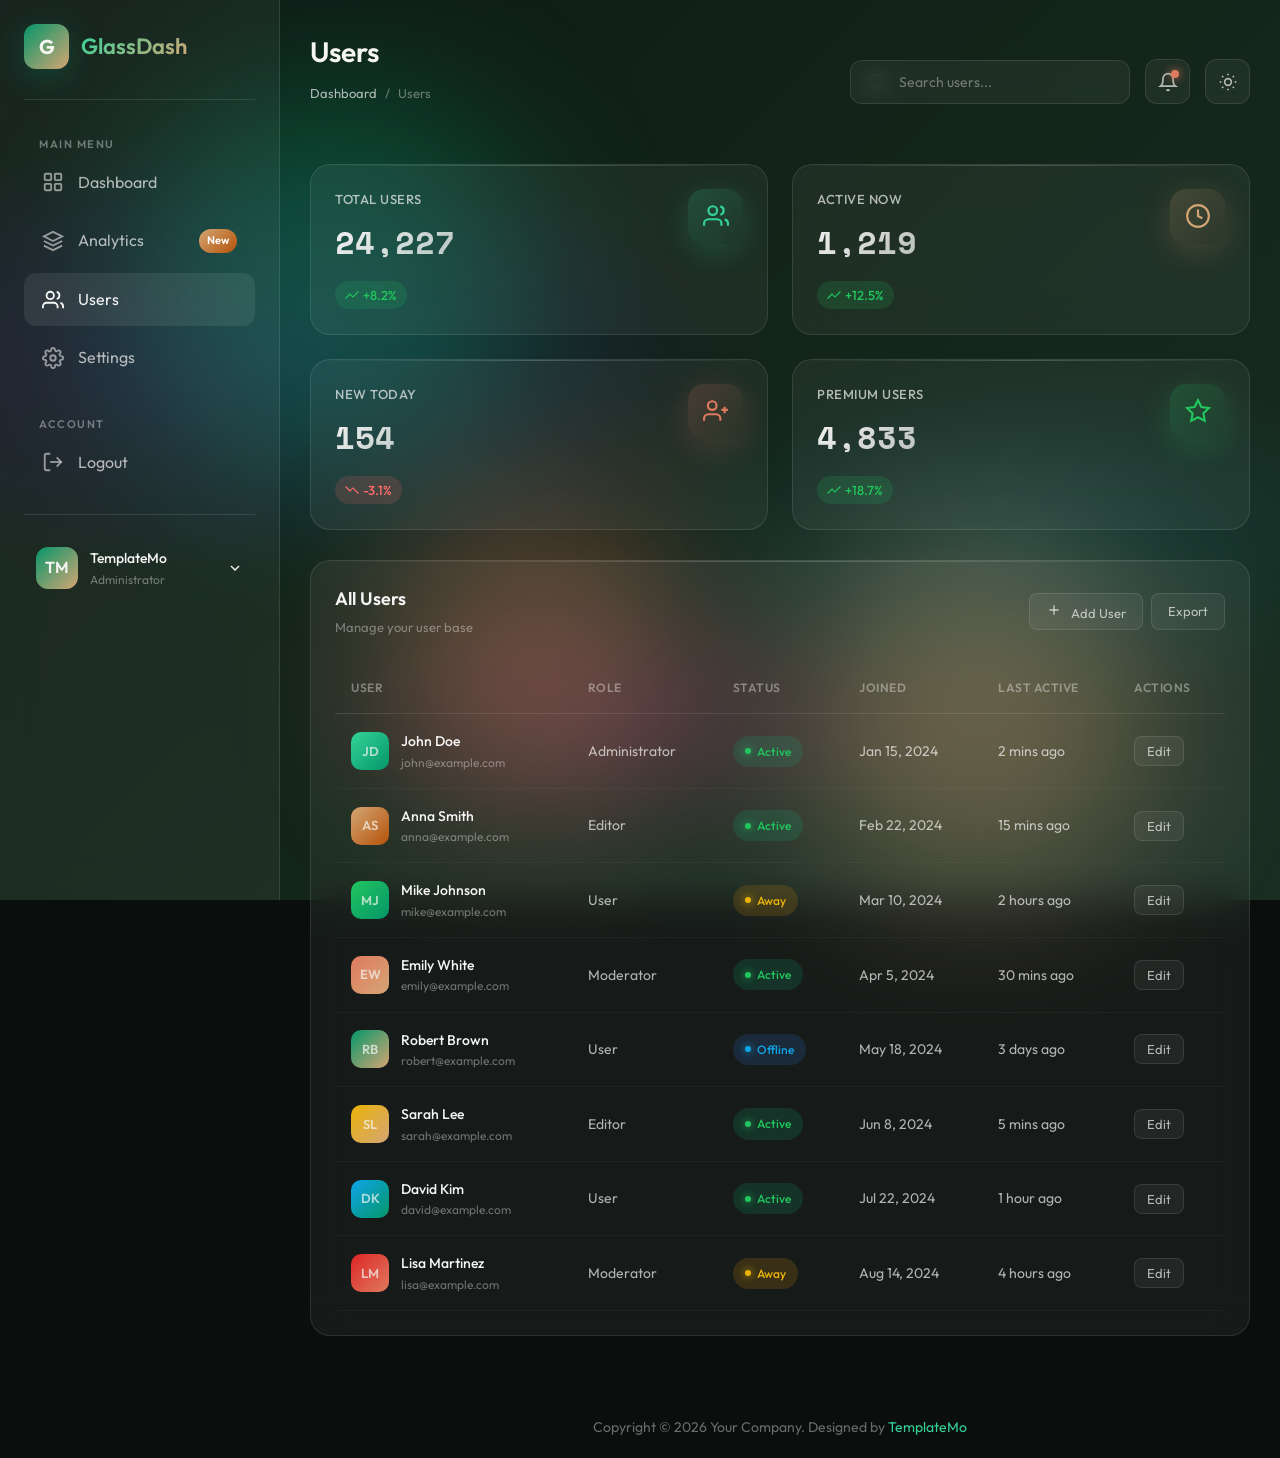
<file: admin/users.html>
<!DOCTYPE html>
<html lang="en">
<head>
    <meta charset="UTF-8">
    <meta name="viewport" content="width=device-width, initial-scale=1.0">
    <title>Users - 3D Glassmorphism Dashboard</title>
    <meta name="description" content="3D Glassmorphism Dashboard Template by TemplateMo">
    <link rel="preconnect" href="https://fonts.googleapis.com">
    <link rel="preconnect" href="https://fonts.gstatic.com" crossorigin>
    <link href="https://fonts.googleapis.com/css2?family=Outfit:wght@300;400;500;600;700&family=Space+Mono:wght@400;700&display=swap" rel="stylesheet">
    <link rel="stylesheet" href="templatemo-glass-admin-style.css">
    <!--

TemplateMo 607 Glass Admin

https://templatemo.com/tm-607-glass-admin

-->
</head>
<body>
    <!-- Animated Background -->
    <div class="background"></div>
    <div class="orb orb-1"></div>
    <div class="orb orb-2"></div>
    <div class="orb orb-3"></div>

    <div class="dashboard">
        <!-- Sidebar -->
        <aside class="sidebar" id="sidebar">
            <div class="sidebar-header">
                <div class="logo">G</div>
                <span class="logo-text">GlassDash</span>
            </div>

            <ul class="nav-menu">
                <li class="nav-section">
                    <span class="nav-section-title">Main Menu</span>
                    <ul>
                        <li class="nav-item">
                            <a href="index.html" class="nav-link">
                                <svg class="nav-icon" viewBox="0 0 24 24" fill="none" stroke="currentColor" stroke-width="2">
                                    <rect x="3" y="3" width="7" height="7" rx="1"/><rect x="14" y="3" width="7" height="7" rx="1"/>
                                    <rect x="3" y="14" width="7" height="7" rx="1"/><rect x="14" y="14" width="7" height="7" rx="1"/>
                                </svg>
                                Dashboard
                            </a>
                        </li>
                        <li class="nav-item">
                            <a href="analytics.html" class="nav-link">
                                <svg class="nav-icon" viewBox="0 0 24 24" fill="none" stroke="currentColor" stroke-width="2">
                                    <path d="M12 2L2 7l10 5 10-5-10-5z"/><path d="M2 17l10 5 10-5"/><path d="M2 12l10 5 10-5"/>
                                </svg>
                                Analytics
                                <span class="nav-badge">New</span>
                            </a>
                        </li>
                        <li class="nav-item">
                            <a href="users.html" class="nav-link active">
                                <svg class="nav-icon" viewBox="0 0 24 24" fill="none" stroke="currentColor" stroke-width="2">
                                    <path d="M17 21v-2a4 4 0 0 0-4-4H5a4 4 0 0 0-4 4v2"/><circle cx="9" cy="7" r="4"/>
                                    <path d="M23 21v-2a4 4 0 0 0-3-3.87"/><path d="M16 3.13a4 4 0 0 1 0 7.75"/>
                                </svg>
                                Users
                            </a>
                        </li>
                        <li class="nav-item">
                            <a href="settings.html" class="nav-link">
                                <svg class="nav-icon" viewBox="0 0 24 24" fill="none" stroke="currentColor" stroke-width="2">
                                    <circle cx="12" cy="12" r="3"/>
                                    <path d="M19.4 15a1.65 1.65 0 0 0 .33 1.82l.06.06a2 2 0 0 1 0 2.83 2 2 0 0 1-2.83 0l-.06-.06a1.65 1.65 0 0 0-1.82-.33 1.65 1.65 0 0 0-1 1.51V21a2 2 0 0 1-2 2 2 2 0 0 1-2-2v-.09A1.65 1.65 0 0 0 9 19.4a1.65 1.65 0 0 0-1.82.33l-.06.06a2 2 0 0 1-2.83 0 2 2 0 0 1 0-2.83l.06-.06a1.65 1.65 0 0 0 .33-1.82 1.65 1.65 0 0 0-1.51-1H3a2 2 0 0 1-2-2 2 2 0 0 1 2-2h.09A1.65 1.65 0 0 0 4.6 9a1.65 1.65 0 0 0-.33-1.82l-.06-.06a2 2 0 0 1 0-2.83 2 2 0 0 1 2.83 0l.06.06a1.65 1.65 0 0 0 1.82.33H9a1.65 1.65 0 0 0 1-1.51V3a2 2 0 0 1 2-2 2 2 0 0 1 2 2v.09a1.65 1.65 0 0 0 1 1.51 1.65 1.65 0 0 0 1.82-.33l.06-.06a2 2 0 0 1 2.83 0 2 2 0 0 1 0 2.83l-.06.06a1.65 1.65 0 0 0-.33 1.82V9a1.65 1.65 0 0 0 1.51 1H21a2 2 0 0 1 2 2 2 2 0 0 1-2 2h-.09a1.65 1.65 0 0 0-1.51 1z"/>
                                </svg>
                                Settings
                            </a>
                        </li>
                    </ul>
                </li>

                <li class="nav-section">
                    <span class="nav-section-title">Account</span>
                    <ul>
                        <li class="nav-item">
                            <a href="login.html" class="nav-link">
                                <svg class="nav-icon" viewBox="0 0 24 24" fill="none" stroke="currentColor" stroke-width="2">
                                    <path d="M9 21H5a2 2 0 0 1-2-2V5a2 2 0 0 1 2-2h4"/>
                                    <polyline points="16 17 21 12 16 7"/><line x1="21" y1="12" x2="9" y2="12"/>
                                </svg>
                                Logout
                            </a>
                        </li>
                    </ul>
                </li>
            </ul>

            <div class="sidebar-footer">
                <div class="user-profile">
                    <div class="user-avatar">TM</div>
                    <div class="user-info">
                        <div class="user-name">TemplateMo</div>
                        <div class="user-role">Administrator</div>
                    </div>
                    <svg width="16" height="16" viewBox="0 0 24 24" fill="none" stroke="currentColor" stroke-width="2">
                        <polyline points="6 9 12 15 18 9"/>
                    </svg>
                </div>
            </div>
        </aside>

        <!-- Main Content -->
        <main class="main-content">
            <!-- Top Navbar -->
            <nav class="navbar">
                <div class="page-header">
                    <h1 class="page-title">Users</h1>
                    <div class="page-breadcrumb">
                        <a href="index.html">Dashboard</a>
                        <span>/</span>
                        <span>Users</span>
                    </div>
                </div>
                <div class="navbar-right">
                    <div class="search-box">
                        <svg class="search-icon" viewBox="0 0 24 24" fill="none" stroke="currentColor" stroke-width="2">
                            <circle cx="11" cy="11" r="8"/><line x1="21" y1="21" x2="16.65" y2="16.65"/>
                        </svg>
                        <input type="text" class="search-input" placeholder="Search users...">
                    </div>
                    <button class="nav-btn">
                        <svg viewBox="0 0 24 24" fill="none" stroke="currentColor" stroke-width="2">
                            <path d="M18 8A6 6 0 0 0 6 8c0 7-3 9-3 9h18s-3-2-3-9"/><path d="M13.73 21a2 2 0 0 1-3.46 0"/>
                        </svg>
                        <span class="notification-dot"></span>
                    </button>
                    <button class="nav-btn" id="theme-toggle" title="Toggle Light/Dark Mode">
                        <svg class="icon-sun" viewBox="0 0 24 24" fill="none" stroke="currentColor" stroke-width="2">
                            <circle cx="12" cy="12" r="4"/><path d="M12 2v2"/><path d="M12 20v2"/>
                            <path d="M4.93 4.93l1.41 1.41"/><path d="M17.66 17.66l1.41 1.41"/>
                            <path d="M2 12h2"/><path d="M20 12h2"/>
                            <path d="M6.34 17.66l-1.41 1.41"/><path d="M19.07 4.93l-1.41 1.41"/>
                        </svg>
                        <svg class="icon-moon" viewBox="0 0 24 24" fill="none" stroke="currentColor" stroke-width="2" style="display: none;">
                            <path d="M21 12.79A9 9 0 1 1 11.21 3 7 7 0 0 0 21 12.79z"/>
                        </svg>
                    </button>
                </div>
            </nav>

            <!-- Stats Cards -->
            <section class="stats-grid">
                <div class="glass-card glass-card-3d stat-card">
                    <div class="stat-card-inner">
                        <div class="stat-info">
                            <h3>Total Users</h3>
                            <div class="stat-value">24,521</div>
                            <span class="stat-change positive">
                                <svg width="14" height="14" viewBox="0 0 24 24" fill="none" stroke="currentColor" stroke-width="2"><polyline points="23 6 13.5 15.5 8.5 10.5 1 18"/></svg>
                                +8.2%
                            </span>
                        </div>
                        <div class="stat-icon cyan">
                            <svg viewBox="0 0 24 24" fill="none" stroke="var(--emerald-light)" stroke-width="2">
                                <path d="M17 21v-2a4 4 0 0 0-4-4H5a4 4 0 0 0-4 4v2"/><circle cx="9" cy="7" r="4"/>
                                <path d="M23 21v-2a4 4 0 0 0-3-3.87"/><path d="M16 3.13a4 4 0 0 1 0 7.75"/>
                            </svg>
                        </div>
                    </div>
                </div>

                <div class="glass-card glass-card-3d stat-card">
                    <div class="stat-card-inner">
                        <div class="stat-info">
                            <h3>Active Now</h3>
                            <div class="stat-value">1,234</div>
                            <span class="stat-change positive">
                                <svg width="14" height="14" viewBox="0 0 24 24" fill="none" stroke="currentColor" stroke-width="2"><polyline points="23 6 13.5 15.5 8.5 10.5 1 18"/></svg>
                                +12.5%
                            </span>
                        </div>
                        <div class="stat-icon magenta">
                            <svg viewBox="0 0 24 24" fill="none" stroke="var(--gold)" stroke-width="2">
                                <circle cx="12" cy="12" r="10"/><path d="M12 6v6l4 2"/>
                            </svg>
                        </div>
                    </div>
                </div>

                <div class="glass-card glass-card-3d stat-card">
                    <div class="stat-card-inner">
                        <div class="stat-info">
                            <h3>New Today</h3>
                            <div class="stat-value">156</div>
                            <span class="stat-change negative">
                                <svg width="14" height="14" viewBox="0 0 24 24" fill="none" stroke="currentColor" stroke-width="2"><polyline points="23 18 13.5 8.5 8.5 13.5 1 6"/></svg>
                                -3.1%
                            </span>
                        </div>
                        <div class="stat-icon purple">
                            <svg viewBox="0 0 24 24" fill="none" stroke="var(--coral)" stroke-width="2">
                                <path d="M16 21v-2a4 4 0 0 0-4-4H5a4 4 0 0 0-4 4v2"/><circle cx="8.5" cy="7" r="4"/>
                                <line x1="20" y1="8" x2="20" y2="14"/><line x1="23" y1="11" x2="17" y2="11"/>
                            </svg>
                        </div>
                    </div>
                </div>

                <div class="glass-card glass-card-3d stat-card">
                    <div class="stat-card-inner">
                        <div class="stat-info">
                            <h3>Premium Users</h3>
                            <div class="stat-value">4,892</div>
                            <span class="stat-change positive">
                                <svg width="14" height="14" viewBox="0 0 24 24" fill="none" stroke="currentColor" stroke-width="2"><polyline points="23 6 13.5 15.5 8.5 10.5 1 18"/></svg>
                                +18.7%
                            </span>
                        </div>
                        <div class="stat-icon success">
                            <svg viewBox="0 0 24 24" fill="none" stroke="var(--success)" stroke-width="2">
                                <polygon points="12 2 15.09 8.26 22 9.27 17 14.14 18.18 21.02 12 17.77 5.82 21.02 7 14.14 2 9.27 8.91 8.26 12 2"/>
                            </svg>
                        </div>
                    </div>
                </div>
            </section>

            <!-- Users Table -->
            <section class="content-grid" style="grid-template-columns: 1fr;">
                <div class="glass-card table-card" style="grid-column: span 1;">
                    <div class="card-header">
                        <div>
                            <h2 class="card-title">All Users</h2>
                            <p class="card-subtitle">Manage your user base</p>
                        </div>
                        <div class="card-actions">
                            <button class="card-btn">
                                <svg width="16" height="16" viewBox="0 0 24 24" fill="none" stroke="currentColor" stroke-width="2" style="margin-right: 6px;">
                                    <line x1="12" y1="5" x2="12" y2="19"/><line x1="5" y1="12" x2="19" y2="12"/>
                                </svg>
                                Add User
                            </button>
                            <button class="card-btn">Export</button>
                        </div>
                    </div>
                    <div class="table-wrapper">
                        <table class="data-table">
                            <thead>
                                <tr>
                                    <th>User</th>
                                    <th>Role</th>
                                    <th>Status</th>
                                    <th>Joined</th>
                                    <th>Last Active</th>
                                    <th>Actions</th>
                                </tr>
                            </thead>
                            <tbody>
                                <tr>
                                    <td><div class="table-user"><div class="table-avatar" style="background: linear-gradient(135deg, var(--emerald-light), var(--emerald));">JD</div><div class="table-user-info"><span class="table-user-name">John Doe</span><span class="table-user-email">john@example.com</span></div></div></td>
                                    <td>Administrator</td>
                                    <td><span class="status-badge completed">Active</span></td>
                                    <td>Jan 15, 2024</td>
                                    <td>2 mins ago</td>
                                    <td>
                                        <button class="card-btn" style="padding: 6px 12px;">Edit</button>
                                    </td>
                                </tr>
                                <tr>
                                    <td><div class="table-user"><div class="table-avatar" style="background: linear-gradient(135deg, var(--gold), var(--amber));">AS</div><div class="table-user-info"><span class="table-user-name">Anna Smith</span><span class="table-user-email">anna@example.com</span></div></div></td>
                                    <td>Editor</td>
                                    <td><span class="status-badge completed">Active</span></td>
                                    <td>Feb 22, 2024</td>
                                    <td>15 mins ago</td>
                                    <td>
                                        <button class="card-btn" style="padding: 6px 12px;">Edit</button>
                                    </td>
                                </tr>
                                <tr>
                                    <td><div class="table-user"><div class="table-avatar" style="background: linear-gradient(135deg, var(--success), var(--emerald));">MJ</div><div class="table-user-info"><span class="table-user-name">Mike Johnson</span><span class="table-user-email">mike@example.com</span></div></div></td>
                                    <td>User</td>
                                    <td><span class="status-badge pending">Away</span></td>
                                    <td>Mar 10, 2024</td>
                                    <td>2 hours ago</td>
                                    <td>
                                        <button class="card-btn" style="padding: 6px 12px;">Edit</button>
                                    </td>
                                </tr>
                                <tr>
                                    <td><div class="table-user"><div class="table-avatar" style="background: linear-gradient(135deg, var(--coral), var(--gold));">EW</div><div class="table-user-info"><span class="table-user-name">Emily White</span><span class="table-user-email">emily@example.com</span></div></div></td>
                                    <td>Moderator</td>
                                    <td><span class="status-badge completed">Active</span></td>
                                    <td>Apr 5, 2024</td>
                                    <td>30 mins ago</td>
                                    <td>
                                        <button class="card-btn" style="padding: 6px 12px;">Edit</button>
                                    </td>
                                </tr>
                                <tr>
                                    <td><div class="table-user"><div class="table-avatar" style="background: linear-gradient(135deg, var(--emerald), var(--gold));">RB</div><div class="table-user-info"><span class="table-user-name">Robert Brown</span><span class="table-user-email">robert@example.com</span></div></div></td>
                                    <td>User</td>
                                    <td><span class="status-badge processing">Offline</span></td>
                                    <td>May 18, 2024</td>
                                    <td>3 days ago</td>
                                    <td>
                                        <button class="card-btn" style="padding: 6px 12px;">Edit</button>
                                    </td>
                                </tr>
                                <tr>
                                    <td><div class="table-user"><div class="table-avatar" style="background: linear-gradient(135deg, var(--warning), var(--gold));">SL</div><div class="table-user-info"><span class="table-user-name">Sarah Lee</span><span class="table-user-email">sarah@example.com</span></div></div></td>
                                    <td>Editor</td>
                                    <td><span class="status-badge completed">Active</span></td>
                                    <td>Jun 8, 2024</td>
                                    <td>5 mins ago</td>
                                    <td>
                                        <button class="card-btn" style="padding: 6px 12px;">Edit</button>
                                    </td>
                                </tr>
                                <tr>
                                    <td><div class="table-user"><div class="table-avatar" style="background: linear-gradient(135deg, var(--info), var(--emerald));">DK</div><div class="table-user-info"><span class="table-user-name">David Kim</span><span class="table-user-email">david@example.com</span></div></div></td>
                                    <td>User</td>
                                    <td><span class="status-badge completed">Active</span></td>
                                    <td>Jul 22, 2024</td>
                                    <td>1 hour ago</td>
                                    <td>
                                        <button class="card-btn" style="padding: 6px 12px;">Edit</button>
                                    </td>
                                </tr>
                                <tr>
                                    <td><div class="table-user"><div class="table-avatar" style="background: linear-gradient(135deg, var(--danger), var(--coral));">LM</div><div class="table-user-info"><span class="table-user-name">Lisa Martinez</span><span class="table-user-email">lisa@example.com</span></div></div></td>
                                    <td>Moderator</td>
                                    <td><span class="status-badge pending">Away</span></td>
                                    <td>Aug 14, 2024</td>
                                    <td>4 hours ago</td>
                                    <td>
                                        <button class="card-btn" style="padding: 6px 12px;">Edit</button>
                                    </td>
                                </tr>
                            </tbody>
                        </table>
                    </div>
                </div>
            </section>
        </main>
    </div>

    <!-- Mobile Menu Toggle -->
    <button class="mobile-menu-toggle">
        <svg viewBox="0 0 24 24" fill="none" stroke="currentColor" stroke-width="2">
            <line x1="3" y1="12" x2="21" y2="12"/><line x1="3" y1="6" x2="21" y2="6"/><line x1="3" y1="18" x2="21" y2="18"/>
        </svg>
    </button>

    <!-- Footer -->
    <footer class="site-footer">
        <p>Copyright © 2026 Your Company. Designed by <a href="https://templatemo.com" target="_blank" rel="nofollow">TemplateMo</a></p>
    </footer>

    <script src="templatemo-glass-admin-script.js"></script>
    <!-- TemplateMo 607 Glass Admin -->
</body>
</html>
</file>
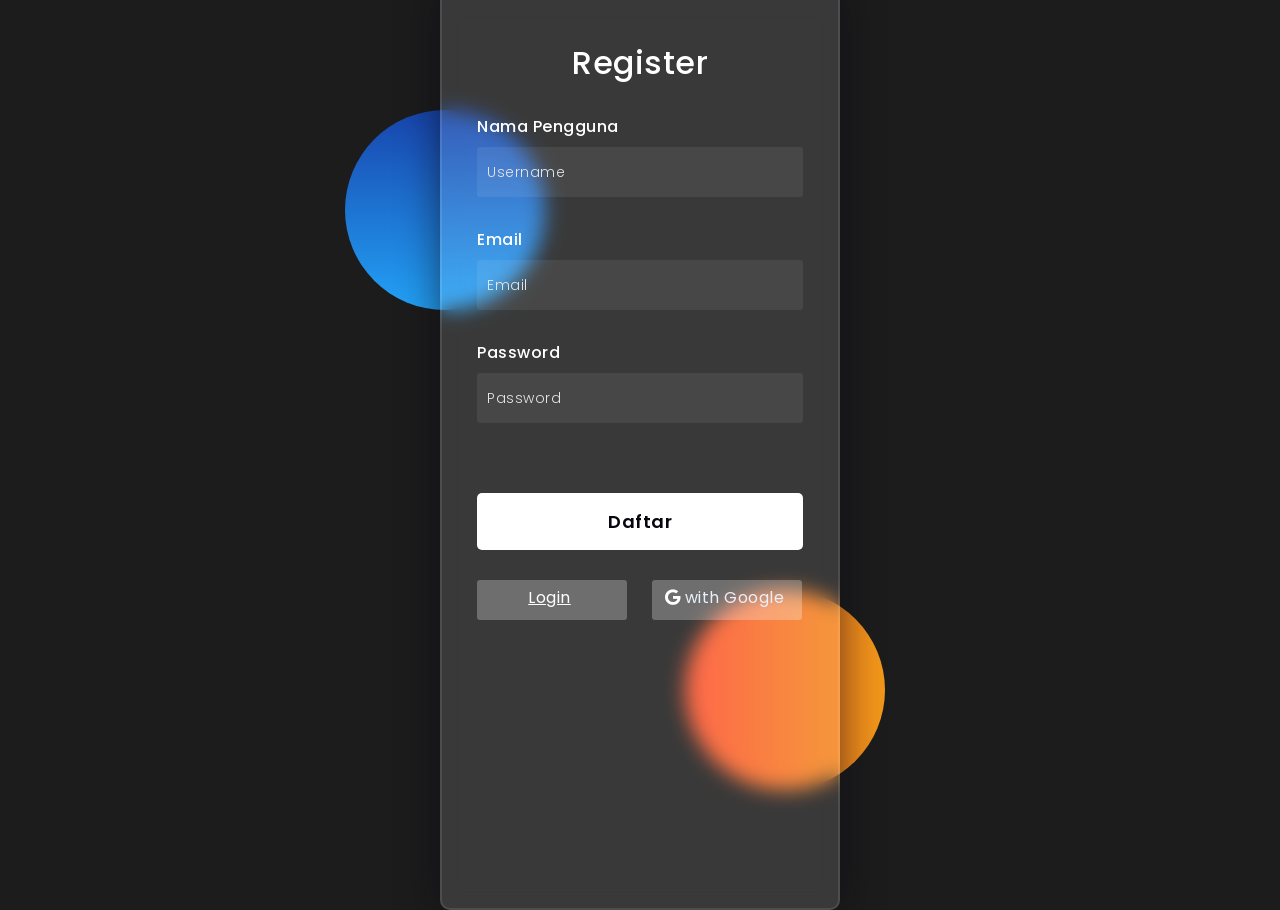
<file: login/register.html>
<!DOCTYPE html>
<html>
<head>
<meta charset="UTF-8">

 <link href="../img/favicon.ico" rel="icon">
    <title>Register</title>
 
    <link rel="preconnect" href="https://fonts.gstatic.com">
    <link rel="stylesheet" href="https://cdnjs.cloudflare.com/ajax/libs/font-awesome/5.15.4/css/all.min.css">
    <link href="https://fonts.googleapis.com/css2?family=Poppins:wght@300;500;600&display=swap" rel="stylesheet">
    <!--Stylesheet-->
    <link href="css/style.css" rel="stylesheet">


</head>

<body>
 <div class="background">
        <div class="shape"></div>
        <div class="shape"></div>
    </div>


<form id="registerForm">
    <h3>Register</h3>
  <label for="username">Nama Pengguna</label>
    <input type="text" id="username" required placeholder="Username">
  <label for="username">Email</label>
    <input type="email" id="email" required placeholder="Email">
  <label for="username">Password</label>
    <input type="password" id="password" required placeholder="Password">
 <p id="message"></p>
    <button type="submit">Daftar</button>
 <div class="social">
         <div class="go"> <a href="index.html">Login </a></div>
         <div class="kanan"><i class="fab fa-google"></i>with Google</div>
        </div>
</div>
  <p id="message"></p>
</form>


<script src="js/register.js" defer></script>
</body>
</html>
</file>
<file: templatemo-maison-style.css>
@charset "utf-8";
/* 

CSS Document 

TemplateMo 611 Maison Doree

https://templatemo.com/tm-611-maison-doree

*/

:root {
	--color-cream: #FFFBF5;
	--color-ivory: #F7F3ED;
	--color-warm-white: #FEFCF9;
	--color-gold: #B8860B;
	--color-gold-light: #D4A853;
	--color-gold-dark: #8B6914;
	--color-charcoal: #1C1C1C;
	--color-charcoal-soft: #3A3A3A;
	--color-taupe: #A69080;
	--color-taupe-light: #C4B5A5;

	--font-display: 'Cormorant Garamond', Georgia, serif;
	--font-body: 'DM Sans', -apple-system, sans-serif;

	--space-xs: 0.5rem;
	--space-sm: 1rem;
	--space-md: 2rem;
	--space-lg: 4rem;
	--space-xl: 6rem;
	--space-2xl: 10rem;
}

*,
*::before,
*::after {
	margin: 0;
	padding: 0;
	box-sizing: border-box;
}

html {
	scroll-behavior: smooth;
}

body {
	font-family: var(--font-body);
	font-size: 18px;
	line-height: 1.6;
	color: var(--color-charcoal);
	background-color: var(--color-cream);
	-webkit-font-smoothing: antialiased;
}

img {
	max-width: 100%;
	height: auto;
	display: block;
}

a {
	color: inherit;
	text-decoration: none;
}

/* Typography */
.heading-display {
	font-family: var(--font-display);
	font-weight: 300;
	line-height: 1.1;
	letter-spacing: -0.02em;
}

.heading-editorial {
	font-family: var(--font-display);
	font-weight: 400;
	font-style: italic;
	line-height: 1.2;
}

.text-label {
	font-family: var(--font-body);
	font-size: 0.85rem;
	font-weight: 500;
	letter-spacing: 0.15em;
	text-transform: uppercase;
	color: var(--color-taupe);
}

.text-body {
	font-family: var(--font-body);
	font-size: 1.1rem;
	line-height: 1.7;
	color: var(--color-charcoal-soft);
}

/* Layout Utilities */
.container {
	width: 100%;
	max-width: 1400px;
	margin: 0 auto;
	padding: 0 var(--space-md);
}

.container--narrow {
	max-width: 900px;
}

.container--wide {
	max-width: 1600px;
}

/* ========================================
           HEADER / NAVIGATION
        ======================================== */
.site-header {
	position: fixed;
	top: 0;
	left: 0;
	right: 0;
	z-index: 1000;
	padding: var(--space-md) 0;
	transition: background 0.4s ease, padding 0.4s ease;
}

.site-header::before {
	content: '';
	position: absolute;
	top: 0;
	left: 0;
	right: 0;
	bottom: 0;
	background-color: rgba(255, 251, 245, 0.6);
	z-index: -1;
}

.site-header.scrolled {
	background: rgba(255, 251, 245, 0.98);
	backdrop-filter: blur(10px);
	padding: var(--space-sm) 0;
	box-shadow: 0 1px 0 rgba(0, 0, 0, 0.05);
}

.site-header.scrolled::before {
	display: none;
}

.header-inner {
	display: flex;
	align-items: center;
	justify-content: space-between;
}

.logo {
	font-family: var(--font-display);
	font-size: 2rem;
	font-weight: 400;
	letter-spacing: 0.05em;
}

.logo span {
	color: var(--color-gold);
}

.nav-main {
	display: flex;
	align-items: center;
	gap: var(--space-lg);
}

.nav-main a:not(.nav-cta) {
	font-family: var(--font-body);
	font-size: 1.05rem;
	font-weight: 500;
	letter-spacing: 0.02em;
	position: relative;
	padding: var(--space-xs) 0;
	transition: color 0.3s ease;
}

.nav-main a:not(.nav-cta):hover {
	color: var(--color-gold);
}

.nav-cta {
	font-family: var(--font-body);
	font-size: 0.9rem;
	font-weight: 500;
	letter-spacing: 0.1em;
	text-transform: uppercase;
	padding: 0.875rem 1.5rem;
	border: 1px solid var(--color-charcoal);
	transition: all 0.3s ease;
}

.nav-cta:hover {
	background-color: var(--color-charcoal);
	color: var(--color-cream);
}

/* Mobile Menu Toggle */
.menu-toggle {
	display: none;
	flex-direction: column;
	gap: 5px;
	background: none;
	border: none;
	cursor: pointer;
	padding: 10px;
}

.menu-toggle span {
	display: block;
	width: 24px;
	height: 1.5px;
	background-color: var(--color-charcoal);
	transition: all 0.3s ease;
}

/* ========================================
           HERO SECTION
        ======================================== */
.hero {
	min-height: 600px;
	max-height: 820px;
	height: 100vh;
	display: grid;
	grid-template-columns: 1fr 1.2fr;
	background-color: var(--color-cream);
	overflow: hidden;
}

.hero-content {
	display: flex;
	flex-direction: column;
	justify-content: center;
	padding: var(--space-md) var(--space-lg);
	padding-left: max(var(--space-md), calc((100vw - 1400px) / 2 + var(--space-md)));
}

.hero-tagline {
	margin-bottom: var(--space-sm);
	opacity: 0;
	transform: translateY(20px);
	animation: fadeUp 0.8s ease forwards;
	animation-delay: 0.3s;
}

.hero-title {
	font-size: clamp(2.5rem, 4.5vw, 4rem);
	margin-bottom: var(--space-sm);
	opacity: 0;
	transform: translateY(30px);
	animation: fadeUp 0.8s ease forwards;
	animation-delay: 0.5s;
}

.hero-title em {
	font-style: italic;
	color: var(--color-gold);
}

.hero-description {
	max-width: 380px;
	margin-bottom: var(--space-md);
	opacity: 0;
	transform: translateY(20px);
	animation: fadeUp 0.8s ease forwards;
	animation-delay: 0.7s;
}

.hero-actions {
	display: flex;
	align-items: center;
	gap: var(--space-md);
	opacity: 0;
	transform: translateY(20px);
	animation: fadeUp 0.8s ease forwards;
	animation-delay: 0.9s;
}

.btn-primary {
	display: inline-flex;
	align-items: center;
	gap: var(--space-sm);
	font-family: var(--font-body);
	font-size: 0.9rem;
	font-weight: 500;
	letter-spacing: 0.1em;
	text-transform: uppercase;
	padding: 1.1rem 2.25rem;
	background-color: var(--color-charcoal);
	color: var(--color-cream);
	border: none;
	cursor: pointer;
	transition: all 0.3s ease;
}

.btn-primary:hover {
	background-color: var(--color-gold-dark);
}

.btn-text {
	font-family: var(--font-body);
	font-size: 1rem;
	font-weight: 500;
	color: var(--color-charcoal);
	position: relative;
}

.btn-text::after {
	content: '→';
	margin-left: 0.5rem;
	transition: margin-left 0.3s ease;
}

.btn-text:hover::after {
	margin-left: 0.75rem;
}

.hero-image {
	position: relative;
	overflow: hidden;
	clip-path: polygon(15% 0, 100% 0, 100% 100%, 0 100%);
}

.hero-slide {
	position: absolute;
	inset: 0;
	opacity: 0;
	transition: opacity 1s ease-in-out;
}

.hero-slide.active {
	opacity: 1;
}

.hero-slide img {
	width: 100%;
	height: 100%;
	object-fit: cover;
}

.hero-image-overlay {
	position: absolute;
	bottom: var(--space-lg);
	left: var(--space-lg);
	background-color: var(--color-warm-white);
	padding: var(--space-md);
	max-width: 280px;
	z-index: 10;
	opacity: 0;
	transform: translateY(20px);
	animation: fadeUp 0.8s ease forwards;
	animation-delay: 1.1s;
}

.overlay-title {
	font-family: var(--font-display);
	font-size: 1.4rem;
	font-weight: 400;
	margin-bottom: var(--space-xs);
	transition: opacity 0.5s ease;
}

.overlay-price {
	font-family: var(--font-body);
	font-size: 1rem;
	color: var(--color-gold);
	font-weight: 500;
	transition: opacity 0.5s ease;
}

@keyframes fadeUp {
	to {
		opacity: 1;
		transform: translateY(0);
	}
}

/* ========================================
           FEATURED PIECE SECTION
        ======================================== */
.featured-piece {
	padding: var(--space-2xl) 0;
	background-color: var(--color-ivory);
}

.featured-grid {
	display: grid;
	grid-template-columns: 1.4fr 1fr;
	gap: var(--space-xl);
	align-items: center;
}

.featured-image-wrapper {
	position: relative;
}

.featured-image {
	aspect-ratio: 4/5;
	overflow: hidden;
}

.featured-image img {
	width: 100%;
	height: 100%;
	object-fit: cover;
	transition: transform 0.8s ease;
}

.featured-image-wrapper:hover .featured-image img {
	transform: scale(1.03);
}

.featured-badge {
	position: absolute;
	top: var(--space-md);
	left: var(--space-md);
	background-color: var(--color-gold);
	color: var(--color-cream);
	font-family: var(--font-body);
	font-size: 0.7rem;
	font-weight: 500;
	letter-spacing: 0.1em;
	text-transform: uppercase;
	padding: 0.5rem 1rem;
}

.featured-content {
	padding-right: var(--space-lg);
}

.featured-label {
	margin-bottom: var(--space-sm);
}

.featured-title {
	font-size: clamp(2.75rem, 4.5vw, 4rem);
	margin-bottom: var(--space-md);
}

.featured-description {
	margin-bottom: var(--space-md);
}

.featured-details {
	display: flex;
	flex-direction: column;
	gap: var(--space-sm);
	margin-bottom: var(--space-lg);
	padding: var(--space-md) 0;
	border-top: 1px solid var(--color-taupe-light);
	border-bottom: 1px solid var(--color-taupe-light);
}

.detail-row {
	display: flex;
	justify-content: space-between;
	font-size: 1rem;
}

.detail-label {
	color: var(--color-taupe);
}

.detail-value {
	font-weight: 500;
}

.featured-price {
	font-family: var(--font-display);
	font-size: 2.25rem;
	font-weight: 400;
	color: var(--color-gold-dark);
	margin-bottom: var(--space-md);
}

/* ========================================
           COLLECTIONS SECTION
        ======================================== */
.collections {
	padding: var(--space-2xl) 0;
	background-color: var(--color-cream);
}

.section-header {
	display: flex;
	justify-content: space-between;
	align-items: flex-end;
	margin-bottom: var(--space-xl);
}

.section-header-left {
	max-width: 500px;
}

.section-title {
	font-size: clamp(2.25rem, 4vw, 3.5rem);
	margin-bottom: var(--space-sm);
}

.section-subtitle {
	color: var(--color-taupe);
}

/* Asymmetric Masonry Grid */
.collections-grid {
	display: grid;
	grid-template-columns: repeat(12, 1fr);
	grid-template-rows: repeat(2, auto);
	gap: var(--space-md);
}

.collection-item {
	position: relative;
	overflow: hidden;
	cursor: pointer;
}

.collection-item:nth-child(1) {
	grid-column: 1 / 6;
	grid-row: 1 / 3;
}

.collection-item:nth-child(2) {
	grid-column: 6 / 10;
	grid-row: 1 / 2;
}

.collection-item:nth-child(3) {
	grid-column: 10 / 13;
	grid-row: 1 / 2;
}

.collection-item:nth-child(4) {
	grid-column: 6 / 9;
	grid-row: 2 / 3;
}

.collection-item:nth-child(5) {
	grid-column: 9 / 13;
	grid-row: 2 / 3;
}

.collection-image {
	width: 100%;
	height: 100%;
	min-height: 280px;
	overflow: hidden;
}

.collection-item:nth-child(1) .collection-image {
	min-height: 600px;
}

.collection-image img {
	width: 100%;
	height: 100%;
	object-fit: cover;
	transition: transform 0.6s ease;
}

.collection-item:hover .collection-image img {
	transform: scale(1.05);
}

.collection-overlay {
	position: absolute;
	inset: 0;
	background: linear-gradient(to top, rgba(28, 28, 28, 0.7) 0%, transparent 60%);
	display: flex;
	flex-direction: column;
	justify-content: flex-end;
	padding: var(--space-md);
	opacity: 0;
	transition: opacity 0.4s ease;
}

.collection-item:hover .collection-overlay {
	opacity: 1;
}

.collection-name {
	font-family: var(--font-display);
	font-size: 1.75rem;
	font-weight: 400;
	color: var(--color-cream);
	margin-bottom: var(--space-xs);
}

.collection-count {
	font-size: 0.9rem;
	color: var(--color-taupe-light);
	letter-spacing: 0.05em;
}

/* ========================================
           ABOUT / STORY SECTION
        ======================================== */
.story {
	padding: var(--space-2xl) 0;
	background: linear-gradient(104deg,
			#1C1C1C 0%,
			#1C1C1C 50%,
			#222222 50%,
			#222222 100%);
	color: var(--color-cream);
	overflow: hidden;
}

.story-grid {
	display: grid;
	grid-template-columns: 1fr 1fr;
	gap: var(--space-xl);
	align-items: center;
}

.story-content {
	padding-right: var(--space-lg);
}

.story-label {
	color: var(--color-gold-light);
	margin-bottom: var(--space-sm);
}

.story-title {
	font-size: clamp(2.75rem, 4.5vw, 4.5rem);
	margin-bottom: var(--space-md);
	color: var(--color-cream);
}

.story-text {
	color: var(--color-taupe-light);
	margin-bottom: var(--space-md);
}

.story-signature {
	margin-top: var(--space-lg);
}

.signature-name {
	font-family: var(--font-display);
	font-style: italic;
	font-size: 1.75rem;
	color: var(--color-gold-light);
	margin-bottom: var(--space-xs);
}

.signature-title {
	font-size: 0.9rem;
	color: var(--color-taupe);
	letter-spacing: 0.1em;
	text-transform: uppercase;
}

.story-images {
	display: grid;
	grid-template-columns: 1fr 1fr;
	gap: var(--space-md);
	position: relative;
}

.story-image:first-child {
	margin-top: var(--space-xl);
}

.story-image {
	aspect-ratio: 3/4;
	overflow: hidden;
}

.story-image img {
	width: 100%;
	height: 100%;
	object-fit: cover;
}

/* ========================================
           CRAFTSMANSHIP SECTION
        ======================================== */
.craftsmanship {
	padding: var(--space-2xl) 0;
	background-color: var(--color-ivory);
	overflow: hidden;
}

.craft-grid {
	display: grid;
	grid-template-columns: 1fr 1.5fr;
	gap: var(--space-xl);
	align-items: center;
}

.craft-content {
	order: 1;
}

.craft-image-wrapper {
	order: 2;
	position: relative;
}

.craft-image {
	aspect-ratio: 16/10;
	overflow: hidden;
}

.craft-image img {
	width: 100%;
	height: 100%;
	object-fit: cover;
}

.craft-stats {
	position: absolute;
	bottom: -40px;
	left: var(--space-lg);
	right: var(--space-lg);
	display: flex;
	gap: var(--space-lg);
	background-color: var(--color-warm-white);
	padding: var(--space-md) var(--space-lg);
	box-shadow: 0 10px 40px rgba(0, 0, 0, 0.08);
}

.stat-item {
	text-align: center;
}

.stat-number {
	font-family: var(--font-display);
	font-size: 2.75rem;
	font-weight: 300;
	color: var(--color-gold-dark);
	line-height: 1;
	margin-bottom: var(--space-xs);
}

.stat-label {
	font-size: 0.8rem;
	letter-spacing: 0.1em;
	text-transform: uppercase;
	color: var(--color-taupe);
}

.craft-title {
	font-size: clamp(2.25rem, 3.5vw, 3rem);
	margin-bottom: var(--space-md);
}

.craft-text {
	margin-bottom: var(--space-md);
}

.craft-list {
	list-style: none;
	margin-bottom: var(--space-lg);
}

.craft-list li {
	position: relative;
	padding-left: var(--space-md);
	margin-bottom: var(--space-sm);
	font-size: 1.05rem;
}

.craft-list li::before {
	content: '';
	position: absolute;
	left: 0;
	top: 0.6em;
	width: 6px;
	height: 1px;
	background-color: var(--color-gold);
}

/* ========================================
           TESTIMONIALS SECTION
        ======================================== */
.testimonials {
	padding: var(--space-2xl) 0;
	background-color: var(--color-cream);
}

.testimonials-header {
	text-align: center;
	margin-bottom: var(--space-xl);
}

.testimonials-title {
	font-size: clamp(2.25rem, 3.5vw, 3rem);
	margin-bottom: var(--space-sm);
}

.testimonials-subtitle {
	color: var(--color-taupe);
}

.testimonials-grid {
	display: grid;
	grid-template-columns: repeat(3, 1fr);
	gap: var(--space-md);
}

.testimonial-card {
	background-color: var(--color-ivory);
	padding: var(--space-lg);
	position: relative;
	transition: transform 0.3s ease, box-shadow 0.3s ease;
}

.testimonial-card:hover {
	transform: translateY(-5px);
	box-shadow: 0 15px 40px rgba(0, 0, 0, 0.08);
}

.testimonial-card::before {
	content: '"';
	position: absolute;
	top: var(--space-sm);
	right: var(--space-md);
	font-family: var(--font-display);
	font-size: 4rem;
	line-height: 1;
	color: var(--color-gold);
	opacity: 0.3;
}

.testimonial-stars {
	display: flex;
	gap: 4px;
	margin-bottom: var(--space-sm);
}

.testimonial-stars span {
	color: var(--color-gold);
	font-size: 1rem;
}

.testimonial-text {
	font-family: var(--font-display);
	font-size: 1.15rem;
	font-style: italic;
	line-height: 1.6;
	color: var(--color-charcoal);
	margin-bottom: var(--space-md);
}

.testimonial-author {
	display: flex;
	align-items: center;
	gap: var(--space-sm);
	padding-top: var(--space-sm);
	border-top: 1px solid var(--color-taupe-light);
}

.testimonial-avatar {
	width: 48px;
	height: 48px;
	border-radius: 50%;
	overflow: hidden;
	flex-shrink: 0;
}

.testimonial-avatar img {
	width: 100%;
	height: 100%;
	object-fit: cover;
}

.testimonial-info {
	flex: 1;
}

.testimonial-name {
	font-family: var(--font-body);
	font-size: 1rem;
	font-weight: 500;
	color: var(--color-charcoal);
}

.testimonial-detail {
	font-size: 0.9rem;
	color: var(--color-taupe);
}

/* ========================================
           CONTACT / VISIT SECTION
        ======================================== */
.contact {
	padding: var(--space-2xl) 0;
	background-color: var(--color-ivory);
}

.contact-grid {
	display: grid;
	grid-template-columns: 1fr 1fr;
	gap: var(--space-xl);
}

.contact-content {
	padding-right: var(--space-lg);
}

.contact-title {
	font-size: clamp(2.25rem, 3.5vw, 3rem);
	margin-bottom: var(--space-md);
}

.contact-text {
	margin-bottom: var(--space-lg);
}

.contact-details {
	margin-bottom: var(--space-lg);
}

.contact-item {
	margin-bottom: var(--space-md);
}

.contact-item-label {
	font-size: 0.85rem;
	letter-spacing: 0.1em;
	text-transform: uppercase;
	color: var(--color-taupe);
	margin-bottom: var(--space-xs);
}

.contact-item-value {
	font-family: var(--font-display);
	font-size: 1.35rem;
}

.contact-item-value a {
	transition: color 0.3s ease;
}

.contact-item-value a:hover {
	color: var(--color-gold);
}

.contact-form-wrapper {
	background-color: var(--color-warm-white);
	padding: var(--space-lg);
}

.form-title {
	font-family: var(--font-display);
	font-size: 1.65rem;
	font-weight: 400;
	margin-bottom: var(--space-md);
}

.form-group {
	margin-bottom: var(--space-md);
}

.form-label {
	display: block;
	font-size: 0.9rem;
	font-weight: 500;
	letter-spacing: 0.05em;
	margin-bottom: var(--space-xs);
}

.form-input,
.form-textarea {
	width: 100%;
	padding: 0.875rem 1rem;
	font-family: var(--font-body);
	font-size: 1rem;
	border: 1px solid var(--color-taupe-light);
	background-color: transparent;
	transition: border-color 0.3s ease;
}

.form-input:focus,
.form-textarea:focus {
	outline: none;
	border-color: var(--color-gold);
}

.form-textarea {
	min-height: 120px;
	resize: vertical;
}

.form-submit {
	width: 100%;
	padding: 1.1rem;
	font-family: var(--font-body);
	font-size: 0.9rem;
	font-weight: 500;
	letter-spacing: 0.1em;
	text-transform: uppercase;
	background-color: var(--color-charcoal);
	color: var(--color-cream);
	border: none;
	cursor: pointer;
	transition: background-color 0.3s ease;
}

.form-submit:hover {
	background-color: var(--color-gold-dark);
}

/* ========================================
           FOOTER - 4 Column Layout
        ======================================== */
.site-footer {
	background: linear-gradient(104deg,
			#1C1C1C 0%,
			#1C1C1C 28%,
			#222222 28%,
			#222222 72%,
			#1C1C1C 72%,
			#1C1C1C 100%);
	color: var(--color-cream);
	padding: var(--space-xl) 0 var(--space-md);
	position: relative;
}

.footer-grid {
	display: grid;
	grid-template-columns: 1.5fr 1fr 1fr 1.2fr;
	gap: var(--space-lg);
	margin-bottom: var(--space-lg);
	padding-bottom: var(--space-lg);
	border-bottom: 1px solid rgba(255, 255, 255, 0.1);
}

/* Column 1: Brand */
.footer-brand {
	padding-right: var(--space-md);
}

.footer-logo {
	font-family: var(--font-display);
	font-size: 2rem;
	font-weight: 400;
	letter-spacing: 0.03em;
	margin-bottom: var(--space-sm);
}

.footer-logo span {
	color: var(--color-gold-light);
}

.footer-tagline {
	font-size: 1rem;
	color: var(--color-taupe);
	line-height: 1.7;
	margin-bottom: var(--space-md);
}

.footer-contact-info p {
	font-size: 0.95rem;
	color: var(--color-taupe-light);
	margin-bottom: var(--space-xs);
}

.footer-contact-info a {
	color: var(--color-taupe-light);
	transition: color 0.3s ease;
}

.footer-contact-info a:hover {
	color: var(--color-gold-light);
}

/* Column Headers */
.footer-column-title {
	font-family: var(--font-body);
	font-size: 0.85rem;
	font-weight: 500;
	letter-spacing: 0.12em;
	text-transform: uppercase;
	color: var(--color-gold-light);
	margin-bottom: var(--space-md);
}

/* Column Links */
.footer-links {
	list-style: none;
}

.footer-links li {
	margin-bottom: 0.75rem;
}

.footer-links a {
	font-size: 1rem;
	color: var(--color-taupe-light);
	transition: color 0.3s ease;
}

.footer-links a:hover {
	color: var(--color-cream);
}

/* Column 4: About Website */
.footer-about p {
	font-size: 0.95rem;
	color: var(--color-taupe);
	line-height: 1.7;
	margin-bottom: var(--space-sm);
}

.footer-about a {
	color: var(--color-gold-light);
	transition: color 0.3s ease;
}

.footer-about a:hover {
	color: var(--color-cream);
}

/* Footer Bottom */
.footer-bottom {
	display: flex;
	justify-content: space-between;
	align-items: center;
}

.footer-copyright {
	font-size: 0.85rem;
	color: var(--color-taupe);
}

.footer-copyright a {
	color: var(--color-gold-light);
	transition: color 0.3s ease;
}

.footer-copyright a:hover {
	color: var(--color-cream);
}

.footer-social {
	display: flex;
	gap: var(--space-md);
}

.footer-social a {
	font-size: 0.9rem;
	color: var(--color-taupe);
	transition: color 0.3s ease;
}

.footer-social a:hover {
	color: var(--color-gold-light);
}

/* ========================================
           RESPONSIVE STYLES
        ======================================== */
@media (max-width: 1200px) {
	.hero {
		grid-template-columns: 1fr 1fr;
	}

	.hero-content {
		padding: var(--space-md) var(--space-md);
		padding-left: var(--space-lg);
	}

	.collections-grid {
		grid-template-columns: repeat(6, 1fr);
	}

	.collection-item:nth-child(1) {
		grid-column: 1 / 4;
		grid-row: 1 / 2;
	}

	.collection-item:nth-child(2) {
		grid-column: 4 / 7;
		grid-row: 1 / 2;
	}

	.collection-item:nth-child(3) {
		grid-column: 1 / 3;
		grid-row: 2 / 3;
	}

	.collection-item:nth-child(4) {
		grid-column: 3 / 5;
		grid-row: 2 / 3;
	}

	.collection-item:nth-child(5) {
		grid-column: 5 / 7;
		grid-row: 2 / 3;
	}

	.collection-item:nth-child(1) .collection-image {
		min-height: 350px;
	}
}

@media (max-width: 1100px) {
	.logo {
		font-size: 1.5rem;
	}

	.nav-main {
		gap: var(--space-md);
	}

	.nav-main a:not(.nav-cta) {
		font-size: 0.85rem;
	}

	.nav-cta {
		font-size: 0.75rem;
		padding: 0.7rem 1rem;
	}

	.craft-stats {
		gap: var(--space-md);
		padding: var(--space-sm) var(--space-md);
		left: var(--space-md);
		right: var(--space-md);
	}
}

@media (max-width: 860px) {
	.nav-main {
		display: none;
	}

	.menu-toggle {
		display: flex;
	}

	.hero {
		grid-template-columns: 1fr;
		height: auto;
		max-height: none;
	}

	.hero-content {
		padding: calc(var(--space-lg) + 60px) var(--space-md) var(--space-lg);
		order: 2;
	}

	.hero-image {
		order: 1;
		height: 400px;
		clip-path: none;
	}

	.hero-image-overlay {
		display: none;
	}

	.featured-grid,
	.story-grid,
	.craft-grid,
	.contact-grid {
		grid-template-columns: 1fr;
	}

	.featured-content {
		padding-right: 0;
		order: 2;
	}

	.featured-image-wrapper {
		order: 1;
	}

	.story-content {
		padding-right: 0;
	}

	.craft-content {
		order: 2;
	}

	.craft-image-wrapper {
		order: 1;
	}

	.craft-stats {
		position: static;
		margin-top: var(--space-md);
		justify-content: center;
	}

	.testimonials-grid {
		grid-template-columns: 1fr;
		gap: var(--space-md);
	}

	.contact-content {
		padding-right: 0;
	}

	.footer-grid {
		grid-template-columns: 1fr 1fr;
		gap: var(--space-lg);
	}

	.footer-brand {
		grid-column: 1 / -1;
		padding-right: 0;
	}

	.footer-bottom {
		flex-direction: column;
		gap: var(--space-md);
		text-align: center;
	}
}

@media (max-width: 768px) {
	.collections-grid {
		grid-template-columns: 1fr 1fr;
	}

	.collection-item:nth-child(1) {
		grid-column: 1 / -1;
		grid-row: auto;
	}

	.collection-item:nth-child(2),
	.collection-item:nth-child(3),
	.collection-item:nth-child(4),
	.collection-item:nth-child(5) {
		grid-column: auto;
		grid-row: auto;
	}

	.collection-item:nth-child(1) .collection-image {
		min-height: 300px;
	}

	.collection-overlay {
		opacity: 1;
	}

	.story-images {
		grid-template-columns: 1fr;
		gap: var(--space-sm);
	}

	.story-image:first-child {
		margin-top: 0;
	}

	.section-header {
		flex-direction: column;
		align-items: flex-start;
		gap: var(--space-md);
	}

	.testimonials-grid {
		grid-template-columns: repeat(2, 1fr);
	}

	.testimonial-card:nth-child(3) {
		grid-column: 1 / -1;
	}
}

@media (max-width: 576px) {
	:root {
		--space-lg: 3rem;
		--space-xl: 4rem;
		--space-2xl: 6rem;
	}

	.hero-actions {
		flex-direction: column;
		align-items: flex-start;
	}

	.collections-grid {
		grid-template-columns: 1fr;
	}

	.collection-item:nth-child(n) {
		grid-column: 1;
	}

	.craft-stats {
		flex-direction: column;
		gap: var(--space-md);
	}

	.testimonials-grid {
		grid-template-columns: 1fr;
	}

	.testimonial-card:nth-child(3) {
		grid-column: auto;
	}

	.footer-grid {
		grid-template-columns: 1fr;
	}
}

/* Mobile Navigation */
.mobile-nav {
	position: fixed;
	top: 0;
	right: -100%;
	width: 100%;
	max-width: 400px;
	height: 100vh;
	height: 100dvh;
	background-color: var(--color-warm-white);
	z-index: 2000;
	padding: var(--space-xl) var(--space-md);
	transition: right 0.4s ease;
	display: flex;
	flex-direction: column;
	overflow-y: auto;
	overscroll-behavior: contain;
}

.mobile-nav.active {
	right: 0;
}

.mobile-nav-close {
	position: absolute;
	top: var(--space-md);
	right: var(--space-md);
	background: none;
	border: none;
	font-size: 1.5rem;
	cursor: pointer;
	color: var(--color-charcoal);
}

.mobile-nav-links {
	list-style: none;
	margin-top: var(--space-xl);
}

.mobile-nav-links li {
	margin-bottom: var(--space-md);
}

.mobile-nav-links a {
	font-family: var(--font-display);
	font-size: 2rem;
	font-weight: 400;
	color: var(--color-charcoal);
	transition: color 0.3s ease;
}

.mobile-nav-links a:hover {
	color: var(--color-gold);
}

.mobile-nav-cta {
	margin-top: var(--space-xl);
	padding-bottom: var(--space-md);
}

.mobile-overlay {
	position: fixed;
	inset: 0;
	background-color: rgba(0, 0, 0, 0.4);
	z-index: 1999;
	opacity: 0;
	visibility: hidden;
	transition: opacity 0.4s ease, visibility 0.4s ease;
}

.mobile-overlay.active {
	opacity: 1;
	visibility: visible;
}
</file>
<file: admin/templatemo-glass-admin-style.css>
/* ============================================
   TemplateMo 3D Glassmorphism Dashboard
   https://templatemo.com
   CSS Stylesheet
============================================ */

/* ============================================
   CSS CUSTOM PROPERTIES
============================================ */
:root {
    /* Primary Colors - Emerald & Gold Luxury */
    --emerald: #059669;
    --emerald-light: #34d399;
    --gold: #d4a574;
    --gold-light: #e8c9a0;
    --amber: #b45309;
    --cream: #fef3e2;
    
    /* Accent Colors */
    --coral: #e07a5f;
    --slate: #475569;
    
    /* Glass Colors */
    --glass-bg: rgba(255, 255, 255, 0.05);
    --glass-border: rgba(255, 255, 255, 0.1);
    --glass-shadow: rgba(0, 0, 0, 0.3);
    --glass-hover: rgba(255, 255, 255, 0.08);
    
    /* Background - Deep Forest */
    --bg-dark: #0a0f0d;
    --bg-gradient-1: #0d1a14;
    --bg-gradient-2: #132419;
    --bg-gradient-3: #1a2e23;
    
    /* Text */
    --text-primary: #f5f5f4;
    --text-secondary: rgba(245, 245, 244, 0.7);
    --text-muted: rgba(245, 245, 244, 0.4);
    
    /* Status Colors */
    --success: #22c55e;
    --warning: #eab308;
    --danger: #dc2626;
    --info: #0ea5e9;
    
    /* Spacing */
    --sidebar-width: 280px;
    --navbar-height: 70px;
    --border-radius: 20px;
    --card-padding: 24px;
    
    /* Transitions */
    --transition-fast: 0.2s ease;
    --transition-normal: 0.3s ease;
    --transition-slow: 0.5s ease;
}

/* Light Mode */
[data-theme="light"] {
    /* Glass Colors - Light */
    --glass-bg: rgba(255, 255, 255, 0.6);
    --glass-border: rgba(0, 0, 0, 0.1);
    --glass-shadow: rgba(0, 0, 0, 0.1);
    --glass-hover: rgba(255, 255, 255, 0.8);
    
    /* Background - Light */
    --bg-dark: #f5f5f0;
    --bg-gradient-1: #e8f5e9;
    --bg-gradient-2: #f1f8e9;
    --bg-gradient-3: #fefefe;
    
    /* Text - Light */
    --text-primary: #1a1a1a;
    --text-secondary: rgba(26, 26, 26, 0.7);
    --text-muted: rgba(26, 26, 26, 0.5);
}

[data-theme="light"] .orb {
    opacity: 0.15;
}

[data-theme="light"] .glass-card::before {
    background: linear-gradient(90deg, transparent, rgba(0,0,0,0.05), transparent);
}

[data-theme="light"] .stat-value {
    background: linear-gradient(135deg, var(--text-primary), var(--text-secondary));
    -webkit-background-clip: text;
    background-clip: text;
}

[data-theme="light"] .table-wrapper::-webkit-scrollbar-track {
    background: rgba(0, 0, 0, 0.05);
}

[data-theme="light"] .chart-wrapper::-webkit-scrollbar-track {
    background: rgba(0, 0, 0, 0.05);
}

[data-theme="light"] .activity-list::-webkit-scrollbar-thumb {
    background: var(--glass-border);
}

/* ============================================
   RESET & BASE STYLES
============================================ */
*, *::before, *::after {
    margin: 0;
    padding: 0;
    box-sizing: border-box;
}

html {
    scroll-behavior: smooth;
}

body {
    font-family: 'Outfit', sans-serif;
    background: var(--bg-dark);
    color: var(--text-primary);
    min-height: 100vh;
    overflow-x: hidden;
    line-height: 1.6;
}

a {
    text-decoration: none;
    color: inherit;
}

/* ============================================
   ANIMATED BACKGROUND
============================================ */
.background {
    position: fixed;
    top: 0;
    left: 0;
    width: 100%;
    height: 100%;
    z-index: -2;
    background: linear-gradient(135deg, var(--bg-gradient-1) 0%, var(--bg-gradient-2) 50%, var(--bg-gradient-3) 100%);
}

.background::before {
    content: '';
    position: absolute;
    top: 0;
    left: 0;
    width: 100%;
    height: 100%;
    background: 
        radial-gradient(ellipse 80% 50% at 20% 40%, rgba(120, 0, 255, 0.15) 0%, transparent 50%),
        radial-gradient(ellipse 60% 40% at 80% 60%, rgba(0, 200, 255, 0.12) 0%, transparent 50%),
        radial-gradient(ellipse 50% 30% at 50% 80%, rgba(255, 0, 200, 0.1) 0%, transparent 50%);
}

/* Floating Orbs */
.orb {
    position: fixed;
    border-radius: 50%;
    filter: blur(80px);
    opacity: 0.4;
    z-index: -1;
    animation: float 20s ease-in-out infinite;
}

.orb-1 {
    width: 400px;
    height: 400px;
    background: var(--emerald);
    top: 10%;
    left: 10%;
    animation-delay: 0s;
}

.orb-2 {
    width: 350px;
    height: 350px;
    background: var(--gold);
    top: 60%;
    right: 10%;
    animation-delay: -5s;
}

.orb-3 {
    width: 300px;
    height: 300px;
    background: var(--coral);
    bottom: 10%;
    left: 30%;
    animation-delay: -10s;
}

@keyframes float {
    0%, 100% { transform: translate(0, 0) scale(1); }
    25% { transform: translate(30px, -30px) scale(1.05); }
    50% { transform: translate(-20px, 20px) scale(0.95); }
    75% { transform: translate(20px, 10px) scale(1.02); }
}

/* ============================================
   LAYOUT STRUCTURE
============================================ */
.dashboard {
    display: flex;
    min-height: 100vh;
}

/* ============================================
   SIDEBAR
============================================ */
.sidebar {
    position: fixed;
    left: 0;
    top: 0;
    width: var(--sidebar-width);
    height: 100vh;
    background: var(--glass-bg);
    backdrop-filter: blur(20px);
    -webkit-backdrop-filter: blur(20px);
    border-right: 1px solid var(--glass-border);
    padding: 24px;
    z-index: 100;
    transition: all var(--transition-normal);
    overflow-y: auto;
}

/* Custom Scrollbar for Sidebar */
.sidebar::-webkit-scrollbar {
    width: 6px;
}

.sidebar::-webkit-scrollbar-track {
    background: transparent;
}

.sidebar::-webkit-scrollbar-thumb {
    background: var(--glass-border);
    border-radius: 3px;
}

.sidebar::-webkit-scrollbar-thumb:hover {
    background: var(--emerald-light);
}

.sidebar-header {
    display: flex;
    align-items: center;
    gap: 12px;
    padding-bottom: 30px;
    border-bottom: 1px solid var(--glass-border);
    margin-bottom: 30px;
}

.logo {
    width: 45px;
    height: 45px;
    background: linear-gradient(135deg, var(--emerald), var(--gold));
    border-radius: 12px;
    display: flex;
    align-items: center;
    justify-content: center;
    font-weight: 700;
    font-size: 20px;
    box-shadow: 0 8px 32px rgba(5, 150, 105, 0.3);
}

.logo-text {
    font-size: 22px;
    font-weight: 600;
    background: linear-gradient(135deg, var(--emerald-light), var(--gold));
    -webkit-background-clip: text;
    -webkit-text-fill-color: transparent;
    background-clip: text;
}

.nav-menu {
    list-style: none;
    flex: 1;
}

.nav-menu ul {
    list-style: none;
    padding: 0;
    margin: 0;
}

.nav-section {
    margin-bottom: 25px;
    list-style: none;
}

.nav-section-title {
    font-size: 11px;
    font-weight: 600;
    text-transform: uppercase;
    letter-spacing: 1.5px;
    color: var(--text-muted);
    margin-bottom: 12px;
    padding-left: 15px;
}

.nav-item {
    margin-bottom: 5px;
    list-style: none;
}

.nav-link {
    display: flex;
    align-items: center;
    gap: 14px;
    padding: 14px 18px;
    color: var(--text-secondary);
    text-decoration: none;
    border-radius: 12px;
    transition: all var(--transition-fast);
    position: relative;
    overflow: hidden;
}

.nav-link:hover {
    background: var(--glass-hover);
    color: var(--text-primary);
}

.nav-link.active {
    background: var(--glass-hover);
    color: var(--text-primary);
}

.nav-icon {
    width: 22px;
    height: 22px;
    opacity: 0.8;
}

.nav-link.active .nav-icon,
.nav-link:hover .nav-icon {
    opacity: 1;
}

.nav-badge {
    margin-left: auto;
    background: linear-gradient(135deg, var(--gold), var(--amber));
    color: white;
    font-size: 11px;
    font-weight: 600;
    padding: 3px 8px;
    border-radius: 20px;
}

/* Sidebar User Profile */
.sidebar-footer {
    padding-top: 20px;
    border-top: 1px solid var(--glass-border);
}

.user-profile {
    display: flex;
    align-items: center;
    gap: 12px;
    padding: 12px;
    border-radius: 12px;
    cursor: pointer;
    transition: background var(--transition-fast);
}

.user-profile:hover {
    background: var(--glass-hover);
}

.user-avatar {
    width: 42px;
    height: 42px;
    border-radius: 12px;
    background: linear-gradient(135deg, var(--emerald), var(--gold));
    display: flex;
    align-items: center;
    justify-content: center;
    font-weight: 600;
    font-size: 16px;
}

.user-info {
    flex: 1;
}

.user-name {
    font-weight: 500;
    font-size: 14px;
}

.user-role {
    font-size: 12px;
    color: var(--text-muted);
}

/* ============================================
   MAIN CONTENT
============================================ */
.main-content {
    flex: 1;
    margin-left: var(--sidebar-width);
    padding: 30px;
    min-height: 100vh;
}

/* ============================================
   TOP NAVBAR
============================================ */
.navbar {
    display: flex;
    align-items: center;
    justify-content: space-between;
    margin-bottom: 30px;
    gap: 20px;
}

.page-title {
    font-size: 28px;
    font-weight: 600;
}

.navbar-right {
    display: flex;
    align-items: center;
    gap: 15px;
}

.search-box {
    position: relative;
}

.search-input {
    width: 280px;
    padding: 12px 20px 12px 48px;
    background: var(--glass-bg);
    backdrop-filter: blur(10px);
    border: 1px solid var(--glass-border);
    border-radius: 12px;
    color: var(--text-primary);
    font-family: inherit;
    font-size: 14px;
    transition: all var(--transition-fast);
}

.search-input::placeholder {
    color: var(--text-muted);
}

.search-input:focus {
    outline: none;
    border-color: var(--emerald-light);
    box-shadow: 0 0 20px rgba(52, 211, 153, 0.2);
}

.search-icon {
    position: absolute;
    left: 16px;
    top: 50%;
    transform: translateY(-50%);
    width: 20px;
    height: 20px;
    color: var(--text-muted);
}

.nav-btn {
    width: 45px;
    height: 45px;
    background: var(--glass-bg);
    backdrop-filter: blur(10px);
    border: 1px solid var(--glass-border);
    border-radius: 12px;
    display: flex;
    align-items: center;
    justify-content: center;
    cursor: pointer;
    position: relative;
    transition: all var(--transition-fast);
}

.nav-btn:hover {
    background: var(--glass-hover);
    border-color: var(--emerald-light);
}

.nav-btn svg {
    width: 20px;
    height: 20px;
    color: var(--text-secondary);
}

.notification-dot {
    position: absolute;
    top: 10px;
    right: 10px;
    width: 8px;
    height: 8px;
    background: var(--coral);
    border-radius: 50%;
    box-shadow: 0 0 10px var(--coral);
}

/* ============================================
   GLASS CARD BASE
============================================ */
.glass-card {
    background: var(--glass-bg);
    backdrop-filter: blur(20px);
    -webkit-backdrop-filter: blur(20px);
    border: 1px solid var(--glass-border);
    border-radius: var(--border-radius);
    padding: var(--card-padding);
    position: relative;
    overflow: hidden;
    transition: all var(--transition-normal);
    transform-style: preserve-3d;
    perspective: 1000px;
}

.glass-card::before {
    content: '';
    position: absolute;
    top: 0;
    left: 0;
    right: 0;
    height: 1px;
    background: linear-gradient(90deg, transparent, rgba(255,255,255,0.2), transparent);
}

.glass-card:hover {
    background: var(--glass-hover);
    border-color: rgba(255, 255, 255, 0.15);
    box-shadow: 
        0 25px 50px -12px var(--glass-shadow),
        0 0 40px rgba(52, 211, 153, 0.1);
}

/* 3D Tilt Effect */
.glass-card-3d {
    transition: transform 0.4s cubic-bezier(0.03, 0.98, 0.52, 0.99);
}

.glass-card-3d:hover {
    transform: rotateX(5deg) rotateY(-5deg) translateZ(10px);
}

/* ============================================
   STATS CARDS
============================================ */
.stats-grid {
    display: grid;
    grid-template-columns: repeat(4, 1fr);
    gap: 24px;
    margin-bottom: 30px;
}

.stat-card {
    position: relative;
}

.stat-card-inner {
    display: flex;
    align-items: flex-start;
    justify-content: space-between;
}

.stat-info h3 {
    font-size: 13px;
    font-weight: 500;
    color: var(--text-secondary);
    margin-bottom: 8px;
    text-transform: uppercase;
    letter-spacing: 0.5px;
}

.stat-value {
    font-family: 'Space Mono', monospace;
    font-size: 32px;
    font-weight: 700;
    margin-bottom: 12px;
    background: linear-gradient(135deg, var(--text-primary), var(--text-secondary));
    -webkit-background-clip: text;
    -webkit-text-fill-color: transparent;
    background-clip: text;
}

.stat-change {
    display: inline-flex;
    align-items: center;
    gap: 4px;
    font-size: 13px;
    font-weight: 500;
    padding: 4px 10px;
    border-radius: 20px;
}

.stat-change.positive {
    color: var(--success);
    background: rgba(34, 197, 94, 0.15);
}

.stat-change.negative {
    color: #ff6b6b;
    background: rgba(255, 107, 107, 0.15);
}

.stat-icon {
    width: 55px;
    height: 55px;
    border-radius: 16px;
    display: flex;
    align-items: center;
    justify-content: center;
}

.stat-icon.cyan {
    background: linear-gradient(135deg, rgba(52, 211, 153, 0.2), rgba(52, 211, 153, 0.05));
    box-shadow: 0 8px 32px rgba(52, 211, 153, 0.2);
}

.stat-icon.magenta {
    background: linear-gradient(135deg, rgba(212, 165, 116, 0.2), rgba(212, 165, 116, 0.05));
    box-shadow: 0 8px 32px rgba(212, 165, 116, 0.2);
}

.stat-icon.purple {
    background: linear-gradient(135deg, rgba(224, 122, 95, 0.2), rgba(224, 122, 95, 0.05));
    box-shadow: 0 8px 32px rgba(224, 122, 95, 0.2);
}

.stat-icon.success {
    background: linear-gradient(135deg, rgba(34, 197, 94, 0.2), rgba(34, 197, 94, 0.05));
    box-shadow: 0 8px 32px rgba(34, 197, 94, 0.2);
}

.stat-icon svg {
    width: 26px;
    height: 26px;
}

/* Sparkline in stat card */
.stat-sparkline {
    position: absolute;
    bottom: 0;
    left: 0;
    right: 0;
    height: 50px;
    opacity: 0.3;
}

/* ============================================
   CONTENT GRID
============================================ */
.content-grid {
    display: grid;
    grid-template-columns: 2fr 1fr;
    gap: 24px;
    margin-bottom: 30px;
}

/* ============================================
   CHART CARD
============================================ */
.chart-card {
    min-height: 380px;
}

.card-header {
    display: flex;
    align-items: center;
    justify-content: space-between;
    margin-bottom: 24px;
}

.card-title {
    font-size: 18px;
    font-weight: 600;
}

.card-subtitle {
    font-size: 13px;
    color: var(--text-muted);
    margin-top: 4px;
}

.card-actions {
    display: flex;
    gap: 8px;
}

.card-btn {
    padding: 8px 16px;
    background: var(--glass-bg);
    border: 1px solid var(--glass-border);
    border-radius: 8px;
    color: var(--text-secondary);
    font-family: inherit;
    font-size: 13px;
    cursor: pointer;
    transition: all var(--transition-fast);
}

.card-btn:hover,
.card-btn.active {
    background: var(--glass-hover);
    border-color: var(--emerald-light);
    color: var(--text-primary);
}

/* Chart Container */
.chart-wrapper {
    overflow-x: auto;
    margin: 0 -10px;
    padding: 0 10px;
}

.chart-wrapper::-webkit-scrollbar {
    height: 8px;
}

.chart-wrapper::-webkit-scrollbar-track {
    background: rgba(255, 255, 255, 0.05);
    border-radius: 4px;
}

.chart-wrapper::-webkit-scrollbar-thumb {
    background: linear-gradient(90deg, var(--emerald), var(--gold));
    border-radius: 4px;
}

.chart-wrapper::-webkit-scrollbar-thumb:hover {
    background: linear-gradient(90deg, var(--emerald-light), var(--gold-light));
}

.chart-container {
    height: 250px;
    position: relative;
    display: flex;
    min-width: 500px;
}

.chart-y-axis {
    display: flex;
    flex-direction: column;
    justify-content: space-between;
    padding: 20px 0;
    padding-right: 12px;
    text-align: right;
}

.y-value {
    font-family: 'Space Mono', monospace;
    font-size: 11px;
    color: var(--text-muted);
}

.chart-placeholder {
    flex: 1;
    height: 100%;
    display: flex;
    align-items: flex-end;
    justify-content: space-between;
    gap: 8px;
    padding: 20px 0;
    border-left: 1px solid var(--glass-border);
    padding-left: 12px;
}

.chart-bar-group {
    flex: 1;
    height: 100%;
    display: flex;
    flex-direction: column;
    align-items: center;
    justify-content: flex-end;
    gap: 8px;
}

.chart-bar {
    width: 100%;
    max-width: 40px;
    border-radius: 8px 8px 0 0;
    background: linear-gradient(180deg, var(--emerald-light), var(--emerald));
    transition: all var(--transition-normal);
    position: relative;
    min-height: 10px;
}

.chart-bar.bar-emerald {
    background: linear-gradient(180deg, #6db897, #3d8b6e);
}

.chart-bar.bar-gold {
    background: linear-gradient(180deg, #c9b896, #a89068);
}

.chart-bar.bar-coral {
    background: linear-gradient(180deg, #d4a090, #b87a68);
}

.chart-bar.bar-teal {
    background: linear-gradient(180deg, #7ac4b8, #4a9e92);
}

.chart-bar.bar-amber {
    background: linear-gradient(180deg, #d4b06a, #a88542);
}

.chart-bar::before {
    content: '';
    position: absolute;
    top: 0;
    left: 0;
    right: 0;
    height: 50%;
    background: linear-gradient(180deg, rgba(255,255,255,0.2), transparent);
    border-radius: 8px 8px 0 0;
}

.chart-bar:hover {
    filter: brightness(1.15);
    transform: scaleY(1.02);
    transform-origin: bottom;
}

.chart-bar.bar-emerald:hover {
    box-shadow: 0 0 16px rgba(61, 139, 110, 0.4);
}

.chart-bar.bar-gold:hover {
    box-shadow: 0 0 16px rgba(168, 144, 104, 0.4);
}

.chart-bar.bar-coral:hover {
    box-shadow: 0 0 16px rgba(184, 122, 104, 0.4);
}

.chart-bar.bar-teal:hover {
    box-shadow: 0 0 16px rgba(74, 158, 146, 0.4);
}

.chart-bar.bar-amber:hover {
    box-shadow: 0 0 16px rgba(168, 133, 66, 0.4);
}

.chart-label {
    font-size: 11px;
    color: var(--text-muted);
    font-weight: 500;
}

/* ============================================
   ACTIVITY FEED
============================================ */
.activity-card {
    max-height: 380px;
    display: flex;
    flex-direction: column;
}

.activity-list {
    flex: 1;
    overflow-y: auto;
    margin: 0 -10px;
    padding: 0 10px;
}

.activity-list::-webkit-scrollbar {
    width: 4px;
}

.activity-list::-webkit-scrollbar-track {
    background: transparent;
}

.activity-list::-webkit-scrollbar-thumb {
    background: var(--glass-border);
    border-radius: 2px;
}

.activity-item {
    display: flex;
    align-items: flex-start;
    gap: 14px;
    padding: 14px 0;
    border-bottom: 1px solid var(--glass-border);
}

.activity-item:last-child {
    border-bottom: none;
}

.activity-avatar {
    width: 40px;
    height: 40px;
    border-radius: 10px;
    display: flex;
    align-items: center;
    justify-content: center;
    font-weight: 600;
    font-size: 14px;
    flex-shrink: 0;
}

.activity-content {
    flex: 1;
    min-width: 0;
}

.activity-text {
    font-size: 14px;
    color: var(--text-secondary);
    margin-bottom: 4px;
}

.activity-text strong {
    color: var(--text-primary);
    font-weight: 500;
}

.activity-time {
    font-size: 12px;
    color: var(--text-muted);
}

/* ============================================
   DATA TABLE
============================================ */
.table-card {
    grid-column: span 2;
}

.table-wrapper {
    overflow-x: auto;
    margin: 0 -10px;
    padding: 0 10px;
}

.table-wrapper::-webkit-scrollbar {
    height: 8px;
}

.table-wrapper::-webkit-scrollbar-track {
    background: rgba(255, 255, 255, 0.05);
    border-radius: 4px;
}

.table-wrapper::-webkit-scrollbar-thumb {
    background: linear-gradient(90deg, var(--emerald), var(--gold));
    border-radius: 4px;
}

.table-wrapper::-webkit-scrollbar-thumb:hover {
    background: linear-gradient(90deg, var(--emerald-light), var(--gold-light));
}

.data-table {
    width: 100%;
    min-width: 700px;
    border-collapse: collapse;
}

.data-table th,
.data-table td {
    padding: 16px;
    text-align: left;
}

.data-table th {
    font-size: 12px;
    font-weight: 600;
    text-transform: uppercase;
    letter-spacing: 0.5px;
    color: var(--text-muted);
    border-bottom: 1px solid var(--glass-border);
}

.data-table tr {
    transition: background var(--transition-fast);
}

.data-table tbody tr:hover {
    background: var(--glass-hover);
}

.data-table td {
    font-size: 14px;
    color: var(--text-secondary);
    border-bottom: 1px solid rgba(255, 255, 255, 0.03);
}

.table-user {
    display: flex;
    align-items: center;
    gap: 12px;
}

.table-avatar {
    width: 38px;
    height: 38px;
    border-radius: 10px;
    display: flex;
    align-items: center;
    justify-content: center;
    font-weight: 600;
    font-size: 13px;
}

.table-user-info {
    display: flex;
    flex-direction: column;
}

.table-user-name {
    color: var(--text-primary);
    font-weight: 500;
}

.table-user-email {
    font-size: 12px;
    color: var(--text-muted);
}

.status-badge {
    display: inline-flex;
    align-items: center;
    gap: 6px;
    padding: 6px 12px;
    border-radius: 20px;
    font-size: 12px;
    font-weight: 500;
}

.status-badge::before {
    content: '';
    width: 6px;
    height: 6px;
    border-radius: 50%;
}

.status-badge.completed {
    background: rgba(16, 185, 129, 0.15);
    color: var(--success);
}

.status-badge.completed::before {
    background: var(--success);
    box-shadow: 0 0 8px var(--success);
}

.status-badge.pending {
    background: rgba(245, 158, 11, 0.15);
    color: var(--warning);
}

.status-badge.pending::before {
    background: var(--warning);
    box-shadow: 0 0 8px var(--warning);
}

.status-badge.processing {
    background: rgba(59, 130, 246, 0.15);
    color: var(--info);
}

.status-badge.processing::before {
    background: var(--info);
    box-shadow: 0 0 8px var(--info);
}

.table-amount {
    font-family: 'Space Mono', monospace;
    font-weight: 600;
    color: var(--text-primary);
}

/* ============================================
   PROGRESS BARS
============================================ */
.progress-card {
    padding: var(--card-padding);
}

.progress-item {
    margin-bottom: 24px;
}

.progress-item:last-child {
    margin-bottom: 0;
}

.progress-header {
    display: flex;
    justify-content: space-between;
    margin-bottom: 10px;
}

.progress-label {
    font-size: 14px;
    font-weight: 500;
}

.progress-value {
    font-family: 'Space Mono', monospace;
    font-size: 14px;
    color: var(--text-secondary);
}

.progress-bar {
    height: 8px;
    background: rgba(255, 255, 255, 0.1);
    border-radius: 10px;
    overflow: hidden;
}

.progress-fill {
    height: 100%;
    border-radius: 10px;
    transition: width 1s ease-out;
    position: relative;
}

.progress-fill::after {
    content: '';
    position: absolute;
    top: 0;
    left: 0;
    right: 0;
    height: 50%;
    background: linear-gradient(180deg, rgba(255,255,255,0.3), transparent);
}

.progress-fill.cyan {
    background: linear-gradient(90deg, var(--emerald-light), var(--emerald));
    box-shadow: 0 0 20px rgba(52, 211, 153, 0.4);
}

.progress-fill.magenta {
    background: linear-gradient(90deg, var(--gold-light), var(--gold));
    box-shadow: 0 0 20px rgba(212, 165, 116, 0.4);
}

.progress-fill.purple {
    background: linear-gradient(90deg, var(--coral), var(--amber));
    box-shadow: 0 0 20px rgba(224, 122, 95, 0.4);
}

/* ============================================
   BOTTOM GRID
============================================ */
.bottom-grid {
    display: grid;
    grid-template-columns: repeat(3, 1fr);
    gap: 24px;
}

/* ============================================
   CALENDAR WIDGET
============================================ */
.calendar-header {
    display: flex;
    align-items: center;
    justify-content: space-between;
    margin-bottom: 20px;
}

.calendar-nav {
    display: flex;
    gap: 8px;
}

.calendar-nav-btn {
    width: 32px;
    height: 32px;
    background: var(--glass-bg);
    border: 1px solid var(--glass-border);
    border-radius: 8px;
    display: flex;
    align-items: center;
    justify-content: center;
    cursor: pointer;
    transition: all var(--transition-fast);
}

.calendar-nav-btn:hover {
    background: var(--glass-hover);
    border-color: var(--emerald-light);
}

.calendar-nav-btn svg {
    width: 16px;
    height: 16px;
    color: var(--text-secondary);
}

.calendar-grid {
    display: grid;
    grid-template-columns: repeat(7, 1fr);
    gap: 4px;
    text-align: center;
}

.calendar-day-name {
    font-size: 11px;
    font-weight: 600;
    color: var(--text-muted);
    padding: 8px 0;
    text-transform: uppercase;
}

.calendar-day {
    aspect-ratio: 1;
    display: flex;
    align-items: center;
    justify-content: center;
    font-size: 13px;
    border-radius: 8px;
    cursor: pointer;
    transition: all var(--transition-fast);
}

.calendar-day:hover {
    background: var(--glass-hover);
}

.calendar-day.other-month {
    color: var(--text-muted);
}

.calendar-day.today {
    background: linear-gradient(135deg, var(--emerald), var(--emerald-light));
    color: white;
    font-weight: 600;
    box-shadow: 0 4px 15px rgba(5, 150, 105, 0.3);
}

.calendar-day.has-event::after {
    content: '';
    position: absolute;
    bottom: 4px;
    width: 4px;
    height: 4px;
    background: var(--gold);
    border-radius: 50%;
}

/* ============================================
   DONUT CHART
============================================ */
.donut-container {
    display: flex;
    align-items: center;
    gap: 30px;
    margin-top: 20px;
}

.donut-chart {
    width: 140px;
    height: 140px;
    position: relative;
}

.donut-chart svg {
    transform: rotate(-90deg);
}

.donut-chart circle {
    fill: none;
    stroke-width: 20;
}

.donut-bg {
    stroke: rgba(255, 255, 255, 0.1);
}

.donut-segment {
    stroke-linecap: round;
    transition: stroke-dashoffset 1s ease-out;
}

.donut-center {
    position: absolute;
    top: 50%;
    left: 50%;
    transform: translate(-50%, -50%);
    text-align: center;
}

.donut-value {
    font-family: 'Space Mono', monospace;
    font-size: 28px;
    font-weight: 700;
}

.donut-label {
    font-size: 12px;
    color: var(--text-muted);
}

.donut-legend {
    display: flex;
    flex-direction: column;
    gap: 12px;
}

.legend-item {
    display: flex;
    align-items: center;
    gap: 10px;
    font-size: 13px;
}

.legend-color {
    width: 12px;
    height: 12px;
    border-radius: 4px;
}

.legend-color.cyan { background: var(--emerald-light); }
.legend-color.magenta { background: var(--gold); }
.legend-color.purple { background: var(--coral); }

/* ============================================
   WEATHER WIDGET
============================================ */
.weather-main {
    display: flex;
    align-items: center;
    gap: 20px;
    margin-bottom: 24px;
}

.weather-icon {
    width: 80px;
    height: 80px;
    background: linear-gradient(135deg, rgba(52, 211, 153, 0.2), rgba(212, 165, 116, 0.2));
    border-radius: 20px;
    display: flex;
    align-items: center;
    justify-content: center;
}

.weather-icon svg {
    width: 45px;
    height: 45px;
    color: var(--emerald-light);
}

.weather-temp {
    font-family: 'Space Mono', monospace;
    font-size: 48px;
    font-weight: 700;
    line-height: 1;
}

.weather-desc {
    font-size: 14px;
    color: var(--text-secondary);
    margin-top: 4px;
}

.weather-details {
    display: grid;
    grid-template-columns: repeat(3, 1fr);
    gap: 16px;
}

.weather-detail {
    text-align: center;
    padding: 12px;
    background: var(--glass-bg);
    border-radius: 12px;
}

.weather-detail-value {
    font-family: 'Space Mono', monospace;
    font-size: 18px;
    font-weight: 600;
    margin-bottom: 4px;
}

.weather-detail-label {
    font-size: 11px;
    color: var(--text-muted);
    text-transform: uppercase;
}

/* ============================================
   MOBILE MENU TOGGLE
============================================ */
.mobile-menu-toggle {
    display: none;
    position: fixed;
    bottom: 24px;
    right: 24px;
    width: 56px;
    height: 56px;
    background: linear-gradient(135deg, var(--emerald), var(--gold));
    border: none;
    border-radius: 16px;
    cursor: pointer;
    z-index: 200;
    box-shadow: 0 8px 32px rgba(5, 150, 105, 0.3);
}

.mobile-menu-toggle svg {
    width: 24px;
    height: 24px;
    color: white;
}

/* ============================================
   LOGIN PAGE STYLES
============================================ */
.login-page {
    min-height: 100vh;
    display: flex;
    flex-direction: column;
    align-items: center;
    justify-content: center;
    padding: 40px 20px;
}

.login-container {
    width: 100%;
    max-width: 440px;
}

.login-card {
    background: var(--glass-bg);
    backdrop-filter: blur(20px);
    -webkit-backdrop-filter: blur(20px);
    border: 1px solid var(--glass-border);
    border-radius: var(--border-radius);
    padding: 48px 40px;
    position: relative;
    overflow: hidden;
}

.login-card::before {
    content: '';
    position: absolute;
    top: 0;
    left: 0;
    right: 0;
    height: 1px;
    background: linear-gradient(90deg, transparent, rgba(255,255,255,0.2), transparent);
}

.login-header {
    text-align: center;
    margin-bottom: 40px;
}

.login-logo {
    width: 70px;
    height: 70px;
    background: linear-gradient(135deg, var(--emerald), var(--gold));
    border-radius: 18px;
    display: flex;
    align-items: center;
    justify-content: center;
    font-weight: 700;
    font-size: 28px;
    margin: 0 auto 20px;
    box-shadow: 0 12px 40px rgba(5, 150, 105, 0.3);
}

.login-title {
    font-size: 28px;
    font-weight: 600;
    margin-bottom: 8px;
}

.login-subtitle {
    font-size: 14px;
    color: var(--text-muted);
}

.form-group {
    margin-bottom: 24px;
}

.form-label {
    display: block;
    font-size: 13px;
    font-weight: 500;
    color: var(--text-secondary);
    margin-bottom: 8px;
}

.form-input {
    width: 100%;
    padding: 14px 18px;
    background: var(--glass-bg);
    border: 1px solid var(--glass-border);
    border-radius: 12px;
    color: var(--text-primary);
    font-family: inherit;
    font-size: 15px;
    transition: all var(--transition-fast);
}

.form-input::placeholder {
    color: var(--text-muted);
}

.form-input:focus {
    outline: none;
    border-color: var(--emerald-light);
    box-shadow: 0 0 20px rgba(52, 211, 153, 0.2);
}

.form-row {
    display: flex;
    align-items: center;
    justify-content: space-between;
    margin-bottom: 30px;
}

.checkbox-label {
    display: flex;
    align-items: center;
    gap: 10px;
    font-size: 14px;
    color: var(--text-secondary);
    cursor: pointer;
}

.checkbox-label input {
    width: 18px;
    height: 18px;
    accent-color: var(--emerald);
}

.forgot-link {
    font-size: 14px;
    color: var(--emerald-light);
    text-decoration: none;
    transition: color var(--transition-fast);
}

.forgot-link:hover {
    color: var(--gold);
}

.btn {
    display: inline-flex;
    align-items: center;
    justify-content: center;
    gap: 10px;
    padding: 14px 28px;
    border: none;
    border-radius: 12px;
    font-family: inherit;
    font-size: 15px;
    font-weight: 500;
    cursor: pointer;
    transition: all var(--transition-fast);
}

.btn-primary {
    width: 100%;
    background: linear-gradient(135deg, var(--emerald), var(--emerald-light));
    color: white;
    box-shadow: 0 8px 24px rgba(5, 150, 105, 0.3);
}

.btn-primary:hover {
    transform: translateY(-2px);
    box-shadow: 0 12px 32px rgba(5, 150, 105, 0.4);
}

.btn-secondary {
    width: 100%;
    background: var(--glass-bg);
    border: 1px solid var(--glass-border);
    color: var(--text-primary);
}

.btn-secondary:hover {
    background: var(--glass-hover);
    border-color: var(--emerald-light);
}

.divider {
    display: flex;
    align-items: center;
    gap: 16px;
    margin: 28px 0;
}

.divider::before,
.divider::after {
    content: '';
    flex: 1;
    height: 1px;
    background: var(--glass-border);
}

.divider span {
    font-size: 13px;
    color: var(--text-muted);
}

.social-login {
    display: flex;
    gap: 12px;
    margin-bottom: 28px;
}

.social-btn {
    flex: 1;
    padding: 12px;
    background: var(--glass-bg);
    border: 1px solid var(--glass-border);
    border-radius: 12px;
    display: flex;
    align-items: center;
    justify-content: center;
    cursor: pointer;
    transition: all var(--transition-fast);
}

.social-btn:hover {
    background: var(--glass-hover);
    border-color: var(--emerald-light);
}

.social-btn svg {
    width: 22px;
    height: 22px;
}

.login-footer {
    text-align: center;
    font-size: 14px;
    color: var(--text-muted);
}

.login-footer a {
    color: var(--emerald-light);
    text-decoration: none;
}

.login-footer a:hover {
    color: var(--gold);
}

/* ============================================
   PAGE HEADER (for inner pages)
============================================ */
.page-header {
    margin-bottom: 30px;
}

.page-header .page-title {
    margin-bottom: 8px;
}

.page-breadcrumb {
    display: flex;
    align-items: center;
    gap: 8px;
    font-size: 13px;
    color: var(--text-muted);
}

.page-breadcrumb a {
    color: var(--text-secondary);
    transition: color var(--transition-fast);
}

.page-breadcrumb a:hover {
    color: var(--emerald-light);
}

.page-breadcrumb span {
    color: var(--text-muted);
}

/* ============================================
   FOOTER
============================================ */
.site-footer {
    text-align: center;
    padding: 20px;
    margin-left: var(--sidebar-width);
    color: var(--text-muted);
    font-size: 14px;
}

.site-footer a {
    color: var(--emerald-light);
    transition: color var(--transition-fast);
}

.site-footer a:hover {
    color: var(--gold);
}

/* Login/Register page footer */
.login-page .site-footer {
    margin-left: 0;
    position: relative;
    padding: 30px 20px;
    text-align: center;
    margin-top: 30px;
}

/* Floating Theme Toggle for Login/Register */
.theme-toggle-float {
    position: fixed;
    top: 24px;
    right: 24px;
    width: 45px;
    height: 45px;
    background: var(--glass-bg);
    backdrop-filter: blur(10px);
    -webkit-backdrop-filter: blur(10px);
    border: 1px solid var(--glass-border);
    border-radius: 12px;
    display: flex;
    align-items: center;
    justify-content: center;
    cursor: pointer;
    z-index: 100;
    transition: all var(--transition-fast);
}

.theme-toggle-float:hover {
    background: var(--glass-hover);
    border-color: var(--emerald-light);
}

.theme-toggle-float svg {
    width: 20px;
    height: 20px;
    color: var(--text-secondary);
}

/* ============================================
   SETTINGS PAGE
============================================ */
.settings-grid {
    display: grid;
    grid-template-columns: 250px 1fr;
    gap: 24px;
}

.settings-nav {
    list-style: none;
}

.settings-nav-item {
    margin-bottom: 8px;
}

.settings-nav-link {
    display: flex;
    align-items: center;
    gap: 12px;
    padding: 14px 18px;
    color: var(--text-secondary);
    border-radius: 12px;
    transition: all var(--transition-fast);
}

.settings-nav-link:hover {
    background: var(--glass-hover);
    color: var(--text-primary);
}

.settings-nav-link.active {
    background: var(--glass-hover);
    color: var(--text-primary);
}

.settings-nav-link svg {
    width: 20px;
    height: 20px;
    opacity: 0.7;
}

.settings-nav-link.active svg,
.settings-nav-link:hover svg {
    opacity: 1;
}

.settings-section {
    margin-bottom: 32px;
}

.settings-section:last-child {
    margin-bottom: 0;
}

.settings-section-title {
    font-size: 18px;
    font-weight: 600;
    margin-bottom: 20px;
    padding-bottom: 12px;
    border-bottom: 1px solid var(--glass-border);
}

.settings-row {
    display: flex;
    align-items: center;
    justify-content: space-between;
    padding: 16px 0;
    border-bottom: 1px solid rgba(255, 255, 255, 0.05);
}

.settings-row:last-child {
    border-bottom: none;
}

.settings-label {
    display: flex;
    flex-direction: column;
    gap: 4px;
}

.settings-label-title {
    font-weight: 500;
    color: var(--text-primary);
}

.settings-label-desc {
    font-size: 13px;
    color: var(--text-muted);
}

/* Toggle Switch */
.toggle-switch {
    position: relative;
    width: 50px;
    height: 26px;
}

.toggle-switch input {
    opacity: 0;
    width: 0;
    height: 0;
}

.toggle-slider {
    position: absolute;
    cursor: pointer;
    top: 0;
    left: 0;
    right: 0;
    bottom: 0;
    background: var(--glass-bg);
    border: 1px solid var(--glass-border);
    border-radius: 26px;
    transition: all var(--transition-fast);
}

.toggle-slider::before {
    position: absolute;
    content: "";
    height: 18px;
    width: 18px;
    left: 3px;
    bottom: 3px;
    background: var(--text-secondary);
    border-radius: 50%;
    transition: all var(--transition-fast);
}

.toggle-switch input:checked + .toggle-slider {
    background: linear-gradient(135deg, var(--emerald), var(--emerald-light));
    border-color: var(--emerald);
}

.toggle-switch input:checked + .toggle-slider::before {
    transform: translateX(24px);
    background: white;
}

/* Settings Select Dropdown */
.settings-select {
    padding: 10px 16px;
    background: rgba(19, 36, 25, 0.95);
    border: 1px solid var(--glass-border);
    border-radius: 8px;
    color: var(--text-primary);
    font-family: inherit;
    font-size: 14px;
    cursor: pointer;
    min-width: 150px;
    appearance: none;
    -webkit-appearance: none;
    -moz-appearance: none;
    background-image: url("data:image/svg+xml,%3Csvg xmlns='http://www.w3.org/2000/svg' width='12' height='12' viewBox='0 0 24 24' fill='none' stroke='%2334d399' stroke-width='2'%3E%3Cpolyline points='6 9 12 15 18 9'/%3E%3C/svg%3E");
    background-repeat: no-repeat;
    background-position: right 12px center;
    padding-right: 36px;
}

.settings-select:focus {
    outline: none;
    border-color: var(--emerald-light);
    box-shadow: 0 0 15px rgba(52, 211, 153, 0.15);
}

.settings-select option {
    background: rgba(19, 36, 25, 0.98);
    color: var(--text-primary);
    padding: 10px;
}

[data-theme="light"] .settings-select {
    background-color: rgba(245, 245, 240, 0.95);
}

[data-theme="light"] .settings-select option {
    background: rgba(245, 245, 240, 0.98);
    color: #1a1a1a;
}

/* Profile Header */
.profile-header {
    display: flex;
    align-items: center;
    gap: 24px;
    margin-bottom: 32px;
}

.profile-avatar-large {
    width: 100px;
    height: 100px;
    border-radius: 20px;
    background: linear-gradient(135deg, var(--emerald), var(--gold));
    display: flex;
    align-items: center;
    justify-content: center;
    font-weight: 700;
    font-size: 36px;
    position: relative;
}

.profile-avatar-edit {
    position: absolute;
    bottom: -8px;
    right: -8px;
    width: 32px;
    height: 32px;
    background: var(--glass-bg);
    backdrop-filter: blur(10px);
    border: 1px solid var(--glass-border);
    border-radius: 10px;
    display: flex;
    align-items: center;
    justify-content: center;
    cursor: pointer;
    transition: all var(--transition-fast);
}

.profile-avatar-edit:hover {
    background: var(--glass-hover);
    border-color: var(--emerald-light);
}

.profile-avatar-edit svg {
    width: 16px;
    height: 16px;
    color: var(--text-secondary);
}

.profile-info h2 {
    font-size: 24px;
    font-weight: 600;
    margin-bottom: 4px;
}

.profile-info p {
    color: var(--text-muted);
    font-size: 14px;
}

/* Settings Form Grid */
.form-grid {
    display: grid;
    grid-template-columns: 1fr 1fr;
    gap: 20px;
}

.form-group-settings {
    display: flex;
    flex-direction: column;
    gap: 8px;
}

.form-group-settings.full-width {
    grid-column: span 2;
}

.form-group-settings label {
    font-size: 13px;
    font-weight: 500;
    color: var(--text-secondary);
}

.form-group-settings input,
.form-group-settings textarea {
    padding: 12px 16px;
    background: var(--glass-bg);
    border: 1px solid var(--glass-border);
    border-radius: 10px;
    color: var(--text-primary);
    font-family: inherit;
    font-size: 14px;
    transition: all var(--transition-fast);
}

.form-group-settings input:focus,
.form-group-settings textarea:focus {
    outline: none;
    border-color: var(--emerald-light);
    box-shadow: 0 0 20px rgba(52, 211, 153, 0.15);
}

.form-group-settings textarea {
    resize: vertical;
    min-height: 100px;
}

.btn-group {
    display: flex;
    gap: 12px;
    margin-top: 24px;
}

/* Settings Tab Content */
.settings-tab-content {
    display: none;
}

.settings-tab-content.active {
    display: block;
    animation: settingsFadeIn 0.3s ease;
}

@keyframes settingsFadeIn {
    from { opacity: 0; transform: translateY(10px); }
    to { opacity: 1; transform: translateY(0); }
}

/* ============================================
   RESPONSIVE DESIGN
============================================ */
@media (max-width: 1400px) {
    .stats-grid {
        grid-template-columns: repeat(2, 1fr);
    }
    
    .bottom-grid {
        grid-template-columns: repeat(2, 1fr);
    }
}

@media (max-width: 1200px) {
    .content-grid {
        grid-template-columns: 1fr;
    }
    
    .table-card {
        grid-column: span 1;
    }
}

@media (max-width: 992px) {
    :root {
        --sidebar-width: 0px;
    }
    
    .sidebar {
        transform: translateX(-100%);
        width: 280px;
    }
    
    .sidebar.open {
        transform: translateX(0);
    }
    
    .main-content {
        margin-left: 0;
    }
    
    .mobile-menu-toggle {
        display: flex;
        align-items: center;
        justify-content: center;
    }
    
    .bottom-grid {
        grid-template-columns: 1fr;
    }

    .site-footer {
        margin-left: 0;
    }

    .settings-grid {
        grid-template-columns: 1fr;
    }

    .settings-nav-card {
        display: none;
    }
}

@media (max-width: 768px) {
    .stats-grid {
        grid-template-columns: 1fr;
    }
    
    .navbar {
        flex-wrap: wrap;
    }
    
    .search-box {
        order: 3;
        width: 100%;
    }
    
    .search-input {
        width: 100%;
    }
    
    .page-title {
        font-size: 22px;
    }
    
    .donut-container {
        flex-direction: column;
    }

    .login-card {
        padding: 36px 24px;
    }

    .form-grid {
        grid-template-columns: 1fr;
    }

    .form-group-settings.full-width {
        grid-column: span 1;
    }

    .profile-header {
        flex-direction: column;
        text-align: center;
    }
}

@media (max-width: 480px) {
    .main-content {
        padding: 20px 15px;
    }
    
    .glass-card {
        padding: 18px;
    }
    
    .stat-value {
        font-size: 26px;
    }
    
    .data-table {
        font-size: 13px;
    }
    
    .data-table th,
    .data-table td {
        padding: 12px 8px;
    }

    .social-login {
        flex-direction: column;
    }
}

/* ============================================
   ANIMATIONS
============================================ */
@keyframes fadeInUp {
    from {
        opacity: 0;
        transform: translateY(30px);
    }
    to {
        opacity: 1;
        transform: translateY(0);
    }
}

.glass-card {
    animation: fadeInUp 0.6s ease-out backwards;
}

.stats-grid .glass-card:nth-child(1) { animation-delay: 0.1s; }
.stats-grid .glass-card:nth-child(2) { animation-delay: 0.2s; }
.stats-grid .glass-card:nth-child(3) { animation-delay: 0.3s; }
.stats-grid .glass-card:nth-child(4) { animation-delay: 0.4s; }

.content-grid .glass-card:nth-child(1) { animation-delay: 0.5s; }
.content-grid .glass-card:nth-child(2) { animation-delay: 0.6s; }
.content-grid .glass-card:nth-child(3) { animation-delay: 0.7s; }

.bottom-grid .glass-card:nth-child(1) { animation-delay: 0.8s; }
.bottom-grid .glass-card:nth-child(2) { animation-delay: 0.9s; }
.bottom-grid .glass-card:nth-child(3) { animation-delay: 1s; }

.login-card {
    animation: fadeInUp 0.6s ease-out;
}
</file>
<file: login/css/style.css>
*,
*:before,
*:after{
    padding: 0;
    margin: 0;
    box-sizing: border-box;
}
body{
    background-color: #0a0a0aec;
}
.background{
    width: 430px;
    height: 520px;
    position: absolute;
    transform: translate(-50%,-50%);
    left: 50%;
    top: 50%;
}
.background .shape{
    height: 200px;
    width: 200px;
    position: absolute;
    border-radius: 50%;
}
.shape:first-child{
    background: linear-gradient(
        #1845ad,
        #23a2f6
    );
    left: -80px;
    top: -80px;
}
.shape:last-child{
    background: linear-gradient(
        to right,
        #ff512f,
        #f09819
    );
    right: -30px;
    bottom: -80px;
}
form{
    height: 920px;
    width: 400px;
    background-color: rgba(255,255,255,0.13);
    position: absolute;
    transform: translate(-50%,-50%);
    top: 50%;
    left: 50%;
    border-radius: 10px;
    backdrop-filter: blur(10px);
    border: 2px solid rgba(255,255,255,0.1);
    box-shadow: 0 0 40px rgba(8,7,16,0.6);
    padding: 50px 35px;
}
form *{
    font-family: 'Poppins',sans-serif;
    color: #ffffff;
    letter-spacing: 0.5px;
    outline: none;
    border: none;
}
form h3{
    font-size: 32px;
    font-weight: 500;
    line-height: 42px;
    text-align: center;
}

label{
    display: block;
    margin-top: 30px;
    font-size: 16px;
    font-weight: 500;
}
input{
    display: block;
    height: 50px;
    width: 100%;
    background-color: rgba(255,255,255,0.07);
    border-radius: 3px;
    padding: 0 10px;
    margin-top: 8px;
    font-size: 14px;
    font-weight: 300;
}
select{
    display: block;
    height: 50px;
    width: 100%;
    background-color: rgba(255,255,255,0.07);
    border-radius: 3px;
    padding: 0 10px;
    margin-top: 8px;
    font-size: 14px;
    font-weight: 300;
}
option{
    display: block;
    height: 50px;
    width: 100%;
    background-color: rgba(255,255,255,0.07);
    border-radius: 3px;
    padding: 0 10px;
    margin-top: 8px;
    font-size: 14px;
    font-weight: 300;
}
::placeholder{
    color: #e5e5e5;
}
button{
    margin-top: 50px;
    width: 100%;
    background-color: #ffffff;
    color: #080710;
    padding: 15px 0;
    font-size: 18px;
    font-weight: 600;
    border-radius: 5px;
    cursor: pointer;
}
.social{
  margin-top: 30px;
  display: flex;
}
.social div{
  background: red;
  width: 150px;
  border-radius: 3px;
  padding: 5px 10px 10px 5px;
  background-color: rgba(255,255,255,0.27);
  color: #eaf0fb;
  text-align: center;
}
.social div:hover{
  background-color: rgba(255,255,255,0.47);
}
.social .kanan{
  margin-left: 25px;
}
.social .button{
    margin-left: 25px;
  }
.social i{
  margin-right: 4px;
}
.alert{
	background: #e44e4e;
	color: white;
	padding: 10px;
	text-align: center;
	border:1px solid #b32929;
}
#message{
	background: #ff4e4e;
    color: white;
    text-align: center;
    margin-top: 20px;
}
#alertBox{
    position: fixed;
    top: 20px;
    left: 50%;
    transform: translateX(-50%);
    z-index: 999;
}
</file>
<file: login2/style.css>
@import url('https://fonts.googleapis.com/css2?family=Raleway:wght@300&display=swap');

*{
  margin: 0;
  padding: 0;
  box-sizing: border-box;
  font-family: 'Raleway', sans-serif;
}
html,body{
  display: grid;
  height: 100%;
  width: 100%;
  place-items: center;
  background: -webkit-linear-gradient(left, #9896F0,#FBC8D5);
}
::selection{
  background: #12e8f0;
  color: #fff;
}
.wrapper{
  overflow: hidden;
  max-width: 390px;
  background: #fff;
  padding: 30px;
  border-radius: 5px;
  box-shadow: 0px 15px 20px rgba(0,0,0,0.1);
}
.wrapper .title-text{
  display: flex;
  width: 200%;
}
.wrapper .title{
  width: 50%;
  font-size: 35px;
  font-weight: 600;
  text-align: center;
  transition: all 0.6s cubic-bezier(0.68,-0.55,0.265,1.55);
}
.wrapper .slide-controls{
  position: relative;
  display: flex;
  height: 50px;
  width: 100%;
  overflow: hidden;
  margin: 30px 0 10px 0;
  justify-content: space-between;
  border: 1px solid lightgrey;
  border-radius: 5px;
}
.slide-controls .slide{
  height: 100%;
  width: 100%;
  color: #fff;
  font-size: 18px;
  font-weight: 500;
  text-align: center;
  line-height: 48px;
  cursor: pointer;
  z-index: 1;
  transition: all 0.6s ease;
}
.slide-controls label.signup{
  color: #000;
}
.slide-controls .slider-tab{
  position: absolute;
  height: 100%;
  width: 50%;
  left: 0;
  z-index: 0;
  border-radius: 5px;
  background: -webkit-linear-gradient(left, #FBEE97, #ADEDD5);
  transition: all 0.6s cubic-bezier(0.68,-0.55,0.265,1.55);
}
input[type="radio"]{
  display: none;
}
#signup:checked ~ .slider-tab{
  left: 50%;
}
#signup:checked ~ label.signup{
  color: #fff;
  cursor: default;
  user-select: none;
}
#signup:checked ~ label.login{
  color: #000;
}
#login:checked ~ label.signup{
  color: #000;
}
#login:checked ~ label.login{
  cursor: default;
  user-select: none;
}
.wrapper .form-container{
  width: 100%;
  overflow: hidden;
}
.form-container .form-inner{
  display: flex;
  width: 200%;
}
.form-container .form-inner form{
  width: 50%;
  transition: all 0.6s cubic-bezier(0.68,-0.55,0.265,1.55);
}
.form-inner form .field{
  height: 50px;
  width: 100%;
  margin-top: 20px;
}
.form-inner form .field input{
  height: 100%;
  width: 100%;
  outline: none;
  padding-left: 15px;
  border-radius: 5px;
  border: 1px solid lightgrey;
  border-bottom-width: 2px;
  font-size: 17px;
  transition: all 0.3s ease;
}
.form-inner form .field input:focus{
  border-color: #12e8f0;
}
.form-inner form .field input::placeholder{
  color: #999;
  transition: all 0.3s ease;
}
form .field input:focus::placeholder{
  color: #b3b3b3;
}
.form-inner form .pass-link{
  margin-top: 5px;
}
.form-inner form .signup-link{
  text-align: center;
  margin-top: 30px;
}
.form-inner form .pass-link a,
.form-inner form .signup-link a{
  color: #0e45dd;
  text-decoration: none;
}
.form-inner form .pass-link a:hover,
.form-inner form .signup-link a:hover{
  text-decoration: underline;
}
form .btn{
  height: 50px;
  width: 100%;
  border-radius: 5px;
  position: relative;
  overflow: hidden;
}
form .btn .btn-layer{
  height: 100%;
  width: 300%;
  position: absolute;
  left: -100%;
  background: -webkit-linear-gradient(right, #FBEE97, #ADEDD5, #FBEE97, #ADEDD5);
  border-radius: 5px;
  transition: all 0.4s ease;;
}
form .btn:hover .btn-layer{
  left: 0;
}
form .btn input[type="submit"]{
  height: 100%;
  width: 100%;
  z-index: 2;
  position: relative;
  background: none;
  border: none;
  color: #fff;
  padding-left: 0;
  border-radius: 10px;
  font-size: 20px;
  font-weight: 500;
  cursor: pointer;
}
</file>
